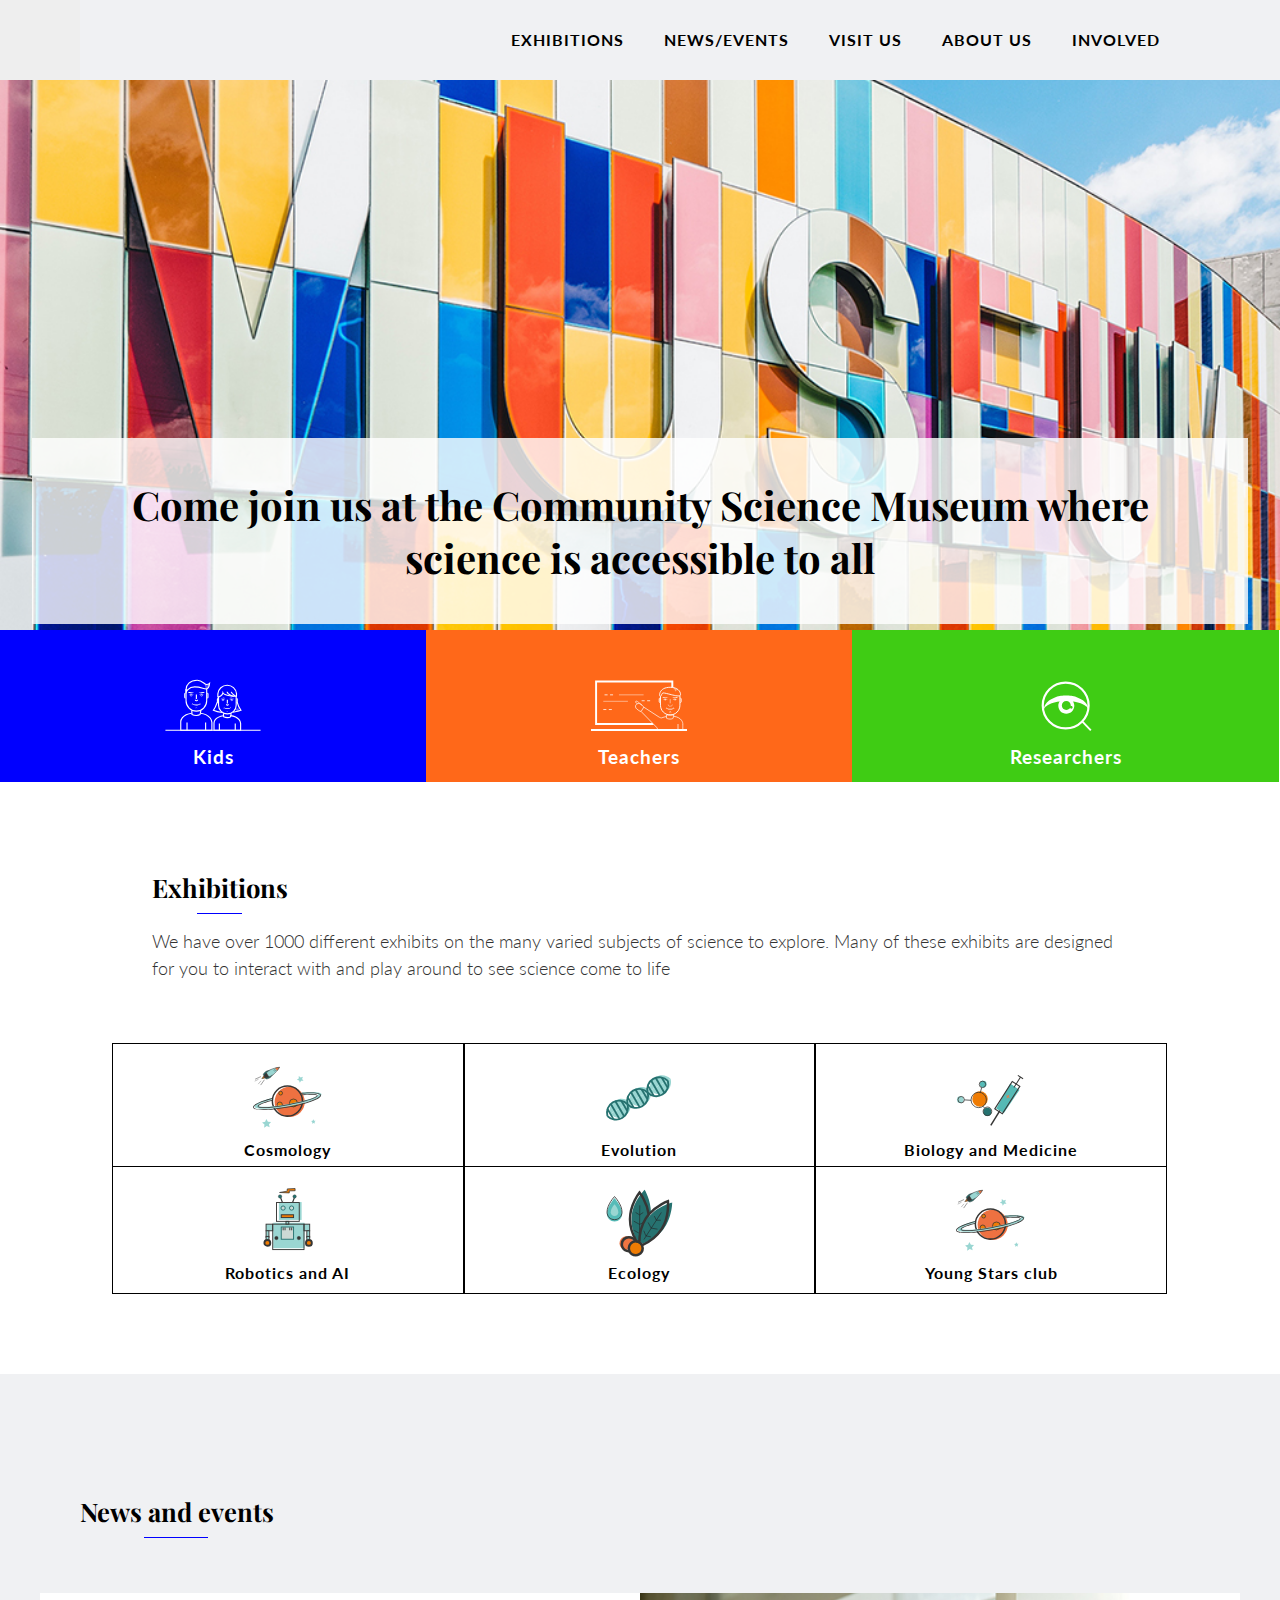
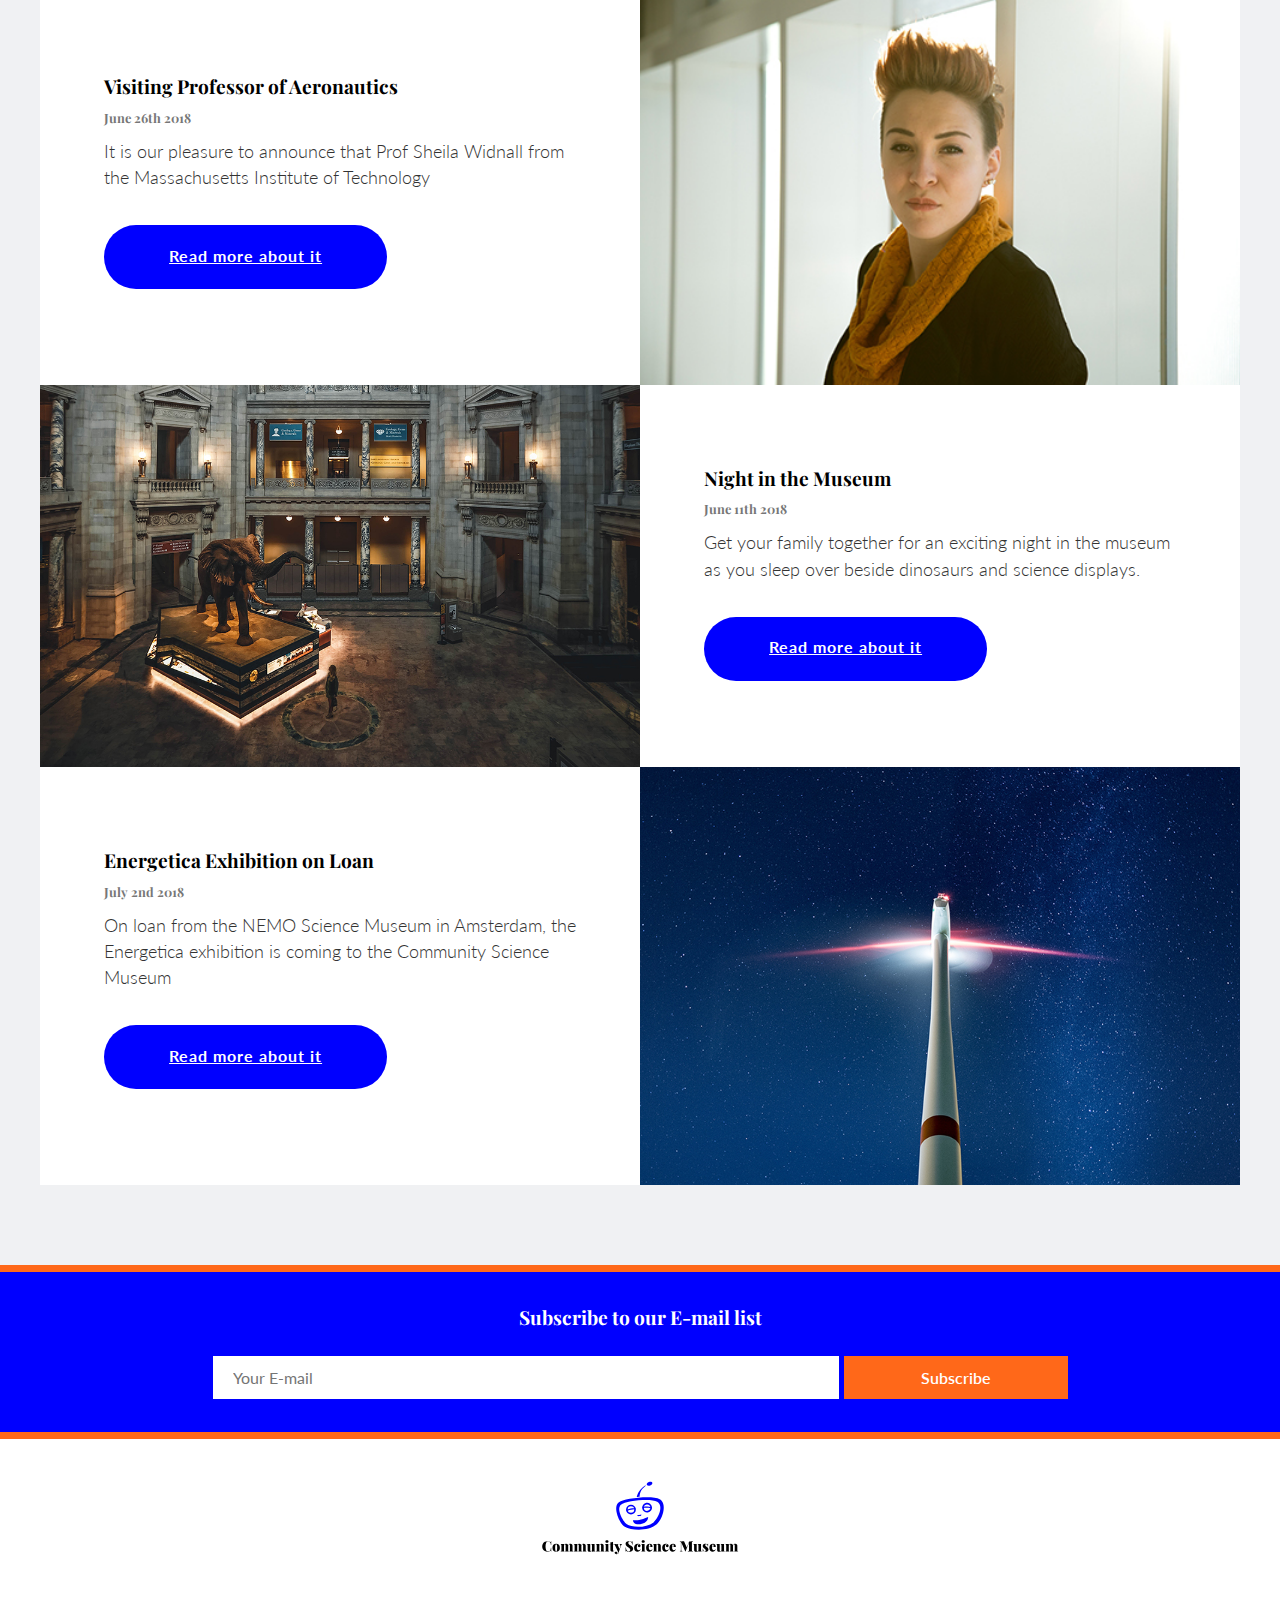
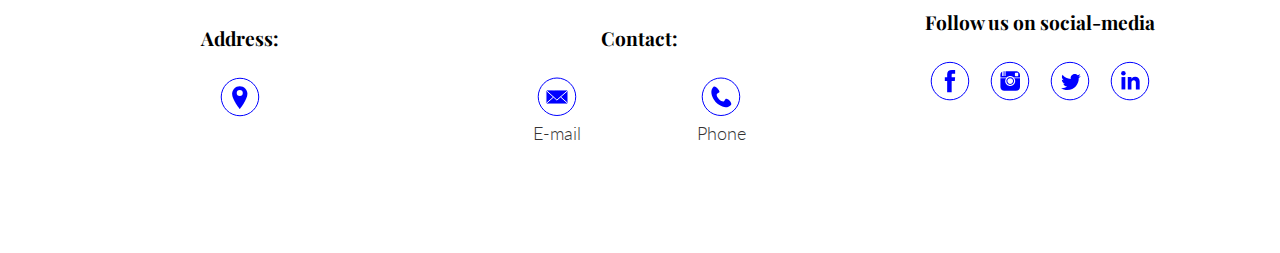
<file: index.html>
<!DOCTYPE html>
<html lang="en" dir="ltr">
  <head>
    <meta charset="utf-8">
    <meta name="viewport" content="width=device-width, initial-scale=1">
    <link rel="stylesheet" href="css/stylesheet.css">
    <script src="js/script.js"></script>
    <title>CSM</title>
  </head>
  <body id="page">

    <!-- HEADER -->
    <header>
      <nav class="navbar" id="myTopnav">
        <div class="logo" style="background-image: url(images/logo.svg); ">
            <a class="logo-topp "href="index.html"></a>
        </div>
           <ul>
             <li> <a class="nav-item" title="INVOLVED" href="involved.html">INVOLVED</a><li>
             <li> <a class="nav-item" title="ABOUT US" href="about.html" >ABOUT US</a><li>
             <li> <a class="nav-item" title="VISIT US" href="visit.html" >VISIT US</a><li>
             <li> <a class="nav-item" title="NEWS/EVENTS" href="news.html" >NEWS/EVENTS</a><li>
             <li> <a class="nav-item" title="EXHIBITIONS" href="exhibitions/index.html">EXHIBITIONS</a><li>
             <li> <a href="javascript:void(0);" class="icon" onclick="myFunction()">&#9776;</a></li>
           </ul>

       </nav>

    </header>

    <!-- TOP BANNER -->
    <section class="topbanner">
      <div class="banner-content">
        <div class="bannertext">
          <h1>Come join us at the Community Science Museum where science is accessible to all</h1>
        </div>
      </div>
    </section>
    <section class="explorers">
      <a class="target kids" href="about/kids.html">Kids</a>
      <a class="target teachers" href="#">Teachers</a>
      <a class="target researchers" href="#">Researchers</a>
    </section>


    <!-- EXHIBITIONS -->
    <section class="exhibitions clearfix">
      <div class="heading-txt">
        <h1 class="underline">Exhibitions</h1>
        <p>We have over 1000 different exhibits on the many varied subjects of science to explore. Many of these exhibits are designed for you to interact with and play around to see science come to life </p>
      </div>
      <div class="exhibitions-list clearfix">
        <a href="exhibitions/cosmology.html" class="ex-btn cosmology">Cosmology</a>
        <a href="exhibitions/evolution.html" class="ex-btn evolution">Evolution</a>
        <a href="exhibitions/biology.html" class="ex-btn biology">Biology and Medicine</a>
        <a href="exhibitions/robotics.html" class="ex-btn robot">Robotics and AI</a>
        <a href="exhibitions/ecology.html" class="ex-btn ecology">Ecology</a>
        <a href="kids/youngstars.html" class="ex-btn young-stars">Young Stars club</a>
      </div>
    </section>

    <!-- NEWS AND EVENTS -->

  <section class="news-events">
    <div class="heading-txt">
      <h1 class="underline">News and events</h1>
    </div>

    <section class="container">
      <div class="container-img" style="background-image: url(images/prof-sheila-widnall.jpg); min-height: 20em;">

      </div>
      <div class="container-txt">
        <h2>Visiting Professor of Aeronautics</h2>
        <h3>June 26th 2018</h3>
        <p>It is our pleasure to announce that Prof Sheila Widnall from the Massachusetts Institute of Technology </p>
        <a class="btn "href="#">Read more about it</a>
      </div>
    </section>

    <section class="container two">
      <div class="container-img two" style="background-image: url(images/night-at-the-museum-small.jpg); min-height: 20em;">

      </div>
      <div class="container-txt two">
        <h2>Night in the Museum</h2>
        <h3>June 11th 2018</h3>
        <p>Get your family together for an exciting night in the museum as you sleep over beside dinosaurs and science displays.</p>
        <a class="btn "href="#">Read more about it</a>
      </div>
    </section>

    <section class="container">
      <div class="container-img" style="background-image: url(images/wind-park-small.jpg); min-height: 20em;">

      </div>
      <div class="container-txt">
        <h2>Energetica Exhibition on Loan</h2>
        <h3>July 2nd 2018</h3>
        <p>On loan from the NEMO Science Museum in Amsterdam, the Energetica exhibition is coming to the Community Science Museum</p>
        <a class="btn "href="#">Read more about it</a>
      </div>
    </section>
  </section>

    <!-- SUBSCRIBE-FORM -->
    <section id="subscribe-form" class="subscribe">
     <form action="#" method="post">
       <h2>Subscribe to our E-mail list</h2>
       <input type="text" name="email" placeholder="Your E-mail">
       <input id="submit" type="submit" name="Subscribe" value="Subscribe" >
     </form>
    </section>

    <!-- FOOTER -->
    <section class="footer clearfix">
      <section class="center-logo">
        <img src="images/center-logo.svg" alt="Community science museum" width="100%;">
      </section>
      <section class=" address wrap">
        <h2>Address:</h2>
        <p>Liarvegen 1 <br>4265 Håvik</p>
        <div class="map button">
          <a class="map" href="#" title="Link to map location"></a>
          <p>Map</p>
        </div>
      </section>
      <hr>
      <section class="contact wrap">
        <h2>Contact:</h2>
        <div class="button">
          <a class="e-mail" href="#" title="Link to e-mail"></a>
         <p>E-mail</p>
       </div>
        <div class="button">
          <a class="phone" href="#" title="Link to Call us"></a>
         <p>Phone</p>
       </div>
      </section>
      <hr>
      <section class="social-media-btns wrap">
        <h2>Follow us on social-media</h2>
        <div class="facebook icon button">
        </div>
        <div class="instagram icon button">
        </div>
        <div class="twitter icon button">
        </div>
        <div class="linkedin icon button">
        </div>
      </section>

      <!-- <section id="social"class="social-media-btns wrap">

        <img class="icon" src="images/icons/social-media/face-small.svg" alt="Visit us on facebook">
        <img class="icon" src="images/icons/social-media/insta-small.svg" alt="Visit us on Instagram">
        <img class="icon" src="images/icons/social-media/linked-small.svg" alt="Follow us on Linked-in">
        <img class="icon" src="images/icons/social-media/linked-small.svg" alt="Follow us on Twitter">
      </section> -->
      <hr>

    </section>


  </body>
</html>
</file>
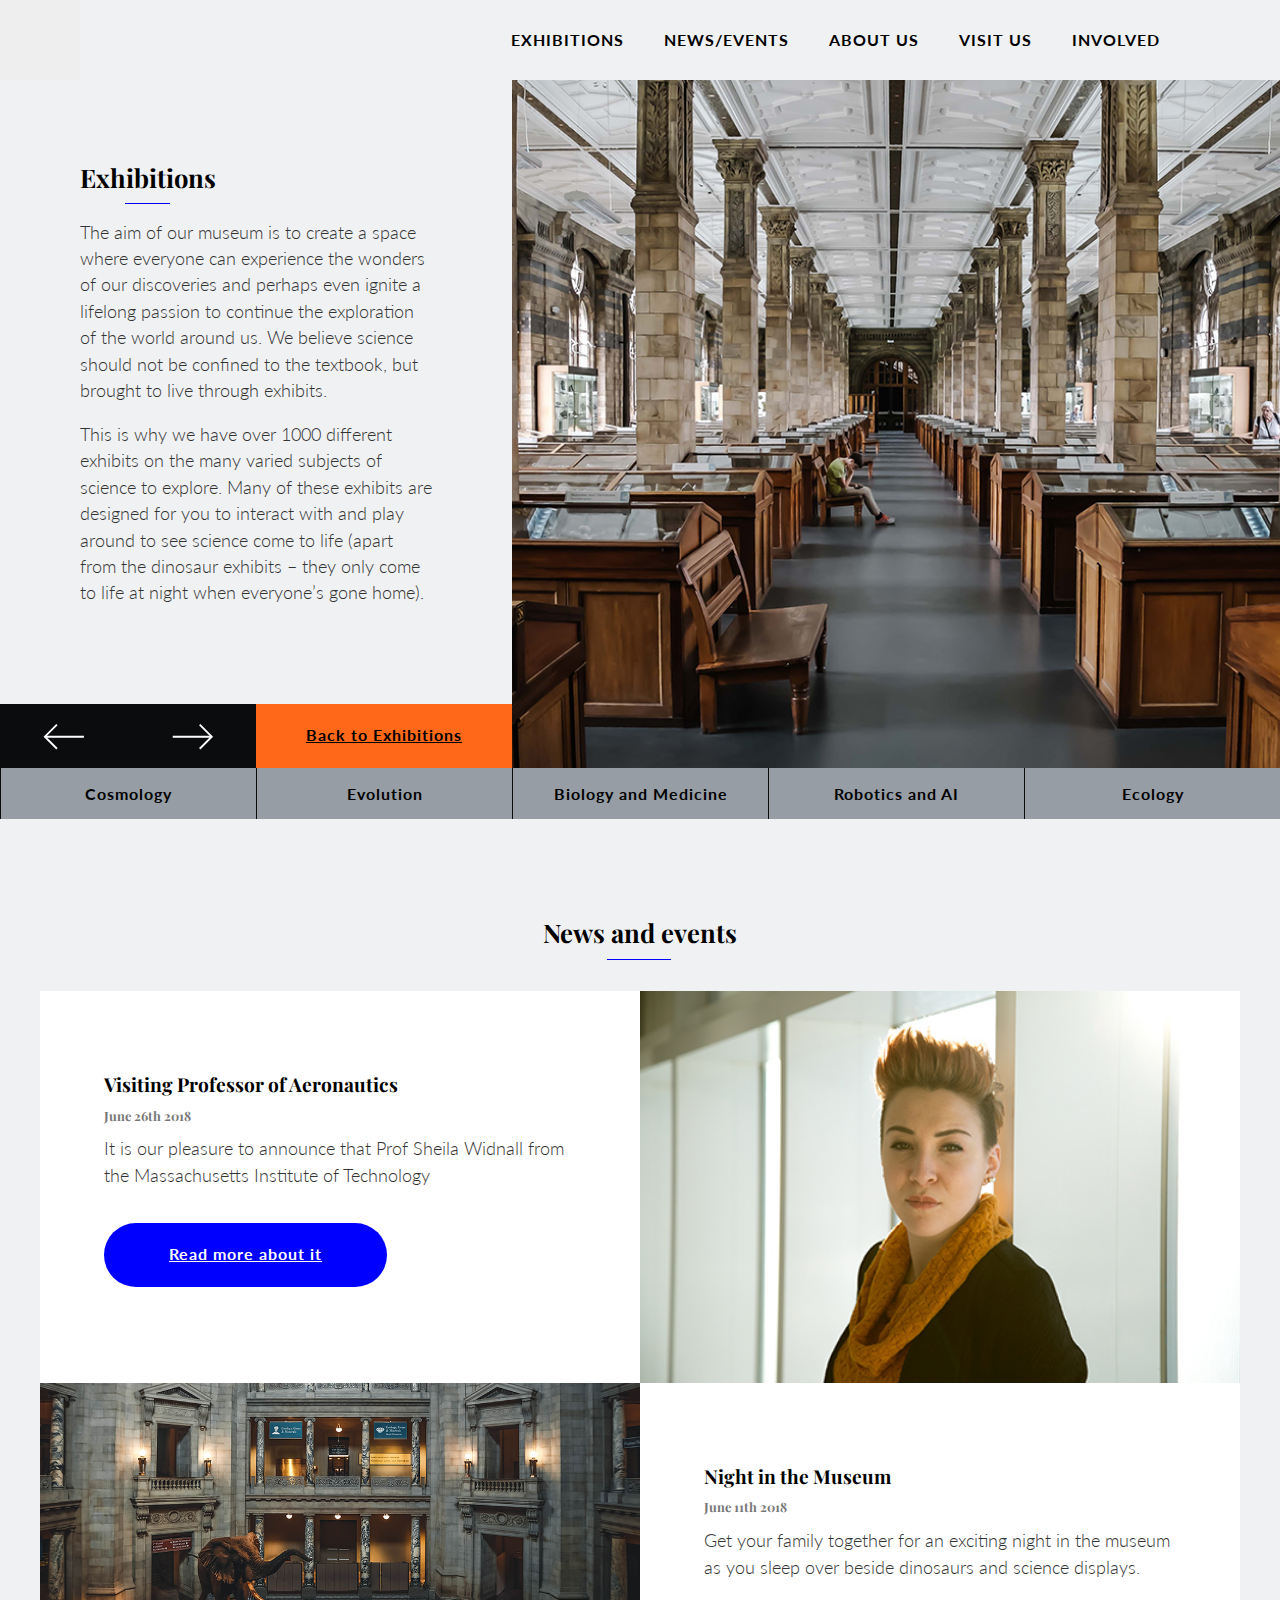
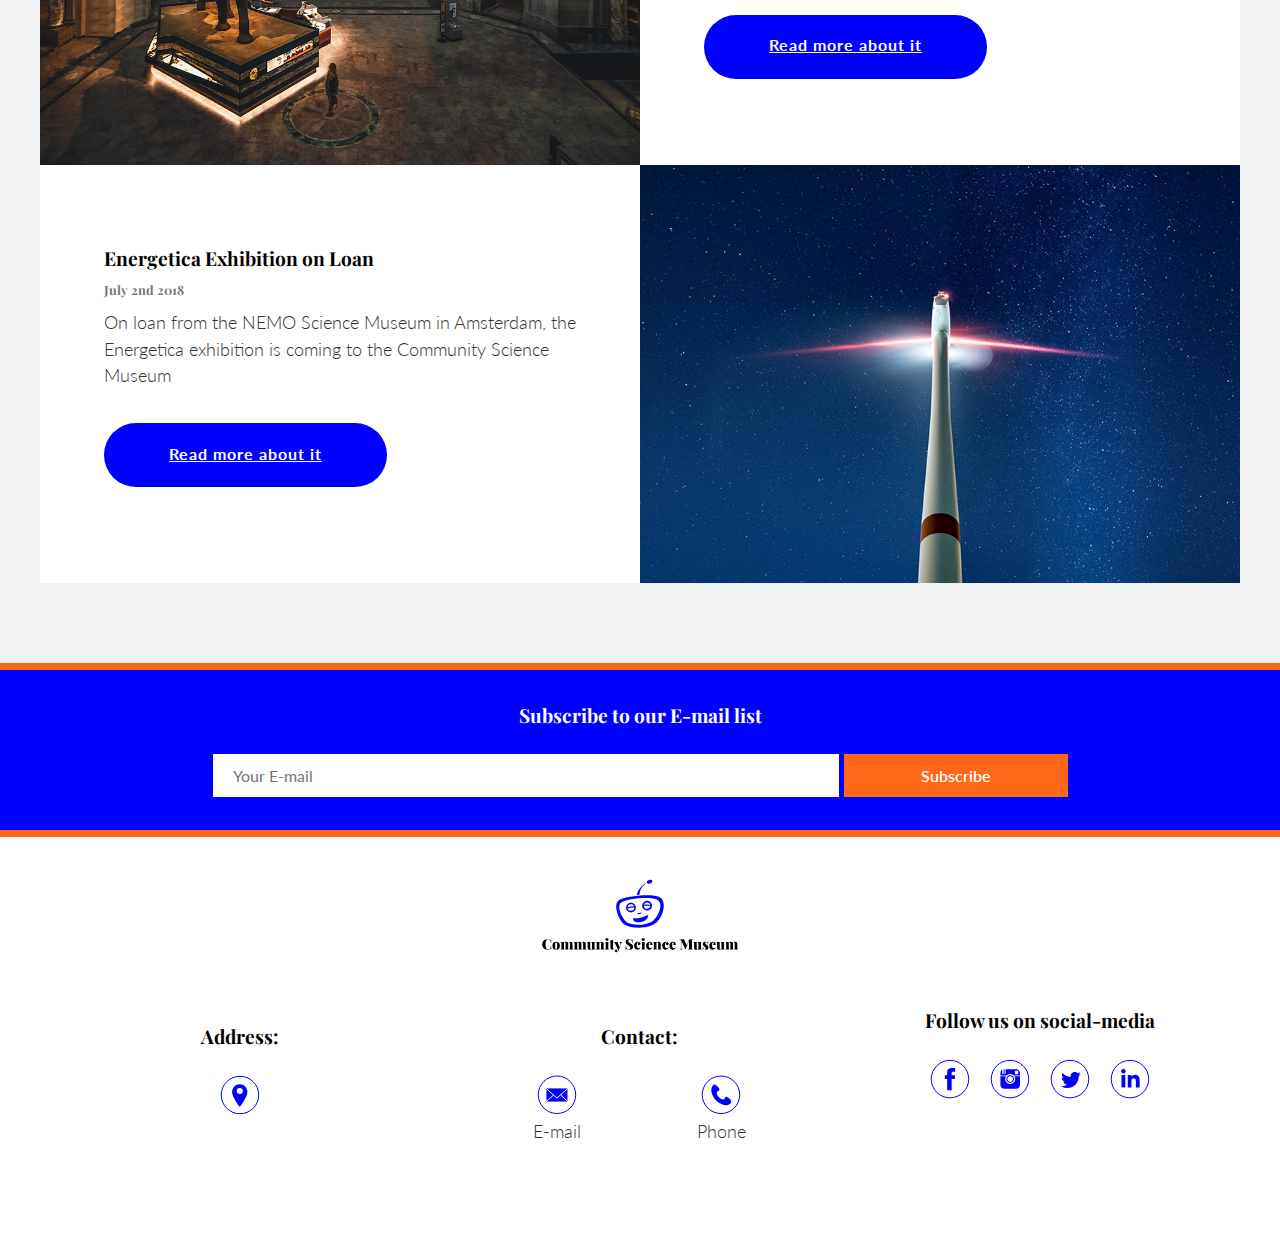
<file: exhibitions/index.html>
<!DOCTYPE html>
<html lang="en" dir="ltr">
  <head>
    <meta charset="utf-8">
    <meta name="viewport" content="width=device-width, initial-scale=1">
    <link rel="stylesheet" href="../css/stylesheet.css">
    <script src="../js/script.js"></script>
    <title>CSM</title>
  </head>
  <body id="page">

    <!-- HEADER -->
    <header>
      <nav class="navbar clearfix" id="myTopnav">
        <div class="logo" style="background-image: url(../images/logo.svg); ">
            <a class="logo-topp "href="../index.html"></a>
        </div>
           <ul>
             <li> <a class="nav-item" title="INVOLVED" href="../involved.html">INVOLVED</a><li>
             <li> <a class="nav-item" title="VISIT US" href="../visit.html" >VISIT US</a><li>
             <li> <a class="nav-item" title="ABOUT US" href="../about.html" >ABOUT US</a><li>
             <li> <a class="nav-item" title="NEWS/EVENTS" href="../news.html" >NEWS/EVENTS</a><li>
             <li> <a class="nav-item" title="EXHIBITIONS" href="overview.html">EXHIBITIONS</a><li>
             <li> <a href="javascript:void(0);" class="icon" onclick="myFunction()">&#9776;</a></li>
           </ul>

       </nav>

    </header>

    <!-- TOP BANNER -->
    <!-- <section class="navigation-btn clearfix">
      <div>
        <a class="activebtn active" href="#"></a>
      </div>
      <div>
        <a class="activebtn" href="#"></a>
      </div>
      <div>
        <a class="activebtn" href="#"></a>
      </div>
      <div>
        <a class="activebtn" href="#"></a>
      </div>
      <div>
        <a class="activebtn" href="#"></a>
      </div>
    </section> -->



  <!-- EXHIBITION_FLEX -->
    <section class="container top clearfix">

      <div class="container-img left" style="background-image: url(../images/exhibitions-small.jpg); min-height: 30em;">
      </div>

      <div class="container-content">
          <!-- <h1 class="exhibition-h1">EXHIBITIONS</h1> -->
          <div class="container-topcontent">
          <h1 class="underline">Exhibitions</h1>
          <p>The aim of our museum is to create a space where everyone can experience the wonders
            of our discoveries and perhaps even ignite a lifelong passion to continue the exploration
            of the world around us. We believe science should not be confined to the textbook, but
            brought to live through exhibits.<p>
          <p>This is why we have over 1000 different exhibits on the many varied subjects of science
          to explore. Many of these exhibits are designed for you to interact with and play
          around to see science come to life (apart from the dinosaur exhibits – they only come
          to life at night when everyone’s gone home).</p>
          </div>
        <div class="container-buttons clearfix">
          <div>
            <a class="squarebtn left" href="ecology.html"></a>
          </div>
          <div>
            <a class="squarebtn right" href="cosmology.html"></a>
          </div>
          <div>
            <a class="squarebtn back-to" href="../index.html">Back to Exhibitions</a>
          </div>
        </div>
      </div>
    </section>

    <section class="all-exhibitions clearfix">
      <div class="all-exhibitions-btn clearfix">
        <a href="cosmology.html" class="exhibition-btn cosmology">Cosmology</a>
        <a href="evolution.html" class="exhibition-btn evolution">Evolution</a>
        <a href="biology.html" class="exhibition-btn biology">Biology and Medicine</a>
        <a href="robotics.html" class="exhibition-btn robot">Robotics and AI</a>
        <a href="ecology.html" class="exhibition-btn ecology">Ecology</a>
      </div>
    </section>

    <!-- TARGETS -->
    <!-- <section class="explorers">
      <a class="target kids" href="#">Kids</a>
      <a class="target teachers" href="#">Teachers</a>
      <a class="target researchers" href="#">Researchers</a>
    </section> -->


    <!-- EXHIBITIONS -->


    <!-- NEWS AND EVENTS -->
    <section class="news-events">
      <div class="exhibition-txt">
        <h1 class="underline">News and events</h1>
      </div>

      <section class="container">
        <div class="container-img" style="background-image: url(../images/prof-sheila-widnall.jpg); min-height: 20em;">

        </div>
        <div class="container-txt">
          <h2>Visiting Professor of Aeronautics</h2>
          <h3>June 26th 2018</h3>
          <p>It is our pleasure to announce that Prof Sheila Widnall from the Massachusetts Institute of Technology </p>
          <a class="btn "href="#">Read more about it</a>
        </div>
      </section>

      <section class="container two">
        <div class="container-img two" style="background-image: url(../images/night-at-the-museum-small.jpg); min-height: 20em;">

        </div>
        <div class="container-txt two">
          <h2>Night in the Museum</h2>
          <h3>June 11th 2018</h3>
          <p>Get your family together for an exciting night in the museum as you sleep over beside dinosaurs and science displays.</p>
          <a class="btn "href="#">Read more about it</a>
        </div>
      </section>

      <section class="container">
        <div class="container-img" style="background-image: url(../images/wind-park-small.jpg); min-height: 20em;">

        </div>
        <div class="container-txt">
          <h2>Energetica Exhibition on Loan</h2>
          <h3>July 2nd 2018</h3>
          <p>On loan from the NEMO Science Museum in Amsterdam, the Energetica exhibition is coming to the Community Science Museum</p>
          <a class="btn "href="#">Read more about it</a>
        </div>
      </section>
    </section>



    <!-- SUBSCRIBE-FORM -->
    <section id="subscribe-form" class="subscribe">
     <form action="#" method="post">
       <h2>Subscribe to our E-mail list</h2>
       <input type="text" name="email" placeholder="Your E-mail">
       <input id="submit" type="submit" name="Subscribe" value="Subscribe" >
     </form>
    </section>

    <!-- FOOTER -->
    <section class="footer clearfix">
      <section class="center-logo">
        <img src="../images/center-logo.svg" alt="Community science museum" width="100%;">
      </section>
      <section class=" address wrap">
        <h2>Address:</h2>
        <p>Liarvegen 1 <br>4265 Håvik</p>
        <div class="map button">
          <a class="map" href="#" title="Link to map location"></a>
          <p>Map</p>
        </div>
      </section>
      <hr>
      <section class="contact wrap">
        <h2>Contact:</h2>
        <div class="button">
          <a class="e-mail" href="#" title="Link to e-mail"></a>
         <p>E-mail</p>
       </div>
        <div class="button">
          <a class="phone" href="#" title="Link to Call us"></a>
         <p>Phone</p>
       </div>
      </section>
      <hr>
      <section class="social-media-btns wrap">
        <h2>Follow us on social-media</h2>
        <div class="facebook icon button">
        </div>
        <div class="instagram icon button">
        </div>
        <div class="twitter icon button">
        </div>
        <div class="linkedin icon button">
        </div>
      </section>

      <hr>

    </section>


  </body>
</html>
</file>
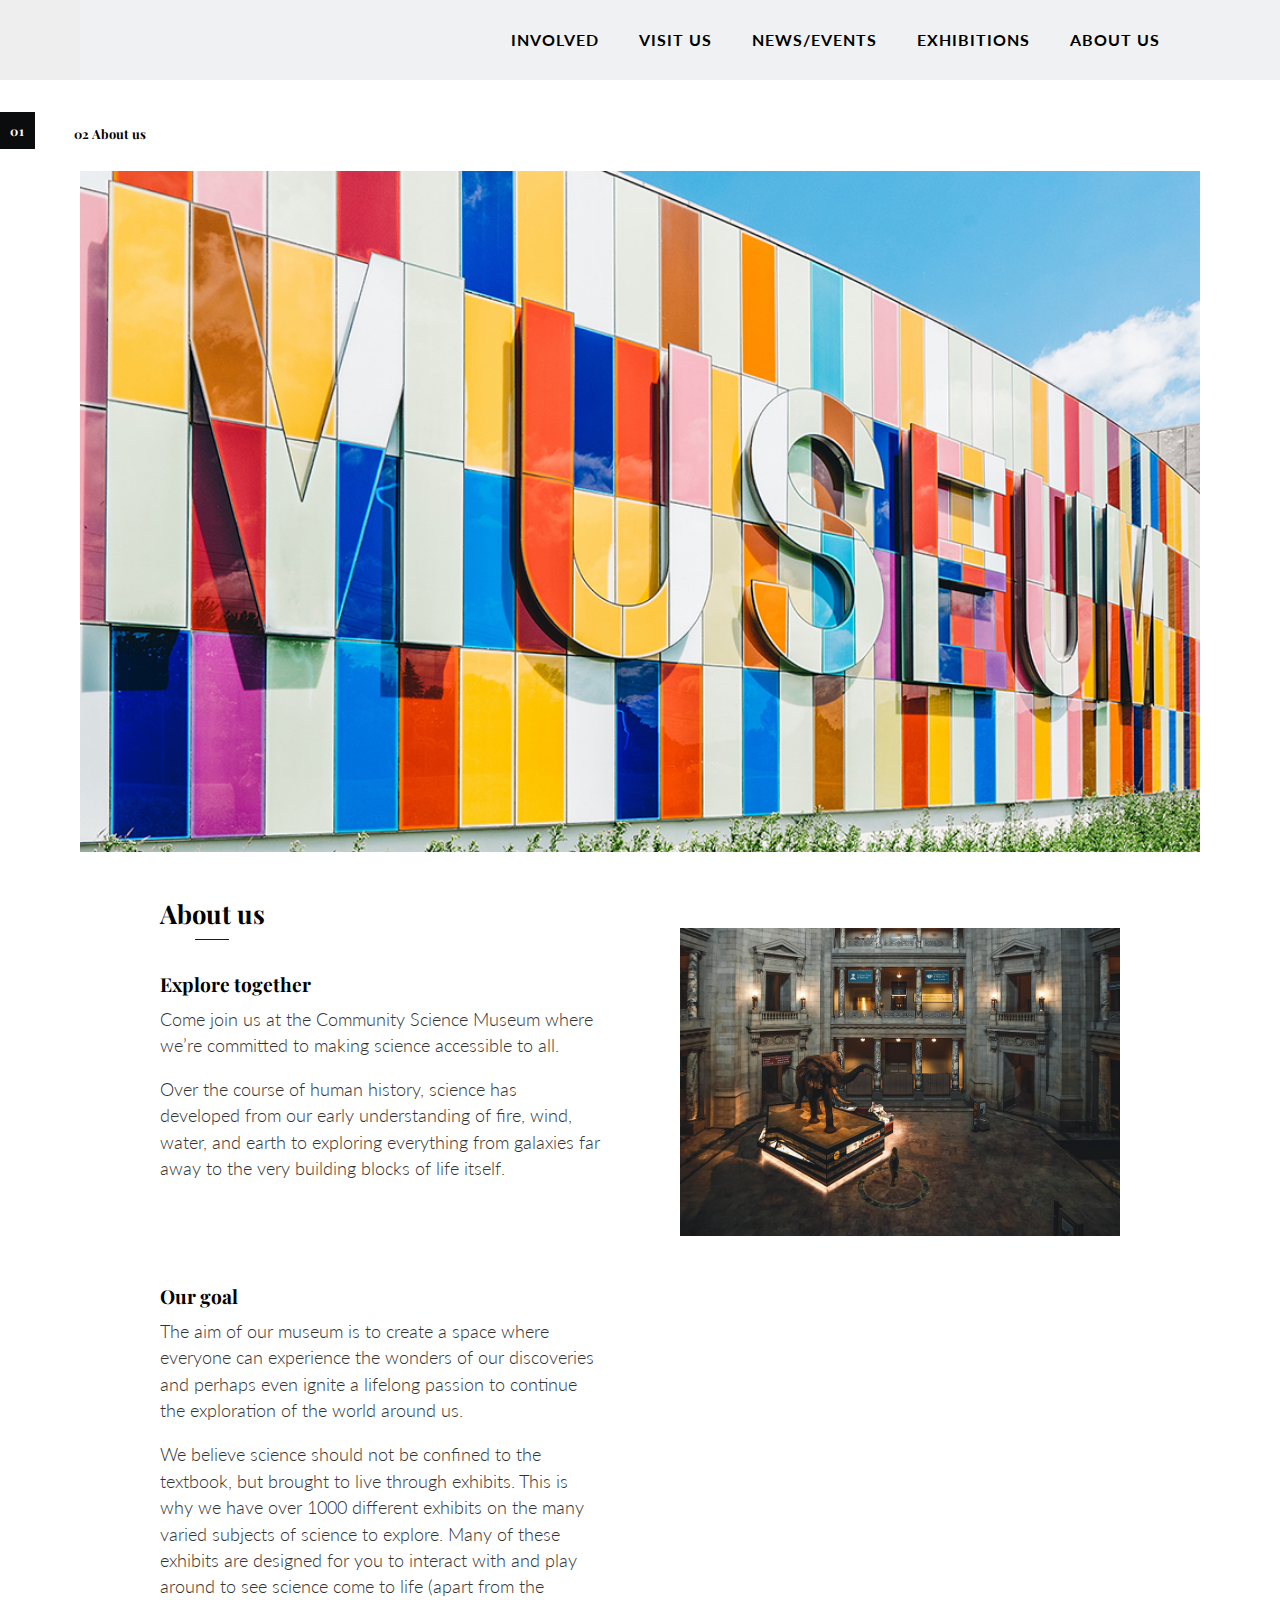
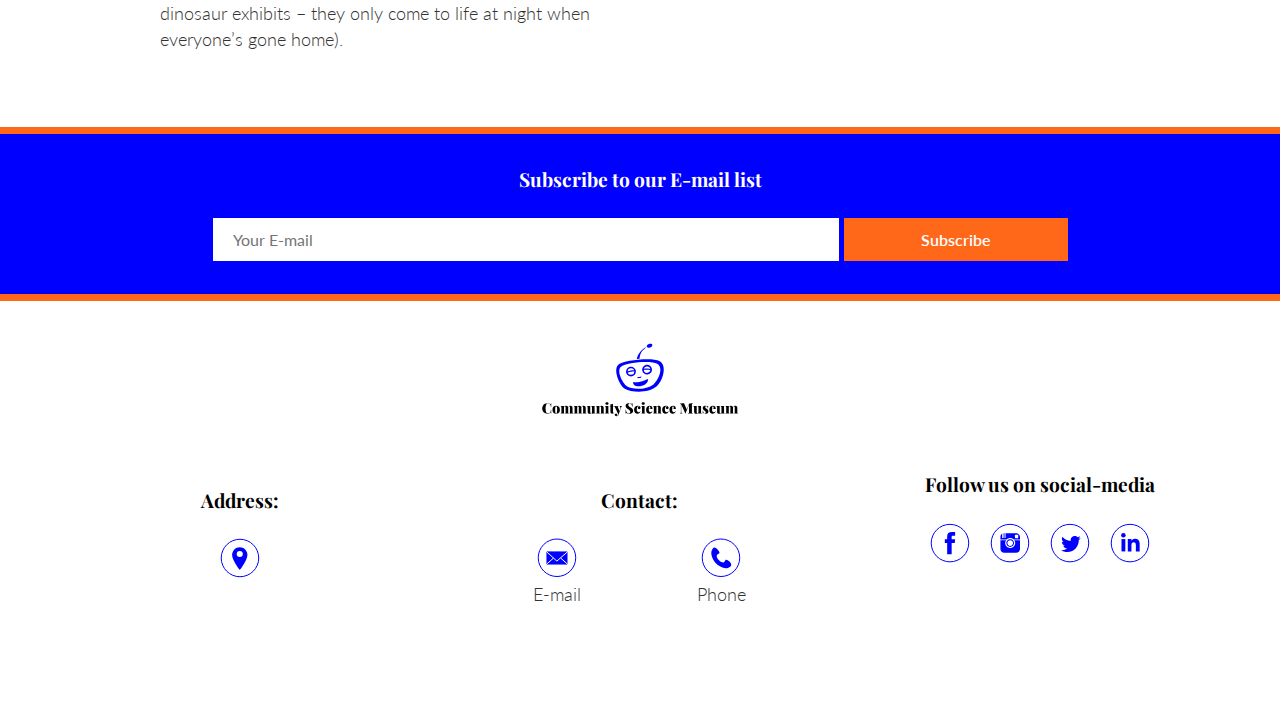
<file: about.html>
<!DOCTYPE html>
<html lang="en" dir="ltr">
  <head>
    <meta charset="utf-8">
    <meta name="viewport" content="width=device-width, initial-scale=1">
    <link rel="stylesheet" href="css/stylesheet.css">
    <script src="js/script.js"></script>
    <title>CSM</title>
  </head>
  <body id="page">

    <!-- HEADER -->
    <header>
      <nav class="navbar" id="myTopnav">
        <div class="logo" style="background-image: url(images/logo.svg); ">
            <a class="logo-topp "href="index.html"></a>
        </div>
           <ul>
               <li> <a class="nav-item" title="ABOUT US" href="about.html" >ABOUT US</a><li>
               <li> <a class="nav-item" title="EXHIBITIONS" href="exhibitions/index.html">EXHIBITIONS</a><li>
               <li> <a class="nav-item" title="NEWS/EVENTS" href="news.html" >NEWS/EVENTS</a><li>
               <li> <a class="nav-item" title="VISIT US" href="visit.html" >VISIT US</a><li>
               <li> <a class="nav-item" title="INVOLVED" href="involved.html">INVOLVED</a><li>
               <li> <a href="javascript:void(0);" class="icon" onclick="myFunction()">&#9776;</a></li>
           </ul>

       </nav>

    </header>

    <!-- TOP BANNER -->

    <!-- breadcrumbs -->
    <section class="breadcrumbs">
      <div>
        <a class="number 01"href="index.html">01</a>
      </div>
      <div class="rule">
        <hr>
      </div>
      <div class="site-title">
        <h4>02 About us</h4>
      </div>
    </section>
    
    <!-- main -->
    <section class="about-main clearfix">
      <div class="about-img-large">
        <img class="img-large" src="images/science-museum.jpg" alt="">
        <img class="img-large-two" src="images/night-at-the-museum-small.jpg" alt="">
      </div>
      <div class="about-content clearfix ">
        <div class="about-txt-left">
          <h1 class="underline">About us</h1>
          <h2>Explore together</h2>
          <p>Come join us at the Community Science Museum where we’re committed
            to making science accessible to all.</p>
          <p>Over the course of human history, science has developed from our early understanding of fire, wind, water, and earth to exploring
            everything from galaxies far away to the very building blocks of life itself.</p>
        </div>
        <div class="about-img-small">
          <img class="img-small" src="images/night-at-the-museum-small.jpg" alt="">
        </div>
        <div class="about-txt-right">
          <h2>Our goal</h2>
          <p>The aim of our museum is to create a space where everyone can experience the wonders of our discoveries and perhaps even ignite
            a lifelong passion to continue the exploration of the world around us.</p>
          <p>We believe science should not be confined to the textbook, but brought to live through exhibits. This is why we have over
            1000 different exhibits on the many varied subjects of science to explore.
            Many of these exhibits are designed for you to interact with and play around
            to see science come to life (apart from the dinosaur exhibits – they only come
            to life at night when everyone’s gone home).</p>
        </div>

      </div>

    </section>


    <!-- EXHIBITIONS -->


    <!-- NEWS AND EVENTS -->



    <!-- SUBSCRIBE-FORM -->
    <section id="subscribe-form" class="subscribe">
     <form action="#" method="post">
       <h2>Subscribe to our E-mail list</h2>
       <input type="text" name="email" placeholder="Your E-mail">
       <input id="submit" type="submit" name="Subscribe" value="Subscribe" >
     </form>
    </section>

    <!-- FOOTER -->
    <section class="footer clearfix">
      <section class="center-logo">
        <img src="images/center-logo.svg" alt="Community science museum" width="100%;">
      </section>
      <section class=" address wrap">
        <h2>Address:</h2>
        <p>Liarvegen 1 <br>4265 Håvik</p>
        <div class="map button">
          <a class="map" href="#" title="Link to map location"></a>
          <p>Map</p>
        </div>
      </section>
      <hr>
      <section class="contact wrap">
        <h2>Contact:</h2>
        <div class="button">
          <a class="e-mail" href="#" title="Link to e-mail"></a>
         <p>E-mail</p>
       </div>
        <div class="button">
          <a class="phone" href="#" title="Link to Call us"></a>
         <p>Phone</p>
       </div>
      </section>
      <hr>
      <section class="social-media-btns wrap">
        <h2>Follow us on social-media</h2>
        <div class="facebook icon button">
        </div>
        <div class="instagram icon button">
        </div>
        <div class="twitter icon button">
        </div>
        <div class="linkedin icon button">
        </div>
      </section>

      <!-- <section id="social"class="social-media-btns wrap">

        <img class="icon" src="images/icons/social-media/face-small.svg" alt="Visit us on facebook">
        <img class="icon" src="images/icons/social-media/insta-small.svg" alt="Visit us on Instagram">
        <img class="icon" src="images/icons/social-media/linked-small.svg" alt="Follow us on Linked-in">
        <img class="icon" src="images/icons/social-media/linked-small.svg" alt="Follow us on Twitter">
      </section> -->
      <hr>

    </section>


  </body>
</html>
</file>
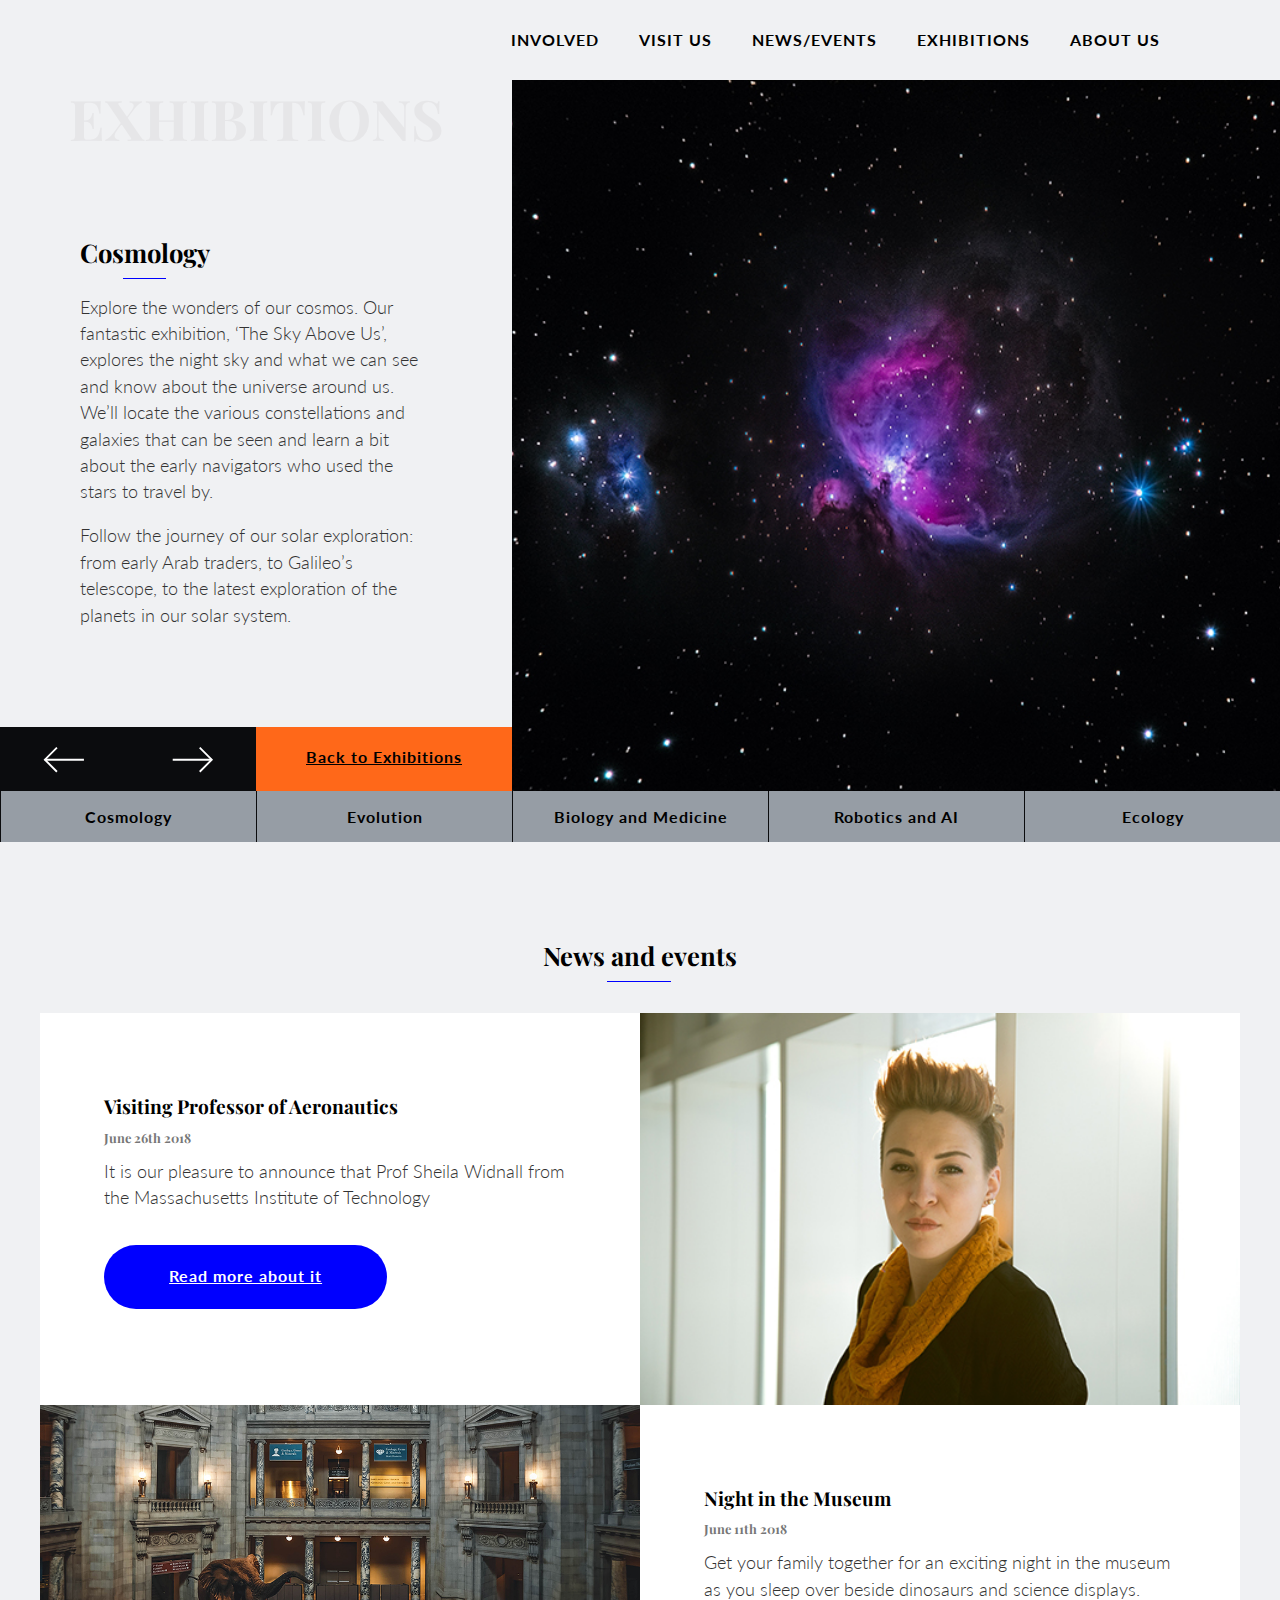
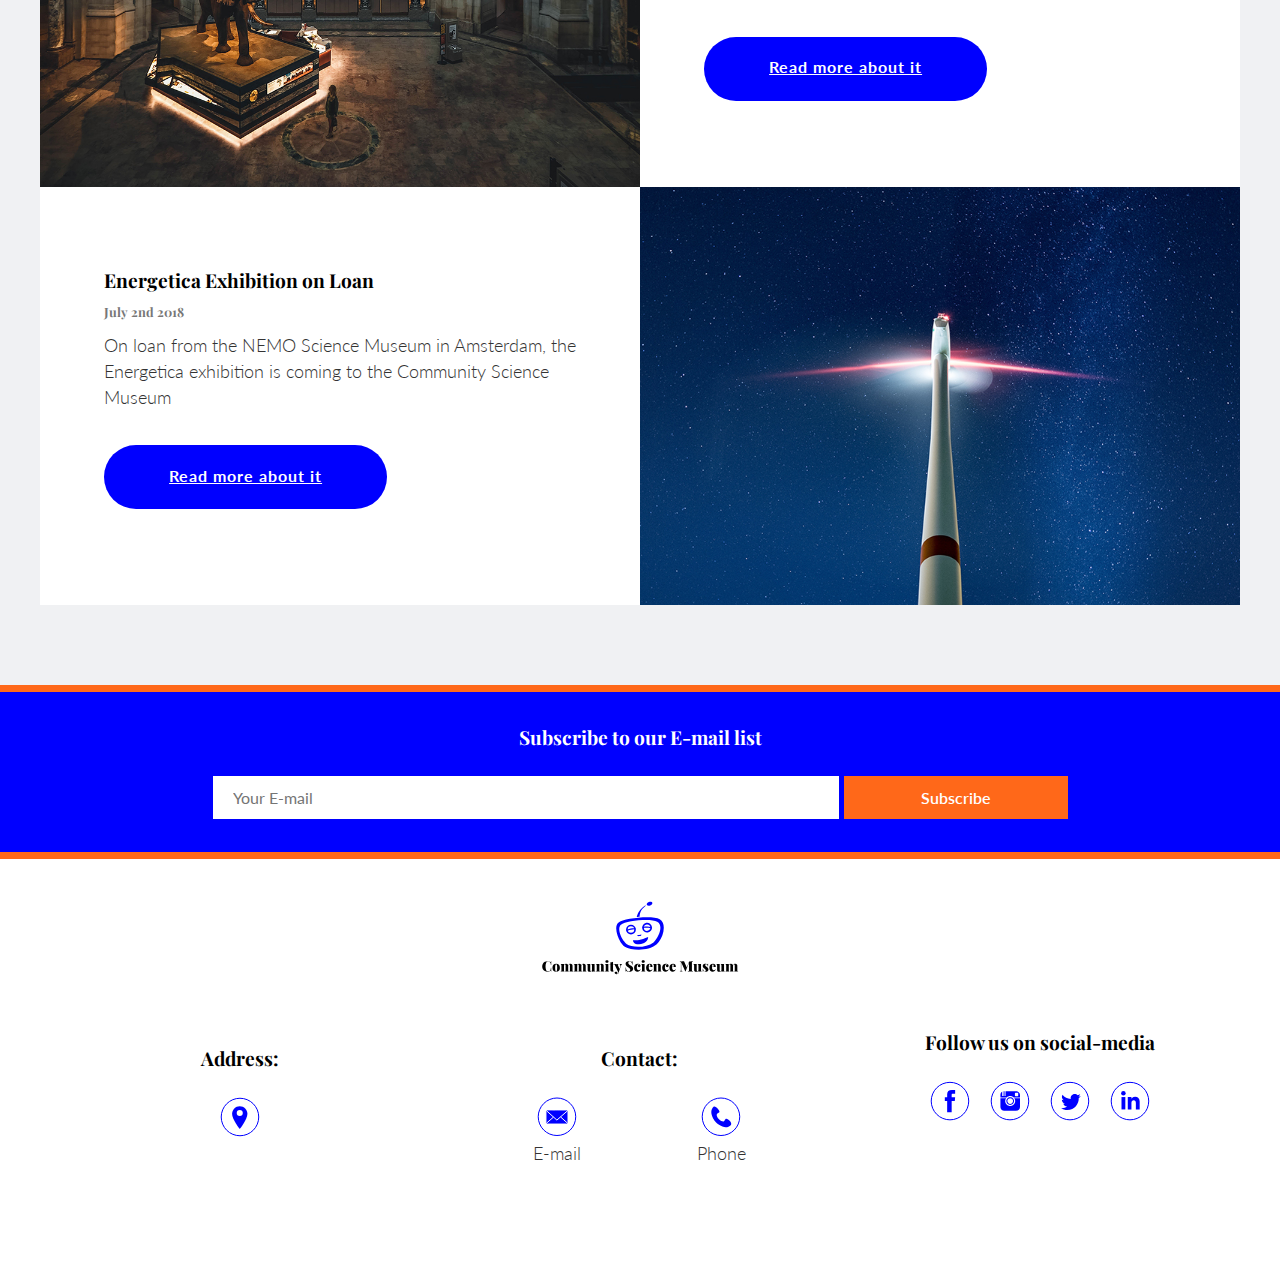
<file: exhibitions.html>
<!DOCTYPE html>
<html lang="en" dir="ltr">
  <head>
    <meta charset="utf-8">
    <meta name="viewport" content="width=device-width, initial-scale=1">
    <link rel="stylesheet" href="css/stylesheet.css">
    <script src="js/script.js"></script>
    <title>CSM</title>
  </head>
  <body id="page">

    <!-- HEADER -->
    <header>
      <nav class="navbar clearfix" id="myTopnav">
           <ul>
               <li> <a class="nav-item" title="ABOUT US" href="about.html" >ABOUT US</a><li>
               <li> <a class="nav-item" title="EXHIBITIONS" href="exhibitions.html">EXHIBITIONS</a><li>
               <li> <a class="nav-item" title="NEWS/EVENTS" href="news.html" >NEWS/EVENTS</a><li>
               <li> <a class="nav-item" title="VISIT US" href="visit.html" >VISIT US</a><li>
               <li> <a class="nav-item" title="INVOLVED" href="involved.html">INVOLVED</a><li>
               <li> <a href="javascript:void(0);" class="icon" onclick="myFunction()">&#9776;</a></li>
           </ul>

       </nav>

    </header>

    <!-- TOP BANNER -->
    <!-- <section class="navigation-btn clearfix">
      <div>
        <a class="activebtn active" href="#"></a>
      </div>
      <div>
        <a class="activebtn" href="#"></a>
      </div>
      <div>
        <a class="activebtn" href="#"></a>
      </div>
      <div>
        <a class="activebtn" href="#"></a>
      </div>
      <div>
        <a class="activebtn" href="#"></a>
      </div>
    </section> -->



  <!-- EXHIBITION_FLEX -->
    <section class="container top clearfix">

      <div class="container-img left" style="background-image: url(images/space-small.jpg); min-height: 20em;">
      </div>

      <div class="container-content">
          <h1 class="exhibition-h1">EXHIBITIONS</h1>
          <div class="container-topcontent">
          <h1 class="underline">Cosmology</h1>
          <p>Explore the wonders of our cosmos. Our fantastic exhibition,
          ‘The Sky Above Us’, explores the night sky and what we can see
          and know about the universe around us.
           We’ll locate the various constellations and galaxies that
           can be seen and learn a bit about the early navigators who
           used the stars to travel by.</p>
          <p>Follow the journey of our solar exploration: from early
            Arab traders, to Galileo’s telescope, to the latest exploration
            of the planets in our solar system.</p>
          </div>
        <div class="container-buttons clearfix">
          <div>
            <a class="squarebtn left" href="#"></a>
          </div>
          <div>
            <a class="squarebtn right" href="#"></a>
          </div>
          <div>
            <a class="squarebtn back-to" href="#">Back to Exhibitions</a>
          </div>
        </div>
      </div>
    </section>

    <section class="all-exhibitions clearfix">
      <div class="all-exhibitions-btn clearfix">
        <a href="#" class="exhibition-btn cosmology">Cosmology</a>
        <a href="#" class="exhibition-btn evolution">Evolution</a>
        <a href="#" class="exhibition-btn biology">Biology and Medicine</a>
        <a href="#" class="exhibition-btn robot">Robotics and AI</a>
        <a href="#" class="exhibition-btn ecology">Ecology</a>
      </div>
    </section>

    <!-- TARGETS -->
    <!-- <section class="explorers">
      <a class="target kids" href="#">Kids</a>
      <a class="target teachers" href="#">Teachers</a>
      <a class="target researchers" href="#">Researchers</a>
    </section> -->


    <!-- EXHIBITIONS -->


    <!-- NEWS AND EVENTS -->
    <section class="news-events">
      <div class="exhibition-txt">
        <h1 class="underline">News and events</h1>
      </div>

      <section class="container">
        <div class="container-img" style="background-image: url(images/prof-sheila-widnall.jpg); min-height: 20em;">

        </div>
        <div class="container-txt">
          <h2>Visiting Professor of Aeronautics</h2>
          <h3>June 26th 2018</h3>
          <p>It is our pleasure to announce that Prof Sheila Widnall from the Massachusetts Institute of Technology </p>
          <a class="btn "href="#">Read more about it</a>
        </div>
      </section>

      <section class="container two">
        <div class="container-img two" style="background-image: url(images/night-at-the-museum-small.jpg); min-height: 20em;">

        </div>
        <div class="container-txt two">
          <h2>Night in the Museum</h2>
          <h3>June 11th 2018</h3>
          <p>Get your family together for an exciting night in the museum as you sleep over beside dinosaurs and science displays.</p>
          <a class="btn "href="#">Read more about it</a>
        </div>
      </section>

      <section class="container">
        <div class="container-img" style="background-image: url(images/wind-park-small.jpg); min-height: 20em;">

        </div>
        <div class="container-txt">
          <h2>Energetica Exhibition on Loan</h2>
          <h3>July 2nd 2018</h3>
          <p>On loan from the NEMO Science Museum in Amsterdam, the Energetica exhibition is coming to the Community Science Museum</p>
          <a class="btn "href="#">Read more about it</a>
        </div>
      </section>
    </section>



    <!-- SUBSCRIBE-FORM -->
    <section id="subscribe-form" class="subscribe">
     <form action="#" method="post">
       <h2>Subscribe to our E-mail list</h2>
       <input type="text" name="email" placeholder="Your E-mail">
       <input id="submit" type="submit" name="Subscribe" value="Subscribe" >
     </form>
    </section>

    <!-- FOOTER -->
    <section class="footer clearfix">
      <section class="center-logo">
        <img src="images/center-logo.svg" alt="Community science museum" width="100%;">
      </section>
      <section class=" address wrap">
        <h2>Address:</h2>
        <p>Liarvegen 1 <br>4265 Håvik</p>
        <div class="map button">
          <a class="map" href="#" title="Link to map location"></a>
          <p>Map</p>
        </div>
      </section>
      <hr>
      <section class="contact wrap">
        <h2>Contact:</h2>
        <div class="button">
          <a class="e-mail" href="#" title="Link to e-mail"></a>
         <p>E-mail</p>
       </div>
        <div class="button">
          <a class="phone" href="#" title="Link to Call us"></a>
         <p>Phone</p>
       </div>
      </section>
      <hr>
      <section class="social-media-btns wrap">
        <h2>Follow us on social-media</h2>
        <div class="facebook icon button">
        </div>
        <div class="instagram icon button">
        </div>
        <div class="twitter icon button">
        </div>
        <div class="linkedin icon button">
        </div>
      </section>

      <hr>

    </section>


  </body>
</html>
</file>
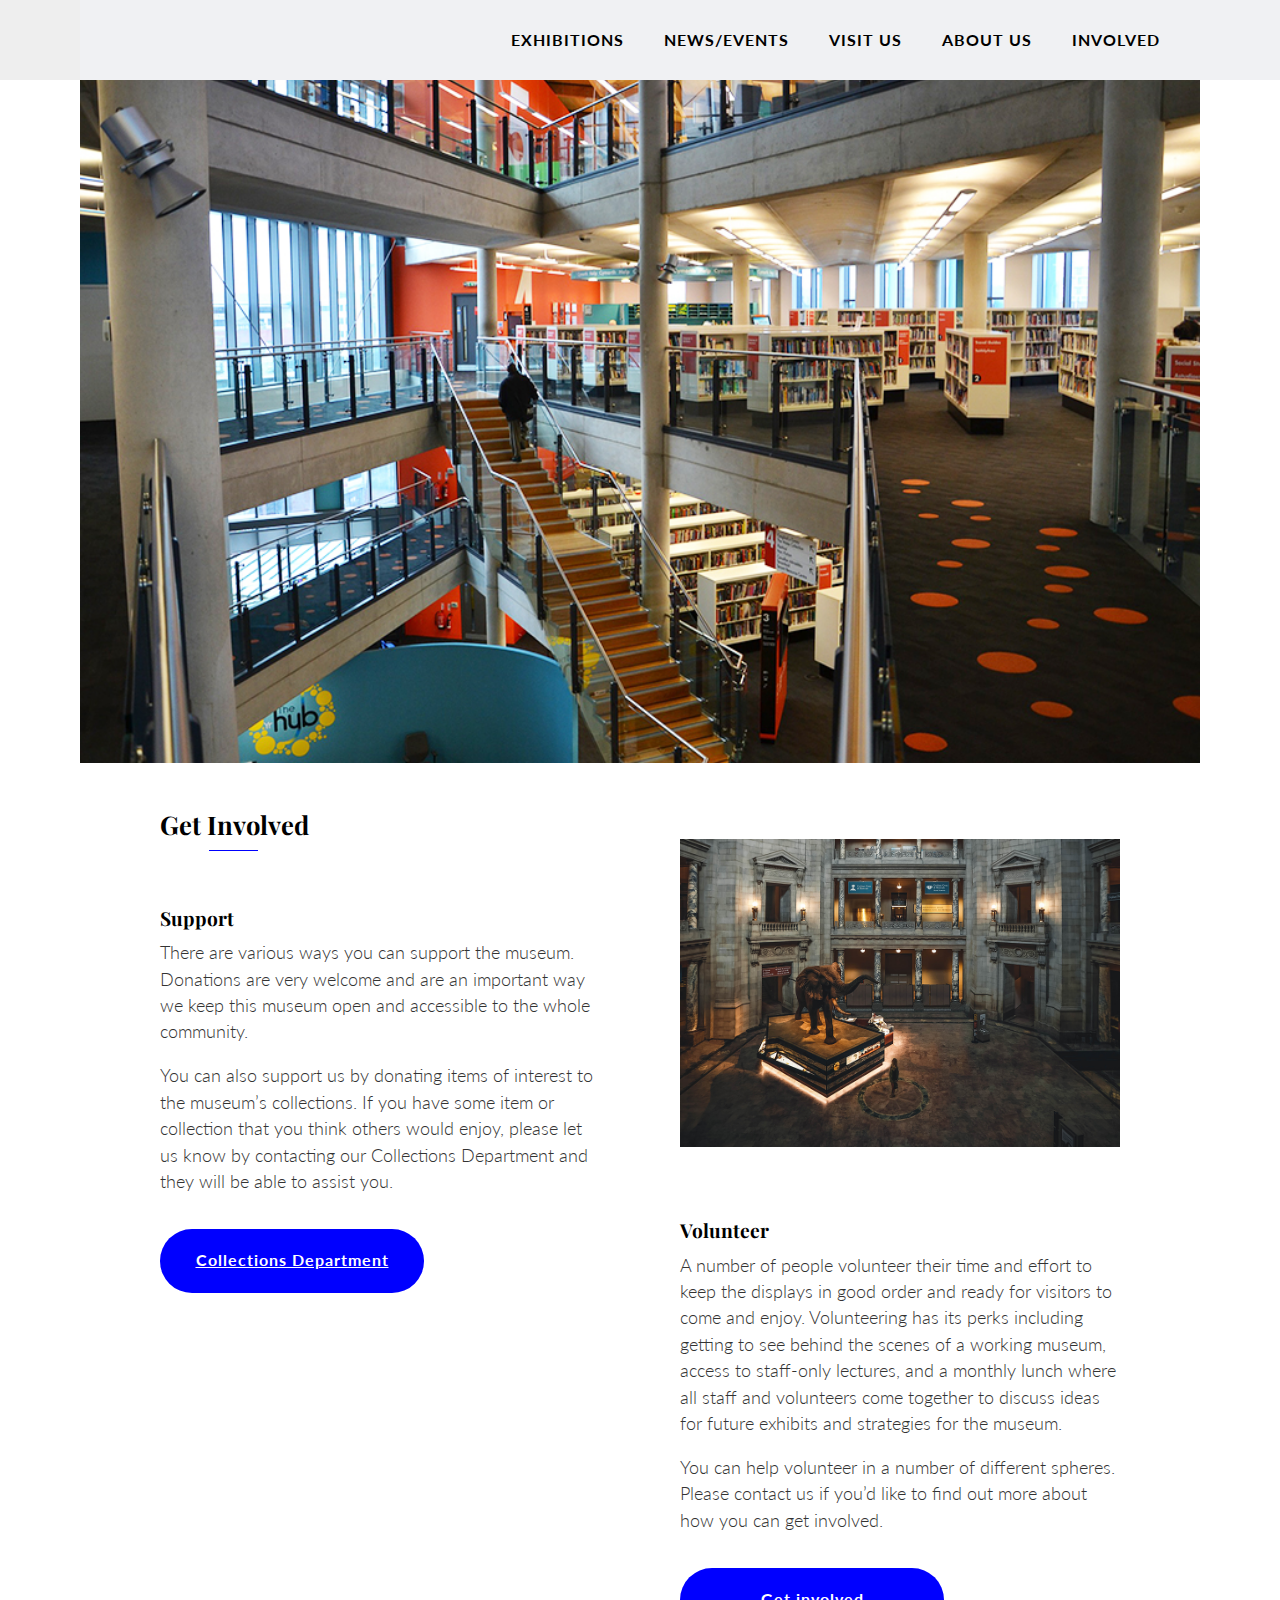
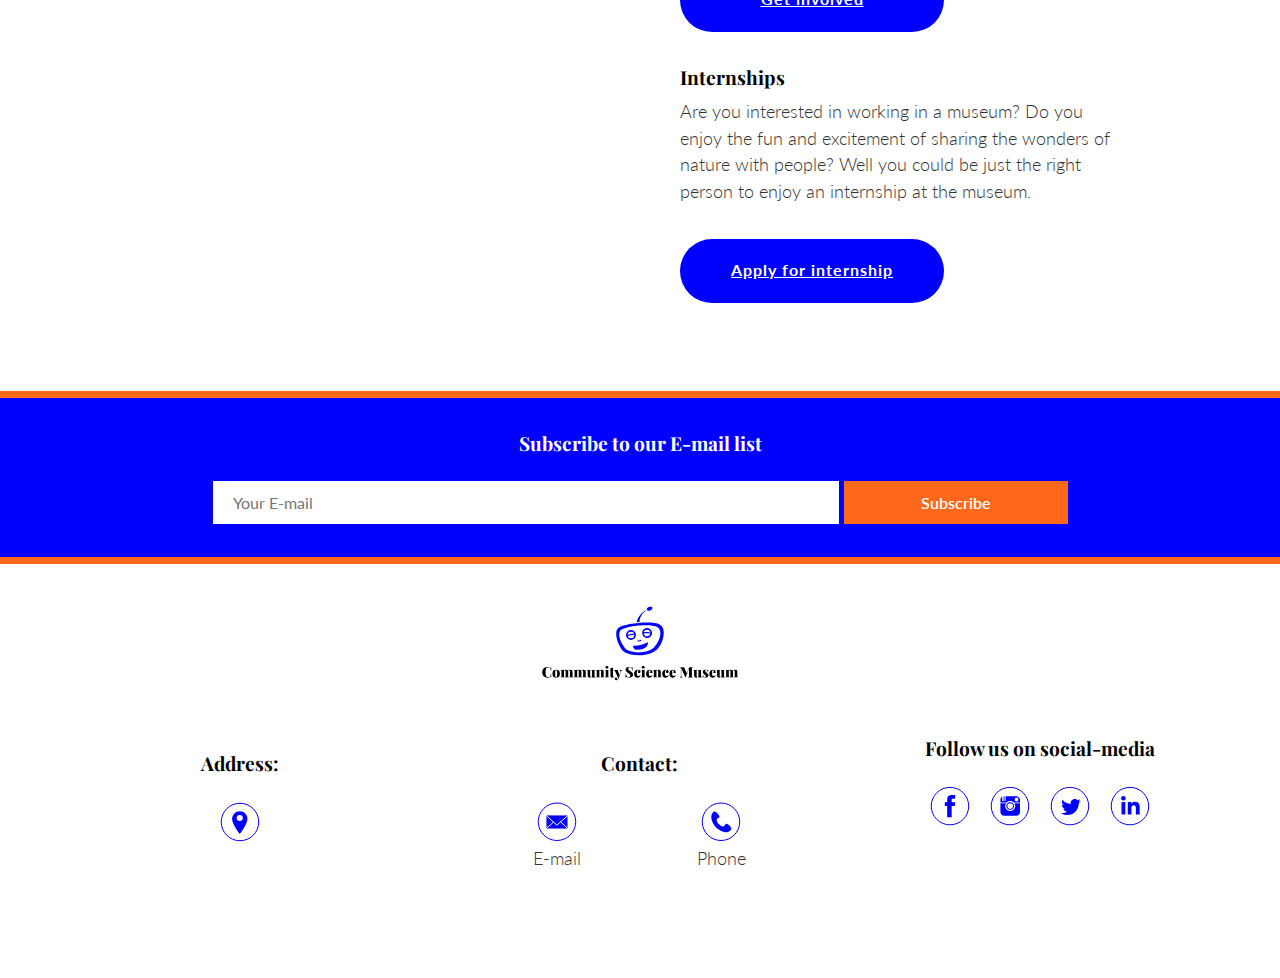
<file: involved.html>
<!DOCTYPE html>
<html lang="en" dir="ltr">
  <head>
    <meta charset="utf-8">
    <meta name="viewport" content="width=device-width, initial-scale=1">
    <link rel="stylesheet" href="css/stylesheet.css">
    <script src="js/script.js"></script>
    <title>CSM</title>
  </head>
  <body id="page">

    <!-- HEADER -->
    <header>
      <nav class="navbar" id="myTopnav">
        <div class="logo" style="background-image: url(images/logo.svg); ">
            <a class="logo-topp "href="index.html"></a>
        </div>
           <ul>
             <li> <a class="nav-item" title="INVOLVED" href="involved.html">INVOLVED</a><li>
             <li> <a class="nav-item" title="ABOUT US" href="about.html" >ABOUT US</a><li>
             <li> <a class="nav-item" title="VISIT US" href="visit.html" >VISIT US</a><li>
             <li> <a class="nav-item" title="NEWS/EVENTS" href="news.html" >NEWS/EVENTS</a><li>
             <li> <a class="nav-item" title="EXHIBITIONS" href="exhibitions/index.html">EXHIBITIONS</a><li>
             <li> <a href="javascript:void(0);" class="icon" onclick="myFunction()">&#9776;</a></li>
           </ul>

       </nav>
    </header>
    <!-- main -->
    <section class="about-main clearfix">
      <div class="about-img-large">
        <img class="img-large" src="images/involved.jpg" alt="">
        <img class="img-large-two" src="images/night-at-the-museum-small.jpg" alt="">
      </div>
      <div class="about-content clearfix ">
        <div class="about-txt-left">
          <h1 class="underline">Get Involved</h1>
          <h2 class="space">Support</h2>
          <p>There are various ways you can support the museum. Donations are very welcome and are an important way we keep this museum open and accessible to the whole community. </p>
          <p>You can also support us by donating items of interest to the museum’s collections. If you have some item or collection that you think others would enjoy, please let us know by contacting our Collections Department and they will be able to assist you.</p>
          <div class="join clearfix">
            <a class="btn" href="#">Collections Department </a>
          </div>
        </div>
        <div class="about-img-small">
          <img class="img-small" src="images/night-at-the-museum-small.jpg" alt="">
        </div>
        <div class="about-txt-right">
            <h2 class="space">Volunteer</h2>
            <p>A number of people volunteer their time and effort to keep the displays in good order and ready for visitors to come and enjoy. Volunteering has its perks including getting to see behind the scenes of a working museum, access to staff-only lectures, and a monthly lunch where all staff and volunteers come together to discuss ideas for future exhibits and strategies for the museum.</p>
            <p>You can help volunteer in a number of different spheres. Please contact us if you’d like to find out more about how you can get involved.</p>
            <a class="btn" href="#">Get involved</a>
            <h2 class="space">Internships</h2>
            <p>Are you interested in working in a museum? Do you enjoy the fun and excitement of sharing the wonders of nature with people? Well you could be just the right person to enjoy an internship at the museum.</p>
            <a class="btn" href="#">Apply for internship</a>
        </div>
      </div>

    </section>
  </section>
    <!-- SUBSCRIBE-FORM -->
    <section id="subscribe-form" class="subscribe">
     <form action="#" method="post">
       <h2>Subscribe to our E-mail list</h2>
       <input type="text" name="email" placeholder="Your E-mail">
       <input id="submit" type="submit" name="Subscribe" value="Subscribe" >
     </form>
    </section>

    <!-- FOOTER -->
    <section class="footer clearfix">
      <section class="center-logo">
        <img src="images/center-logo.svg" alt="Community science museum" width="100%;">
      </section>
      <section class=" address wrap">
        <h2>Address:</h2>
        <p>Liarvegen 1 <br>4265 Håvik</p>
        <div class="map button">
          <a class="map" href="#" title="Link to map location"></a>
          <p>Map</p>
        </div>
      </section>
      <hr>
      <section class="contact wrap">
        <h2>Contact:</h2>
        <div class="button">
          <a class="e-mail" href="#" title="Link to e-mail"></a>
         <p>E-mail</p>
       </div>
        <div class="button">
          <a class="phone" href="#" title="Link to Call us"></a>
         <p>Phone</p>
       </div>
      </section>
      <hr>
      <section class="social-media-btns wrap">
        <h2>Follow us on social-media</h2>
        <div class="facebook icon button">
        </div>
        <div class="instagram icon button">
        </div>
        <div class="twitter icon button">
        </div>
        <div class="linkedin icon button">
        </div>
      </section>

      <!-- <section id="social"class="social-media-btns wrap">

        <img class="icon" src="images/icons/social-media/face-small.svg" alt="Visit us on facebook">
        <img class="icon" src="images/icons/social-media/insta-small.svg" alt="Visit us on Instagram">
        <img class="icon" src="images/icons/social-media/linked-small.svg" alt="Follow us on Linked-in">
        <img class="icon" src="images/icons/social-media/linked-small.svg" alt="Follow us on Twitter">
      </section> -->
      <hr>

    </section>


  </body>
</html>
</file>
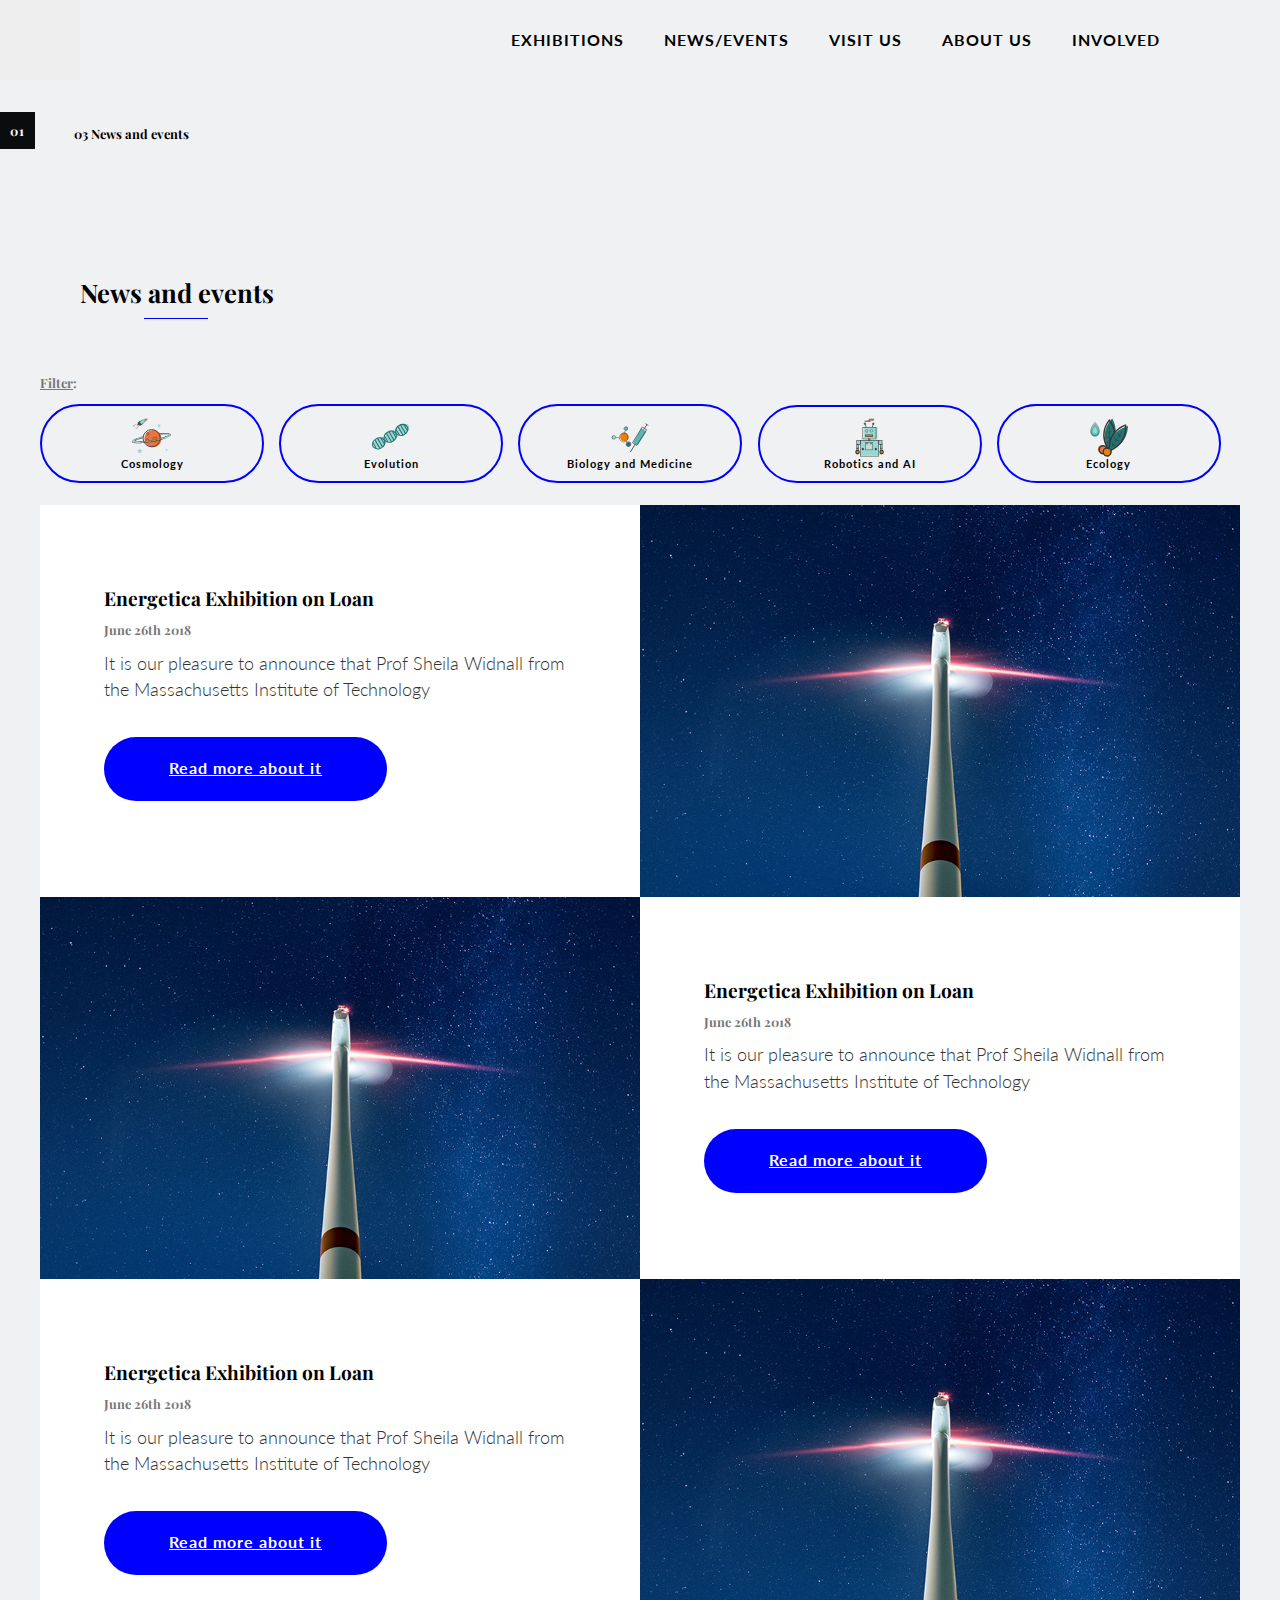
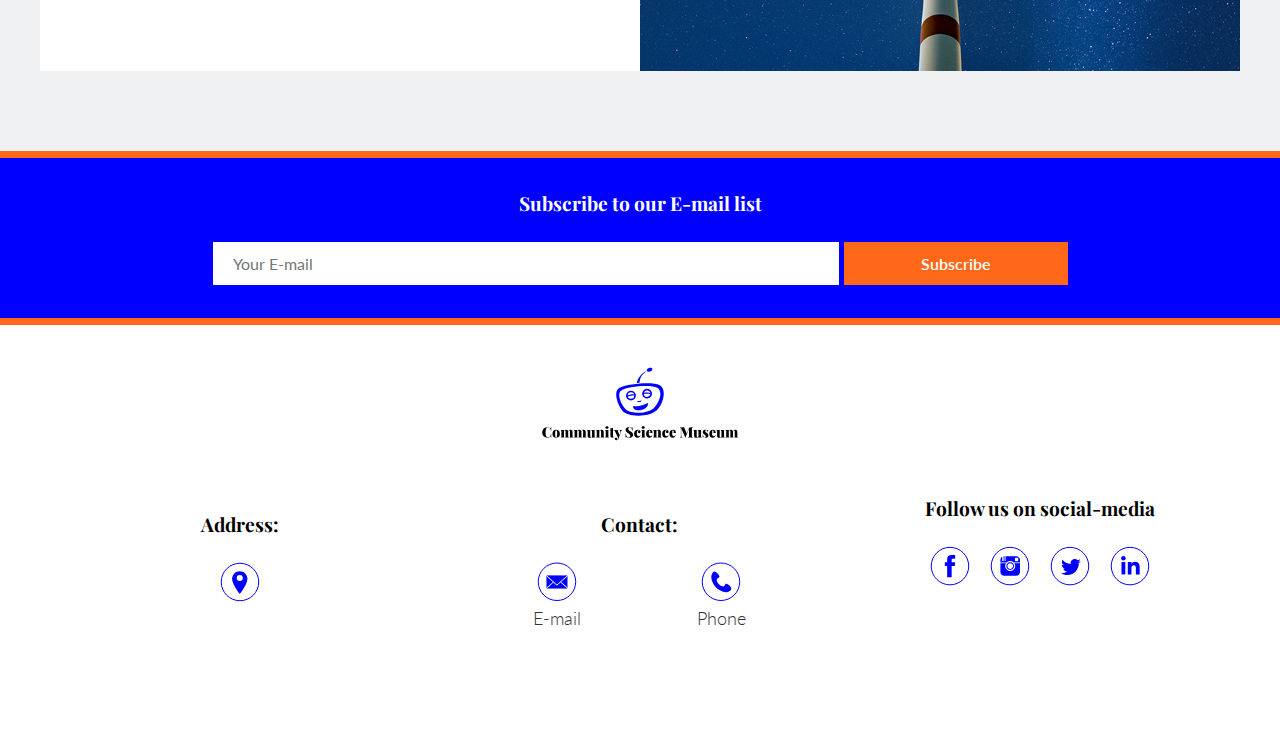
<file: news.html>
<!DOCTYPE html>
<html lang="en" dir="ltr">
  <head>
    <meta charset="utf-8">
    <meta name="viewport" content="width=device-width, initial-scale=1">
    <link rel="stylesheet" href="css/stylesheet.css">
    <script src="js/script.js"></script>
    <title>CSM</title>
  </head>
  <body id="page">

    <header>
      <nav class="navbar" id="myTopnav">
        <div class="logo" style="background-image: url(images/logo.svg); ">
            <a class="logo-topp "href="index.html"></a>
        </div>
           <ul>
             <li> <a class="nav-item" title="INVOLVED" href="involved.html">INVOLVED</a><li>
             <li> <a class="nav-item" title="ABOUT US" href="about.html" >ABOUT US</a><li>
             <li> <a class="nav-item" title="VISIT US" href="visit.html" >VISIT US</a><li>
             <li> <a class="nav-item" title="NEWS/EVENTS" href="news.html" >NEWS/EVENTS</a><li>
             <li> <a class="nav-item" title="EXHIBITIONS" href="exhibitions/index.html">EXHIBITIONS</a><li>
             <li> <a href="javascript:void(0);" class="icon" onclick="myFunction()">&#9776;</a></li>
           </ul>

       </nav>

    </header>

<!-- breadcrumbs -->
    <section class="breadcrumbs newspage clearfix">
      <div>
        <a class="number 01"href="index.html">01</a>
      </div>
      <div class="rule">
        <hr>
      </div>
      <div class="site-title">
        <h4>03 News and events</h4>
      </div>
    </section>

  <!-- NEWS AND EVENTS -->
  <section class="news-events">
    <div class="heading-txt">
      <h1 class="underline">News and events</h1>
    </div>
    <section class="filter">
      <h3><u>Filter</u>:</h3>
      <a class="filter-btn" href="#">Cosmology</a>
      <a class="filter-btn" href="#">Evolution</a>
      <a class="filter-btn" href="#">Biology and Medicine</a>
      <a class="filter-btn" href="#">Robotics and AI</a>
      <a class="filter-btn" href="#">Cosmology</a>
    </section>
    <section class="filter-icon">
      <h3><u>Filter</u>:</h3>
      <a class="filter-icon-btn" href="#"><img class="btn-icon" src="images/icons/cosmology.svg" alt="Filter cosmology" width="40px;">Cosmology</a>
      <a class="filter-icon-btn" href="#"><img class="btn-icon" src="images/icons/evolution.svg" alt="Filter cosmology" width="40px;">Evolution</a>
      <a class="filter-icon-btn" href="#"><img class="btn-icon" src="images/icons/biology.svg" alt="Filter cosmology" width="40px;">Biology and Medicine</a>
      <a class="filter-icon-btn robot" href="#"><img class="btn-icon robot" src="images/icons/robot.svg" alt="Filter cosmology" width="40px;">Robotics and AI</a>
      <a class="filter-icon-btn" href="#"><img class="btn-icon" src="images/icons/ecology.svg" alt="Filter cosmology" width="40px;">Ecology</a>
    </section>
    <section class="container">
      <div class="container-img" style="background-image: url(images/wind-park-small.jpg); min-height: 20em;">

      </div>
      <div class="container-txt">
        <h2>Energetica Exhibition on Loan</h2>
        <h3>June 26th 2018</h3>
        <p>It is our pleasure to announce that Prof Sheila Widnall from the Massachusetts Institute of Technology </p>
        <a class="btn "href="#">Read more about it</a>
      </div>
    </section>

    <section class="container two">
      <div class="container-img two" style="background-image: url(images/wind-park-small.jpg); min-height: 20em;">

      </div>
      <div class="container-txt two">
        <h2>Energetica Exhibition on Loan</h2>
        <h3>June 26th 2018</h3>
        <p>It is our pleasure to announce that Prof Sheila Widnall from the Massachusetts Institute of Technology </p>
        <a class="btn "href="#">Read more about it</a>
      </div>
    </section>

    <section class="container">
      <div class="container-img" style="background-image: url(images/wind-park-small.jpg); min-height: 20em;">

      </div>
      <div class="container-txt">
        <h2>Energetica Exhibition on Loan</h2>
        <h3>June 26th 2018</h3>
        <p>It is our pleasure to announce that Prof Sheila Widnall from the Massachusetts Institute of Technology </p>
        <a class="btn "href="#">Read more about it</a>
      </div>
    </section>
  </section>

  <!-- SUBSCRIBE-FORM -->
  <section id="subscribe-form" class="subscribe">
   <form action="#" method="post">
     <h2>Subscribe to our E-mail list</h2>
     <input type="text" name="email" placeholder="Your E-mail">
     <input id="submit" type="submit" name="Subscribe" value="Subscribe" >
   </form>
  </section>
  <!-- FOOTER -->
  <section class="footer clearfix">
    <section class="center-logo">
      <img src="images/center-logo.svg" alt="Community science museum" width="100%;">
    </section>
    <section class=" address wrap">
      <h2>Address:</h2>
      <p>Liarvegen 1 <br>4265 Håvik</p>
      <div class="map button">
        <a class="map" href="#" title="Link to map location"></a>
        <p>Map</p>
      </div>
    </section>
    <hr>
    <section class="contact wrap">
      <h2>Contact:</h2>
      <div class="button">
        <a class="e-mail" href="#" title="Link to e-mail"></a>
       <p>E-mail</p>
     </div>
      <div class="button">
        <a class="phone" href="#" title="Link to Call us"></a>
       <p>Phone</p>
     </div>
    </section>
    <hr>
    <section class="social-media-btns wrap">
      <h2>Follow us on social-media</h2>
      <div class="facebook icon button">
      </div>
      <div class="instagram icon button">
      </div>
      <div class="twitter icon button">
      </div>
      <div class="linkedin icon button">
      </div>
    </section>

    <!-- <section id="social"class="social-media-btns wrap">

      <img class="icon" src="images/icons/social-media/face-small.svg" alt="Visit us on facebook">
      <img class="icon" src="images/icons/social-media/insta-small.svg" alt="Visit us on Instagram">
      <img class="icon" src="images/icons/social-media/linked-small.svg" alt="Follow us on Linked-in">
      <img class="icon" src="images/icons/social-media/linked-small.svg" alt="Follow us on Twitter">
    </section> -->
    <hr>

  </section>
  </body>
</html>
</file>
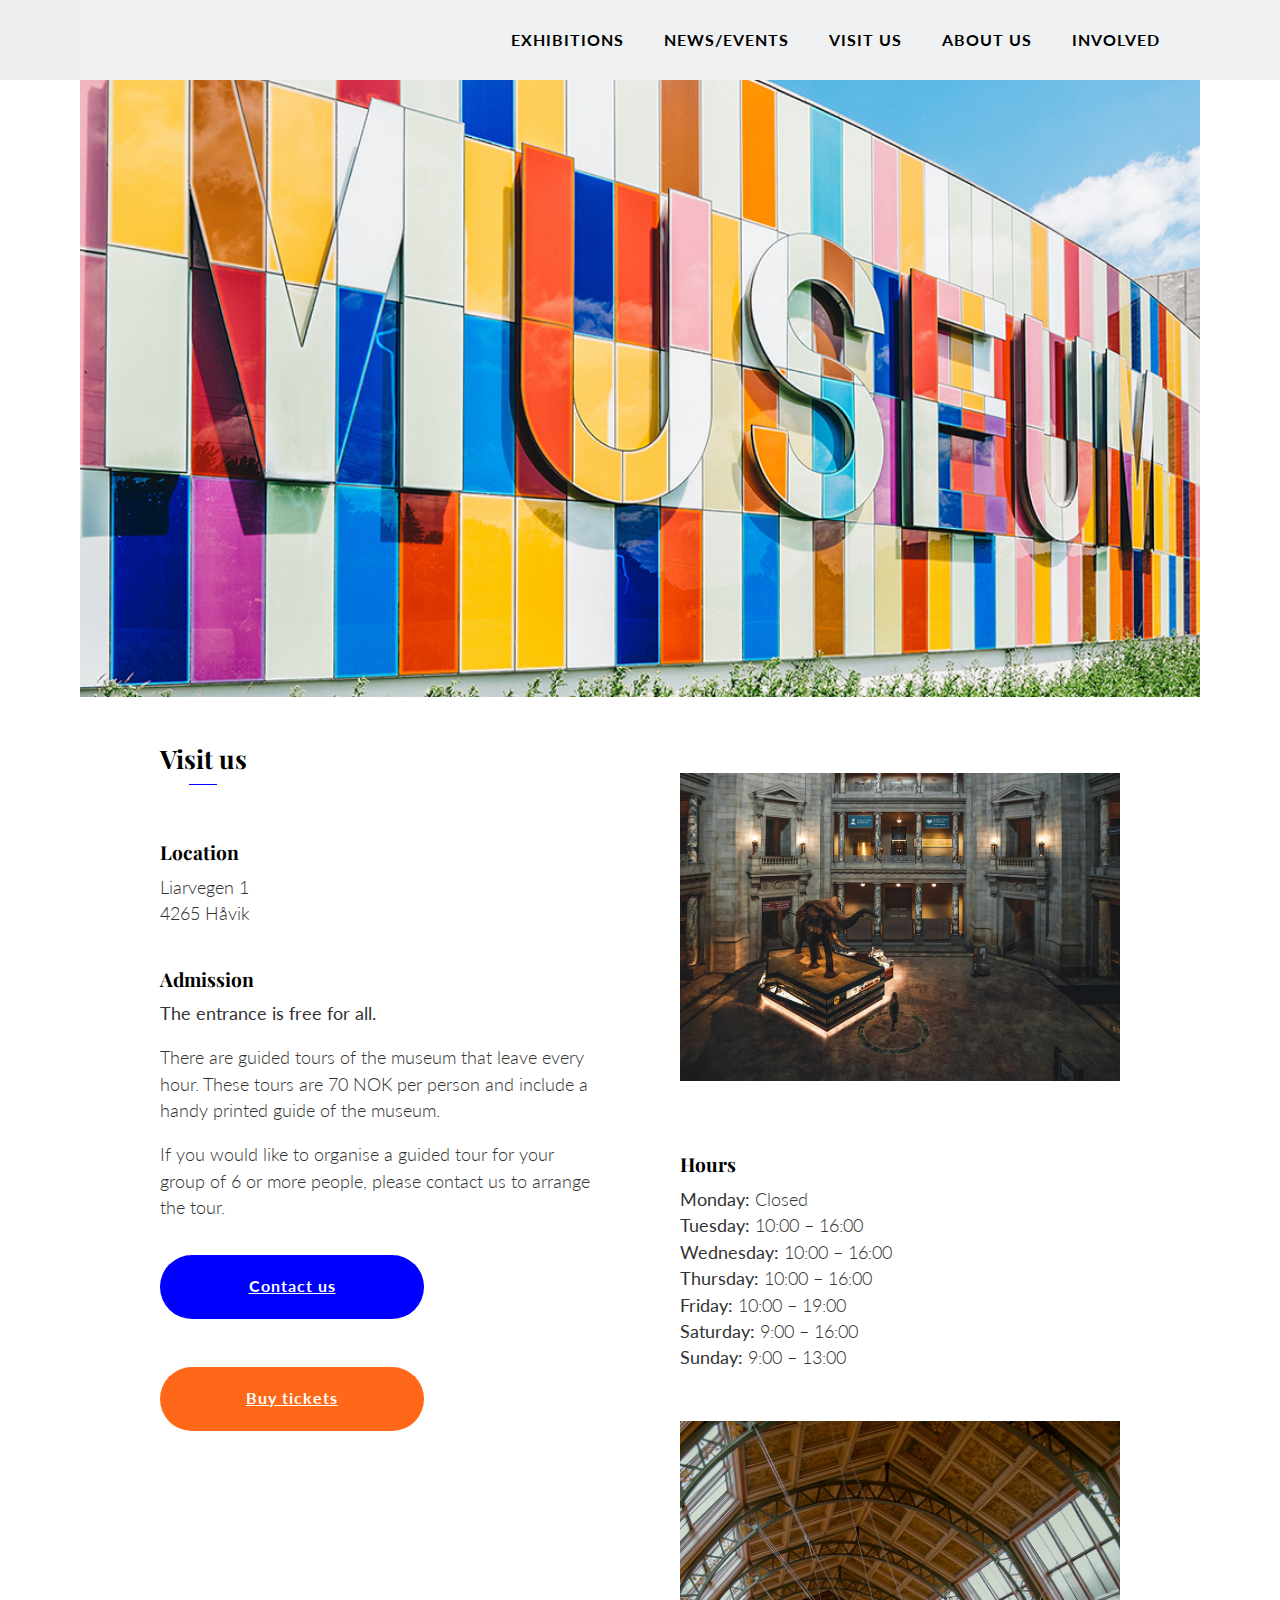
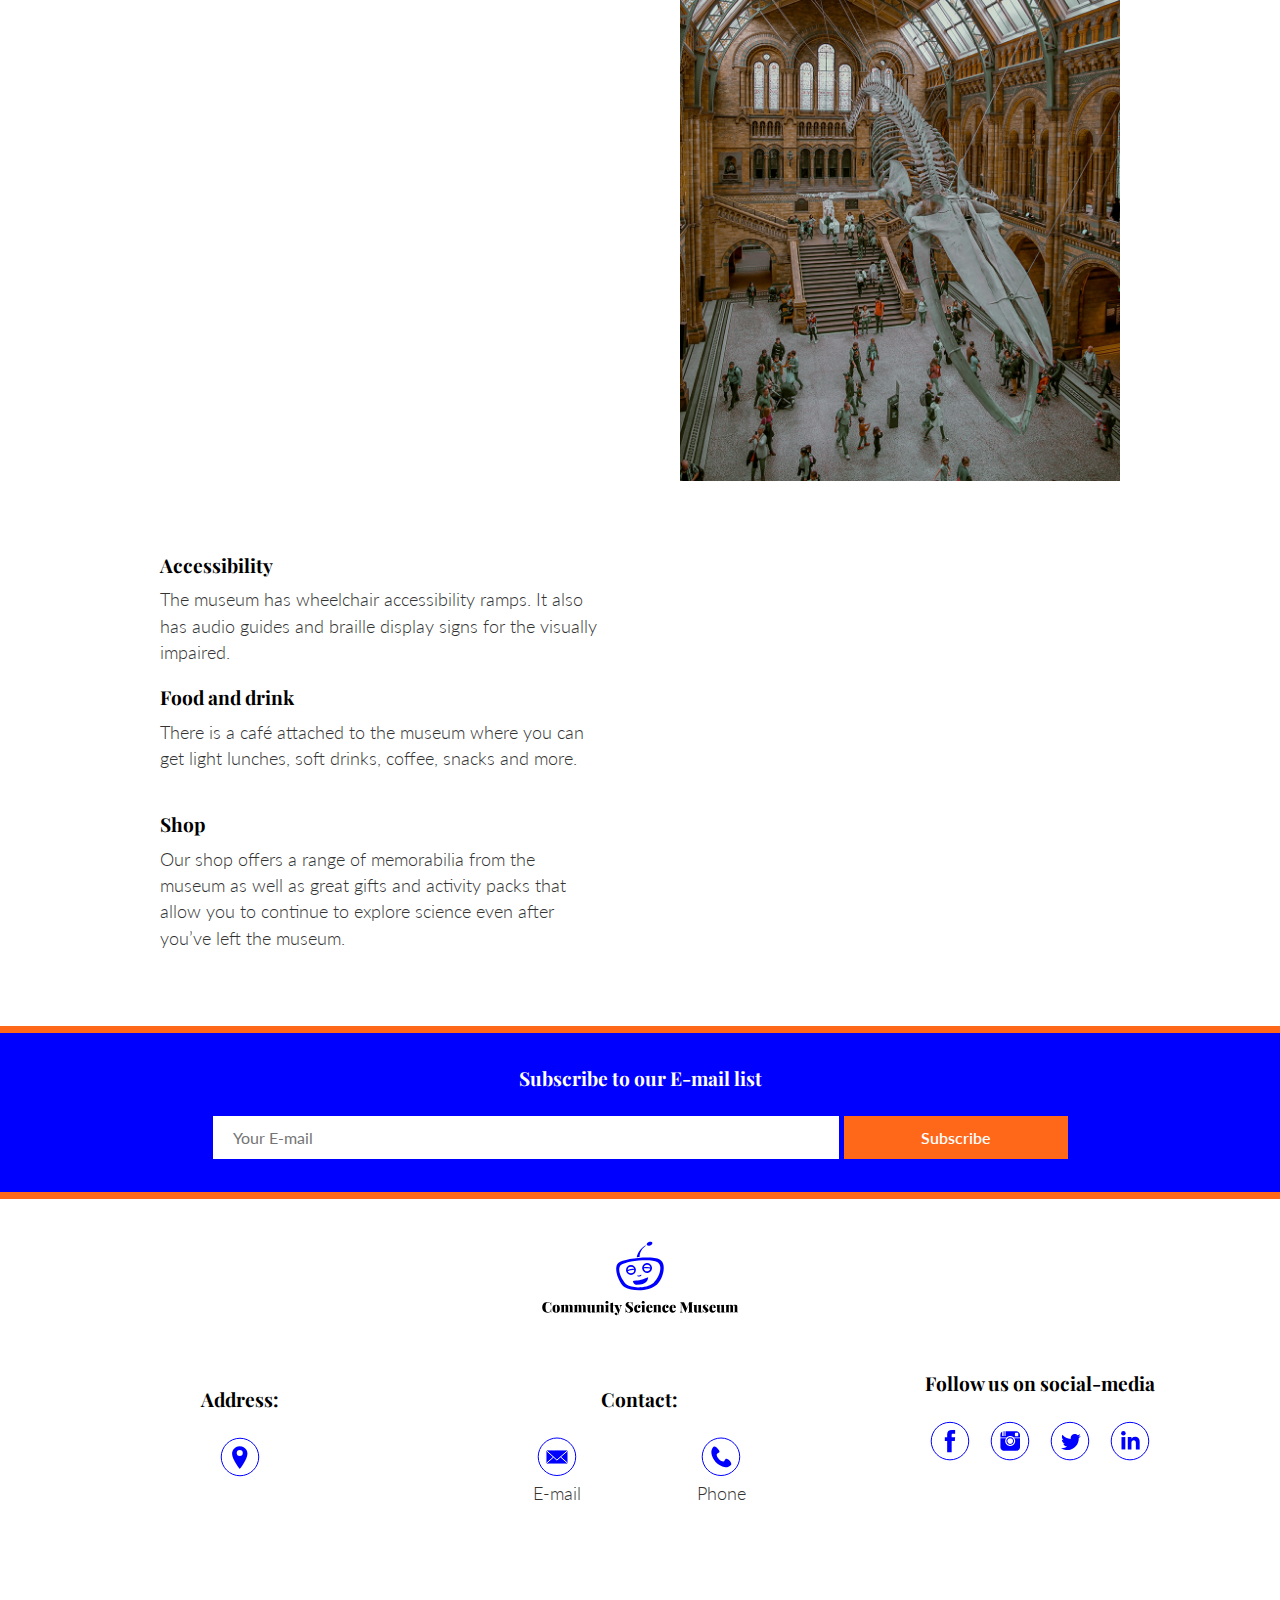
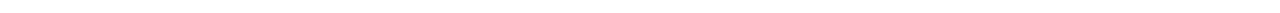
<file: visit.html>
<!DOCTYPE html>
<html lang="en" dir="ltr">
  <head>
    <meta charset="utf-8">
    <meta name="viewport" content="width=device-width, initial-scale=1">
    <link rel="stylesheet" href="css/stylesheet.css">
    <script src="js/script.js"></script>
    <title>CSM</title>
  </head>
  <body id="page">

    <!-- HEADER -->
    <header>
      <nav class="navbar" id="myTopnav">
        <div class="logo" style="background-image: url(images/logo.svg); ">
            <a class="logo-topp "href="index.html"></a>
        </div>
           <ul>
             <li> <a class="nav-item" title="INVOLVED" href="involved.html">INVOLVED</a><li>
             <li> <a class="nav-item" title="ABOUT US" href="about.html" >ABOUT US</a><li>
             <li> <a class="nav-item" title="VISIT US" href="visit.html" >VISIT US</a><li>
             <li> <a class="nav-item" title="NEWS/EVENTS" href="news.html" >NEWS/EVENTS</a><li>
             <li> <a class="nav-item" title="EXHIBITIONS" href="exhibitions/index.html">EXHIBITIONS</a><li>
             <li> <a href="javascript:void(0);" class="icon" onclick="myFunction()">&#9776;</a></li>
           </ul>

       </nav>
    </header>
    <!-- main -->
    <section class="about-main clearfix">
      <div class="about-img-large">
        <img class="img-large" src="images/science-museum.jpg" alt="">
        <img class="img-large-two" src="images/night-at-the-museum-small.jpg" alt="">
      </div>
      <div class="about-content clearfix ">
        <div class="about-txt-left">
          <h1 class="underline">Visit us</h1>
          <h2 class="space">Location</h2>
          <p>Liarvegen 1 <br>
          4265 Håvik</p>
          <h2 class="space">Admission</h2>
          <p><b>The entrance is free for all.</b></p>
          <p>There are guided tours of the museum that leave every hour.
          These tours are 70 NOK per person and include a handy printed guide of the museum.</p>
          <p>If you would like to organise a guided tour for your group of 6 or more people, please contact us to arrange the tour.
          </p>
          <div class="join clearfix">
            <a class="btn" href="#">Contact us</a>
            <a class="btn buy-tickets" href="#">Buy tickets</a>
          </div>
        </div>
        <div class="about-img-small">
          <img class="img-small" src="images/night-at-the-museum-small.jpg" alt="">
        </div>
        <div class="about-txt-right">
          <h2 class="space">Hours</h2>
            <b><p>Monday:</b> Closed <br>
            <b>Tuesday:</b> 10:00 – 16:00 <br>
            <b>Wednesday:</b> 10:00 – 16:00 <br>
            <b>Thursday:</b> 10:00 – 16:00 <br>
            <b>Friday:</b> 10:00 – 19:00 <br>
            <b>Saturday:</b> 9:00 – 16:00 <br>
            <b>Sunday:</b> 9:00 – 13:00 <br></p>
        </div>
        <div class="about-img-small">
          <img class="img-small" src="images/whale.jpg" alt="see our exciting exhibitions" width="100%">
        </div>
        <div class="about-txt-left">
          <h2 class="space">Accessibility</h2>
          <p>The museum has wheelchair accessibility ramps. It also has audio guides and braille display
            signs for the visually impaired.
          </p>
          <h2>Food and drink</h2>
          <p>There is a café attached to the museum where you can get light lunches,
            soft drinks, coffee, snacks and more.</p>
          <h2 class="space">Shop</h2>
          <p>Our shop offers a range of memorabilia from the museum as well as great
            gifts and activity packs that allow you to continue to explore science even after you’ve left the museum.</p>
        </div>

      </div>

    </section>
  </section>
    <!-- SUBSCRIBE-FORM -->
    <section id="subscribe-form" class="subscribe">
     <form action="#" method="post">
       <h2>Subscribe to our E-mail list</h2>
       <input type="text" name="email" placeholder="Your E-mail">
       <input id="submit" type="submit" name="Subscribe" value="Subscribe" >
     </form>
    </section>

    <!-- FOOTER -->
    <section class="footer clearfix">
      <section class="center-logo">
        <img src="images/center-logo.svg" alt="Community science museum" width="100%;">
      </section>
      <section class=" address wrap">
        <h2>Address:</h2>
        <p>Liarvegen 1 <br>4265 Håvik</p>
        <div class="map button">
          <a class="map" href="#" title="Link to map location"></a>
          <p>Map</p>
        </div>
      </section>
      <hr>
      <section class="contact wrap">
        <h2>Contact:</h2>
        <div class="button">
          <a class="e-mail" href="#" title="Link to e-mail"></a>
         <p>E-mail</p>
       </div>
        <div class="button">
          <a class="phone" href="#" title="Link to Call us"></a>
         <p>Phone</p>
       </div>
      </section>
      <hr>
      <section class="social-media-btns wrap">
        <h2>Follow us on social-media</h2>
        <div class="facebook icon button">
        </div>
        <div class="instagram icon button">
        </div>
        <div class="twitter icon button">
        </div>
        <div class="linkedin icon button">
        </div>
      </section>

      <!-- <section id="social"class="social-media-btns wrap">

        <img class="icon" src="images/icons/social-media/face-small.svg" alt="Visit us on facebook">
        <img class="icon" src="images/icons/social-media/insta-small.svg" alt="Visit us on Instagram">
        <img class="icon" src="images/icons/social-media/linked-small.svg" alt="Follow us on Linked-in">
        <img class="icon" src="images/icons/social-media/linked-small.svg" alt="Follow us on Twitter">
      </section> -->
      <hr>

    </section>


  </body>
</html>
</file>
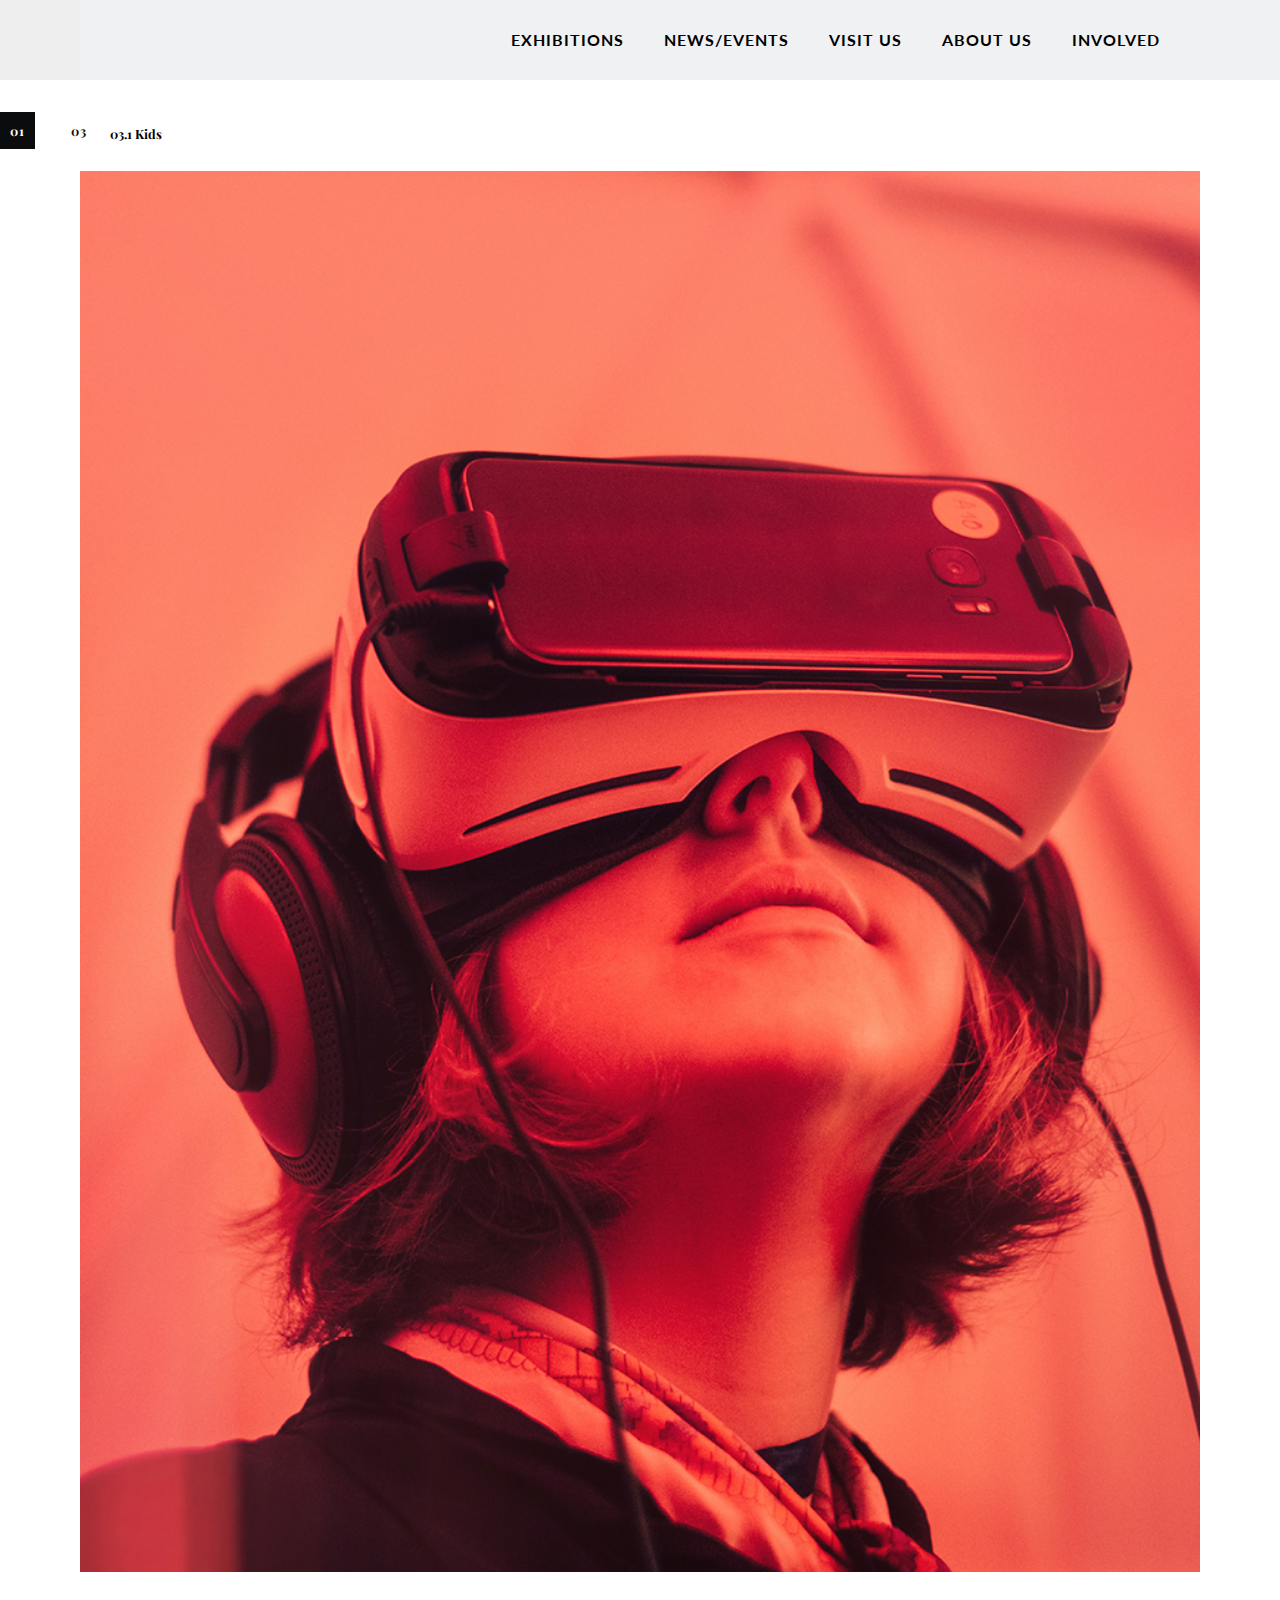
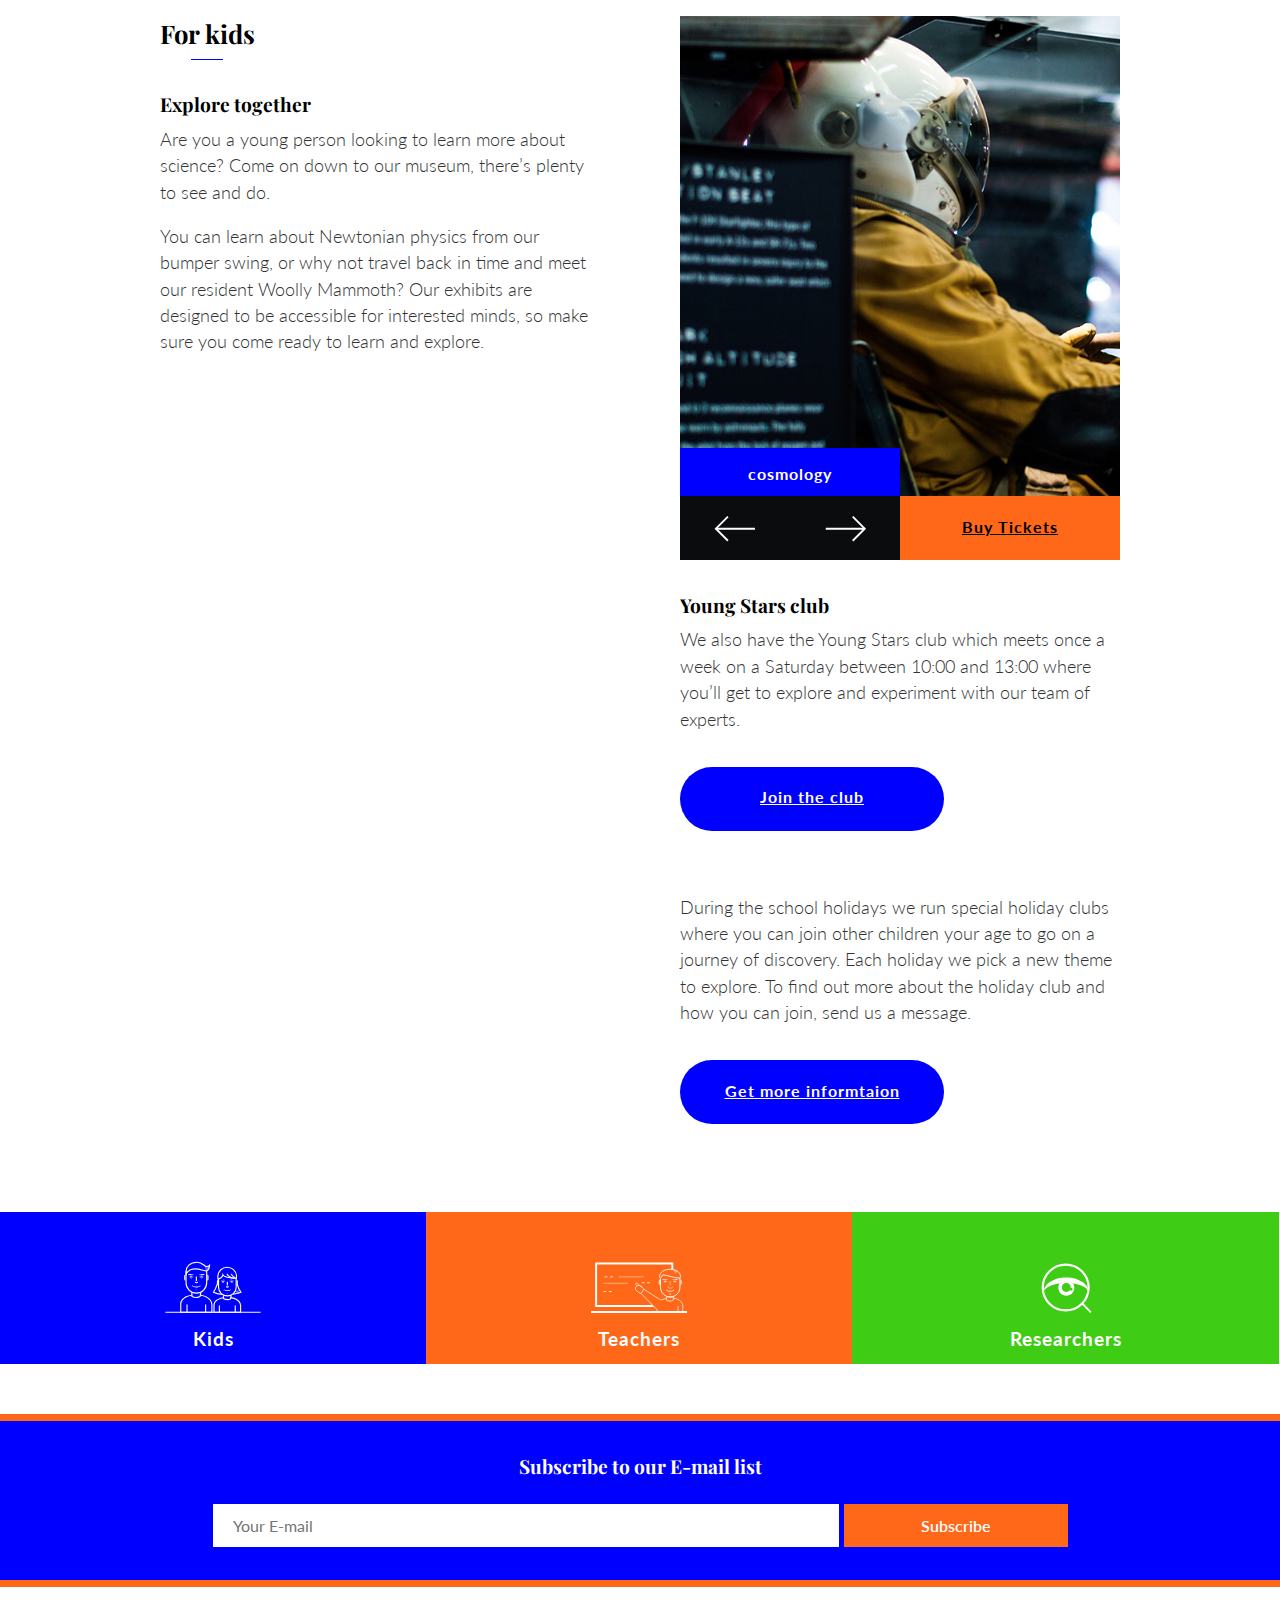
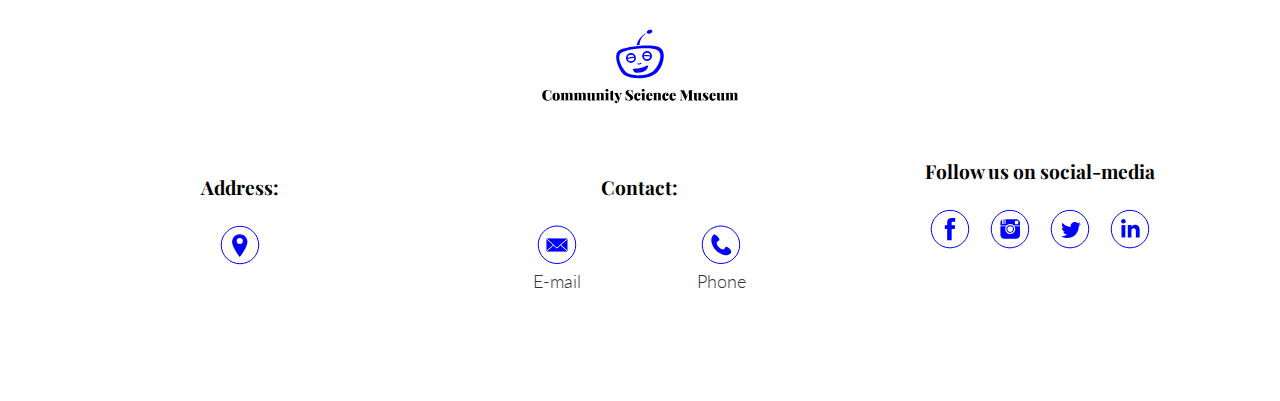
<file: about/kids.html>
<!DOCTYPE html>
<html lang="en" dir="ltr">
  <head>
    <meta charset="utf-8">
    <meta name="viewport" content="width=device-width, initial-scale=1">
    <link rel="stylesheet" href="../css/stylesheet.css">
    <script src="../js/script.js"></script>
    <title>CSM</title>
  </head>
  <body id="page">

    <!-- HEADER -->
    <header>
      <nav class="navbar" id="myTopnav">
        <div class="logo" style="background-image: url(../images/logo.svg); ">
            <a class="logo-topp "href="../index.html"></a>
        </div>
           <ul>
             <li> <a class="nav-item" title="INVOLVED" href="../involved.html">INVOLVED</a><li>
             <li> <a class="nav-item" title="ABOUT US" href="../about.html" >ABOUT US</a><li>
             <li> <a class="nav-item" title="VISIT US" href="../visit.html" >VISIT US</a><li>
             <li> <a class="nav-item" title="NEWS/EVENTS" href="../news.html" >NEWS/EVENTS</a><li>
             <li> <a class="nav-item" title="EXHIBITIONS" href="../exhibitions/index.html">EXHIBITIONS</a><li>
             <li> <a href="javascript:void(0);" class="icon" onclick="myFunction()">&#9776;</a></li>
           </ul>

       </nav>

    </header>

    <!-- TOP BANNER -->

    <!-- breadcrumbs -->
    <section class="breadcrumbs clearfix">
      <div>
        <a class="number 3.1"href="../index.html">01</a>
      </div>
      <div class="rule">
        <hr>
      </div>
      <div>
        <a class="number black 3.1"href="../about.html">03</a>
      </div>
      <div class="site-title">
        <h4>03.1 Kids</h4>
      </div>
    </section>

    <!-- main -->
    <section class="about-main clearfix">
      <div class="about-img-large">
        <img class="img-large" src="../images/vr-glasses.jpg" alt="">
        <img class="img-large-two" src="../images/teacher.jpg" alt="">
      </div>
      <div class="about-content clearfix ">
        <div class="about-txt-left">
          <h1 class="underline">For kids</h1>
          <h2>Explore together</h2>
          <p>Are you a young person looking to learn more about science?
            Come on down to our museum, there’s plenty to see and do.</p>
          <p>You can learn about Newtonian physics from our bumper swing,
            or why not travel back in time and meet our resident Woolly Mammoth?
            Our exhibits are designed to be accessible for interested minds,
             so make sure you come ready to learn and explore.</p>

        </div>

        <div class="about-txt-right">
          <section class="about-exhibitions">
            <div class="image">
              <a class="squarebtn cosmology" href="">cosmology</a>
            </div>
              <div class="buttons-about clearfix">
                <div>
                  <a class="squarebtn left" href="#"></a>
                </div>
                <div>
                  <a class="squarebtn right" href="#"></a>
                </div>
                <div>
                  <a class="squarebtn back-to" href="#">Buy Tickets</a>
                </div>
              </div>
          </section>
        <h2>Young Stars club</h2>
        <p clearfix>We also have the Young Stars club which meets once a week on a
          Saturday between 10:00 and 13:00 where you’ll get to explore and
          experiment with our team of experts.</p>
          <div class="join clearfix">
            <a class="btn" href="#">Join the club</a>
          </div>
          <p>During the school holidays we run special holiday clubs where you
            can join other children your age to go on a journey of discovery.
            Each holiday we pick a new theme to explore. To find out more about
            the holiday club and how you can join, send us a message.</p>
            <a class="btn" href="#">Get more informtaion</a>
        </div>

      </div>

    </section>
    <section class="explorers clearfix">
      <a class="target kids" href="#">Kids</a>
      <a class="target teachers" href="teachers.html">Teachers</a>
      <a class="target researchers" href="researchers.html">Researchers</a>
    </section>


    <!-- EXHIBITIONS -->


    <!-- NEWS AND EVENTS -->



    <!-- SUBSCRIBE-FORM -->
    <section id="subscribe-form" class="subscribe">
     <form action="#" method="post">
       <h2>Subscribe to our E-mail list</h2>
       <input type="text" name="email" placeholder="Your E-mail">
       <input id="submit" type="submit" name="Subscribe" value="Subscribe" >
     </form>
    </section>

    <!-- FOOTER -->
    <section class="footer clearfix">
      <section class="center-logo">
        <img src="../images/center-logo.svg" alt="Community science museum" width="100%;">
      </section>
      <section class=" address wrap">
        <h2>Address:</h2>
        <p>Liarvegen 1 <br>4265 Håvik</p>
        <div class="map button">
          <a class="map" href="#" title="Link to map location"></a>
          <p>Map</p>
        </div>
      </section>
      <hr>
      <section class="contact wrap">
        <h2>Contact:</h2>
        <div class="button">
          <a class="e-mail" href="#" title="Link to e-mail"></a>
         <p>E-mail</p>
       </div>
        <div class="button">
          <a class="phone" href="#" title="Link to Call us"></a>
         <p>Phone</p>
       </div>
      </section>
      <hr>
      <section class="social-media-btns wrap">
        <h2>Follow us on social-media</h2>
        <div class="facebook icon button">
        </div>
        <div class="instagram icon button">
        </div>
        <div class="twitter icon button">
        </div>
        <div class="linkedin icon button">
        </div>
      </section>

      <!-- <section id="social"class="social-media-btns wrap">

        <img class="icon" src="images/icons/social-media/face-small.svg" alt="Visit us on facebook">
        <img class="icon" src="images/icons/social-media/insta-small.svg" alt="Visit us on Instagram">
        <img class="icon" src="images/icons/social-media/linked-small.svg" alt="Follow us on Linked-in">
        <img class="icon" src="images/icons/social-media/linked-small.svg" alt="Follow us on Twitter">
      </section> -->
      <hr>

    </section>


  </body>
</html>
</file>
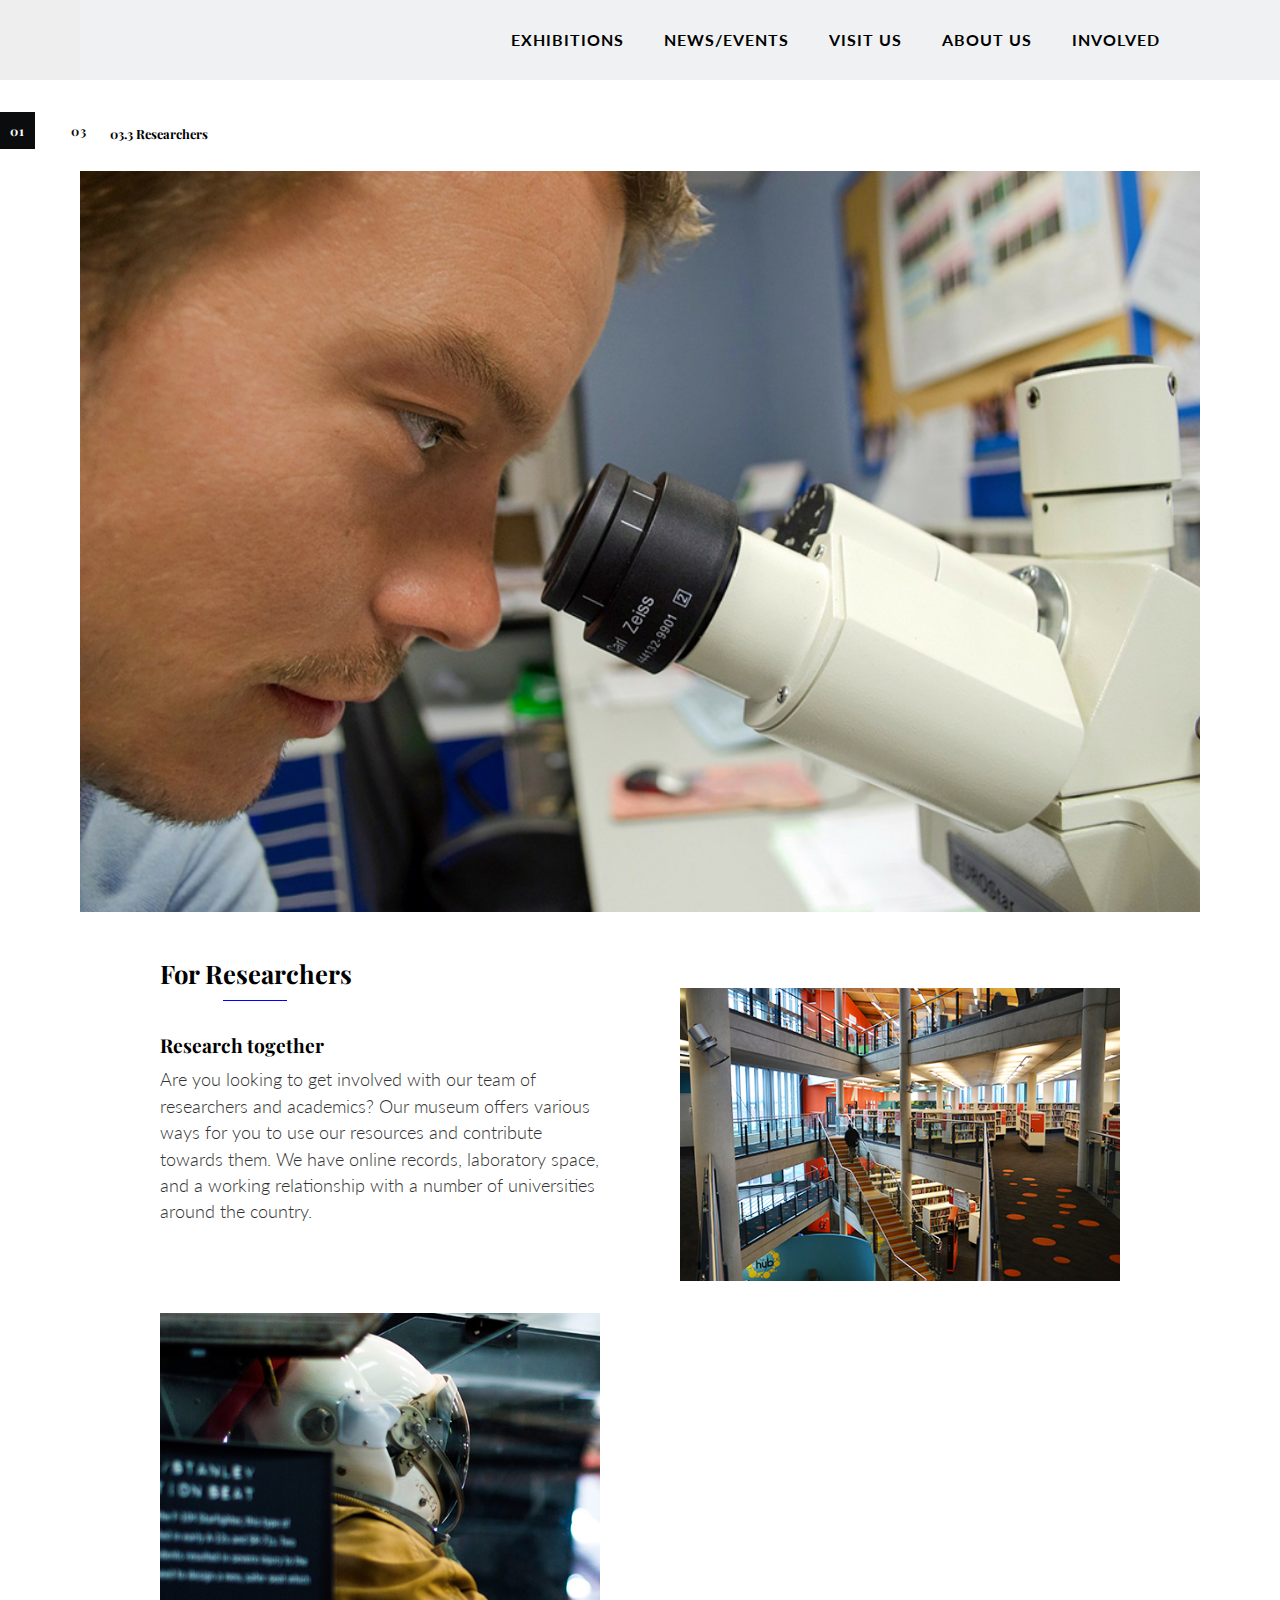
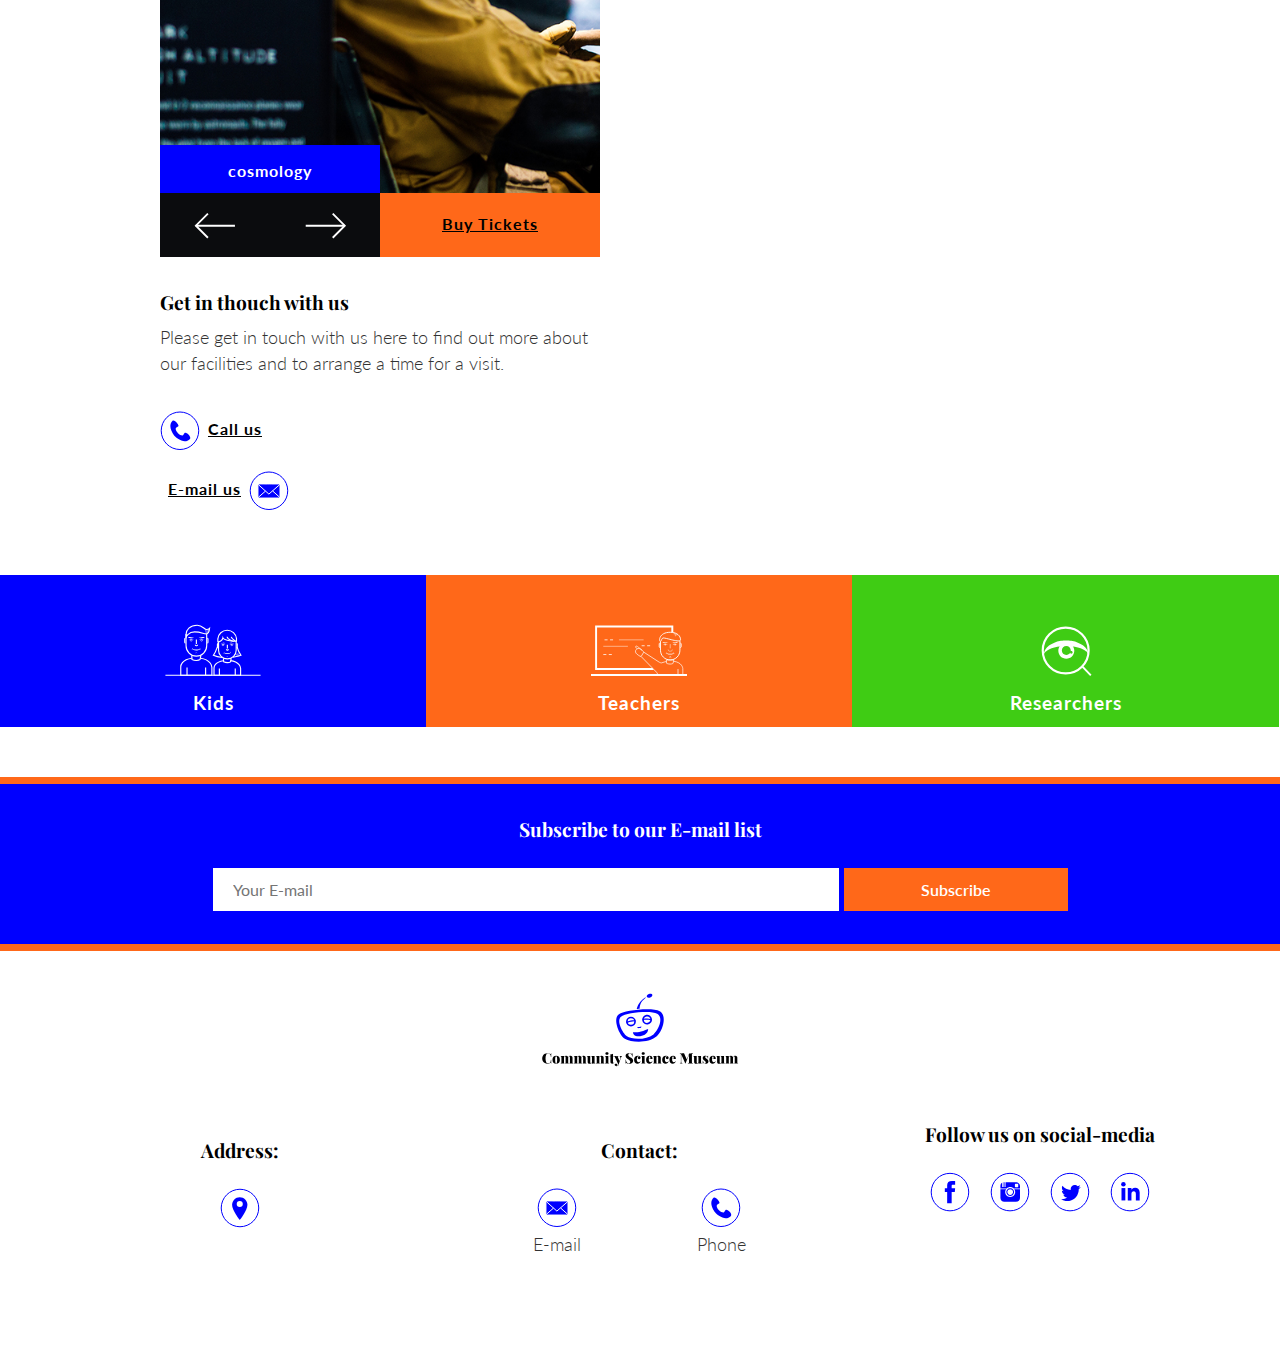
<file: about/researchers.html>
<!DOCTYPE html>
<html lang="en" dir="ltr">
  <head>
    <meta charset="utf-8">
    <meta name="viewport" content="width=device-width, initial-scale=1">
    <link rel="stylesheet" href="../css/stylesheet.css">
    <script src="../js/script.js"></script>
    <title>CSM</title>
  </head>
  <body id="page">

    <!-- HEADER -->
    <header>
      <nav class="navbar" id="myTopnav">
        <div class="logo" style="background-image: url(../images/logo.svg); ">
            <a class="logo-topp "href="../index.html"></a>
        </div>
           <ul>
             <li> <a class="nav-item" title="INVOLVED" href="../involved.html">INVOLVED</a><li>
             <li> <a class="nav-item" title="ABOUT US" href="../about.html" >ABOUT US</a><li>
             <li> <a class="nav-item" title="VISIT US" href="../visit.html" >VISIT US</a><li>
             <li> <a class="nav-item" title="NEWS/EVENTS" href="../news.html" >NEWS/EVENTS</a><li>
             <li> <a class="nav-item" title="EXHIBITIONS" href="../exhibitions/index.html">EXHIBITIONS</a><li>
             <li> <a href="javascript:void(0);" class="icon" onclick="myFunction()">&#9776;</a></li>
           </ul>

       </nav>

    </header>

    <!-- TOP BANNER -->

    <!-- breadcrumbs -->
    <section class="breadcrumbs clearfix">
      <div>
        <a class="number 3.3"href="../index.html">01</a>
      </div>
      <div class="rule">
        <hr>
      </div>
      <div>
        <a class="number black 3.3"href="../about.html">03</a>
      </div>
      <div class="site-title">
        <h4>03.3 Researchers</h4>
      </div>
    </section>

    <!-- main -->
    <section class="about-main clearfix">
      <div class="about-img-large">
        <img class="img-large" src="../images/research.jpg" alt="">
        <img class="img-large-two" src="../images/library.jpg" alt="">
      </div>
      <div class="about-content clearfix ">
        <div class="about-txt-left">
          <h1 class="underline">For Researchers</h1>
          <h2>Research together</h2>
          <p>Are you looking to get involved with our team of researchers and academics? Our museum offers various ways for you to use our resources and contribute towards them. We have online records, laboratory space, and a working relationship with a number of universities around the country.</p>
        </div>
        <div class="about-img-small">
          <img class="img-small" src="../images/library.jpg" alt="">
        </div>
        <div class="about-txt-right">
          <section class="about-exhibitions">
            <div class="image">
              <a class="squarebtn cosmology" href="">cosmology</a>
            </div>
              <div class="buttons-about clearfix">
                <div>
                  <a class="squarebtn left" href="#"></a>
                </div>
                <div>
                  <a class="squarebtn right" href="#"></a>
                </div>
                <div>
                  <a class="squarebtn back-to" href="#">Buy Tickets</a>
                </div>
              </div>
          </section>
        <h2>Get in thouch with us</h2>
        <p>Please get in touch with us here to find out more about our facilities and to arrange a time for a visit.</p>
        <div class="button about clearfix">
          <a class="phone about" href="mailto:haugenandre@hotmail.com" title="Link to e-mail"></a>
          <a class="text-btn" href="mailto:haugenandre@hotmail.com" title="Call us">Call us</a>
        </div>
        <div class="button about clearfix">
          <a class="e-mail about clearfix" href="mailto:haugenandre@hotmail.com" title="Link to e-mail"></a>
          <a class="text-btn" href="mailto:haugenandre@hotmail.com" title="Call us">E-mail us</a>
        </div>

        </div>

      </div>

    </section>
    <section class="explorers clearfix">
      <a class="target kids" href="kids.html">Kids</a>
      <a class="target teachers" href="teachers.html">Teachers</a>
      <a class="target researchers" href="researchers.html">Researchers</a>
    </section>


    <!-- EXHIBITIONS -->


    <!-- NEWS AND EVENTS -->



    <!-- SUBSCRIBE-FORM -->
    <section id="subscribe-form" class="subscribe">
     <form action="#" method="post">
       <h2>Subscribe to our E-mail list</h2>
       <input type="text" name="email" placeholder="Your E-mail">
       <input id="submit" type="submit" name="Subscribe" value="Subscribe" >
     </form>
    </section>

    <!-- FOOTER -->
    <section class="footer clearfix">
      <section class="center-logo">
        <img src="../images/center-logo.svg" alt="Community science museum" width="100%;">
      </section>
      <section class=" address wrap">
        <h2>Address:</h2>
        <p>Liarvegen 1 <br>4265 Håvik</p>
        <div class="map button">
          <a class="map" href="#" title="Link to map location"></a>
          <p>Map</p>
        </div>
      </section>
      <hr>
      <section class="contact wrap">
        <h2>Contact:</h2>
        <div class="button">
          <a class="e-mail" href="#" title="Link to e-mail"></a>
         <p>E-mail</p>
       </div>
        <div class="button">
          <a class="phone" href="#" title="Link to Call us"></a>
         <p>Phone</p>
       </div>
      </section>
      <hr>
      <section class="social-media-btns wrap">
        <h2>Follow us on social-media</h2>
        <div class="facebook icon button">
        </div>
        <div class="instagram icon button">
        </div>
        <div class="twitter icon button">
        </div>
        <div class="linkedin icon button">
        </div>
      </section>

      <!-- <section id="social"class="social-media-btns wrap">

        <img class="icon" src="images/icons/social-media/face-small.svg" alt="Visit us on facebook">
        <img class="icon" src="images/icons/social-media/insta-small.svg" alt="Visit us on Instagram">
        <img class="icon" src="images/icons/social-media/linked-small.svg" alt="Follow us on Linked-in">
        <img class="icon" src="images/icons/social-media/linked-small.svg" alt="Follow us on Twitter">
      </section> -->
      <hr>

    </section>


  </body>
</html>
</file>
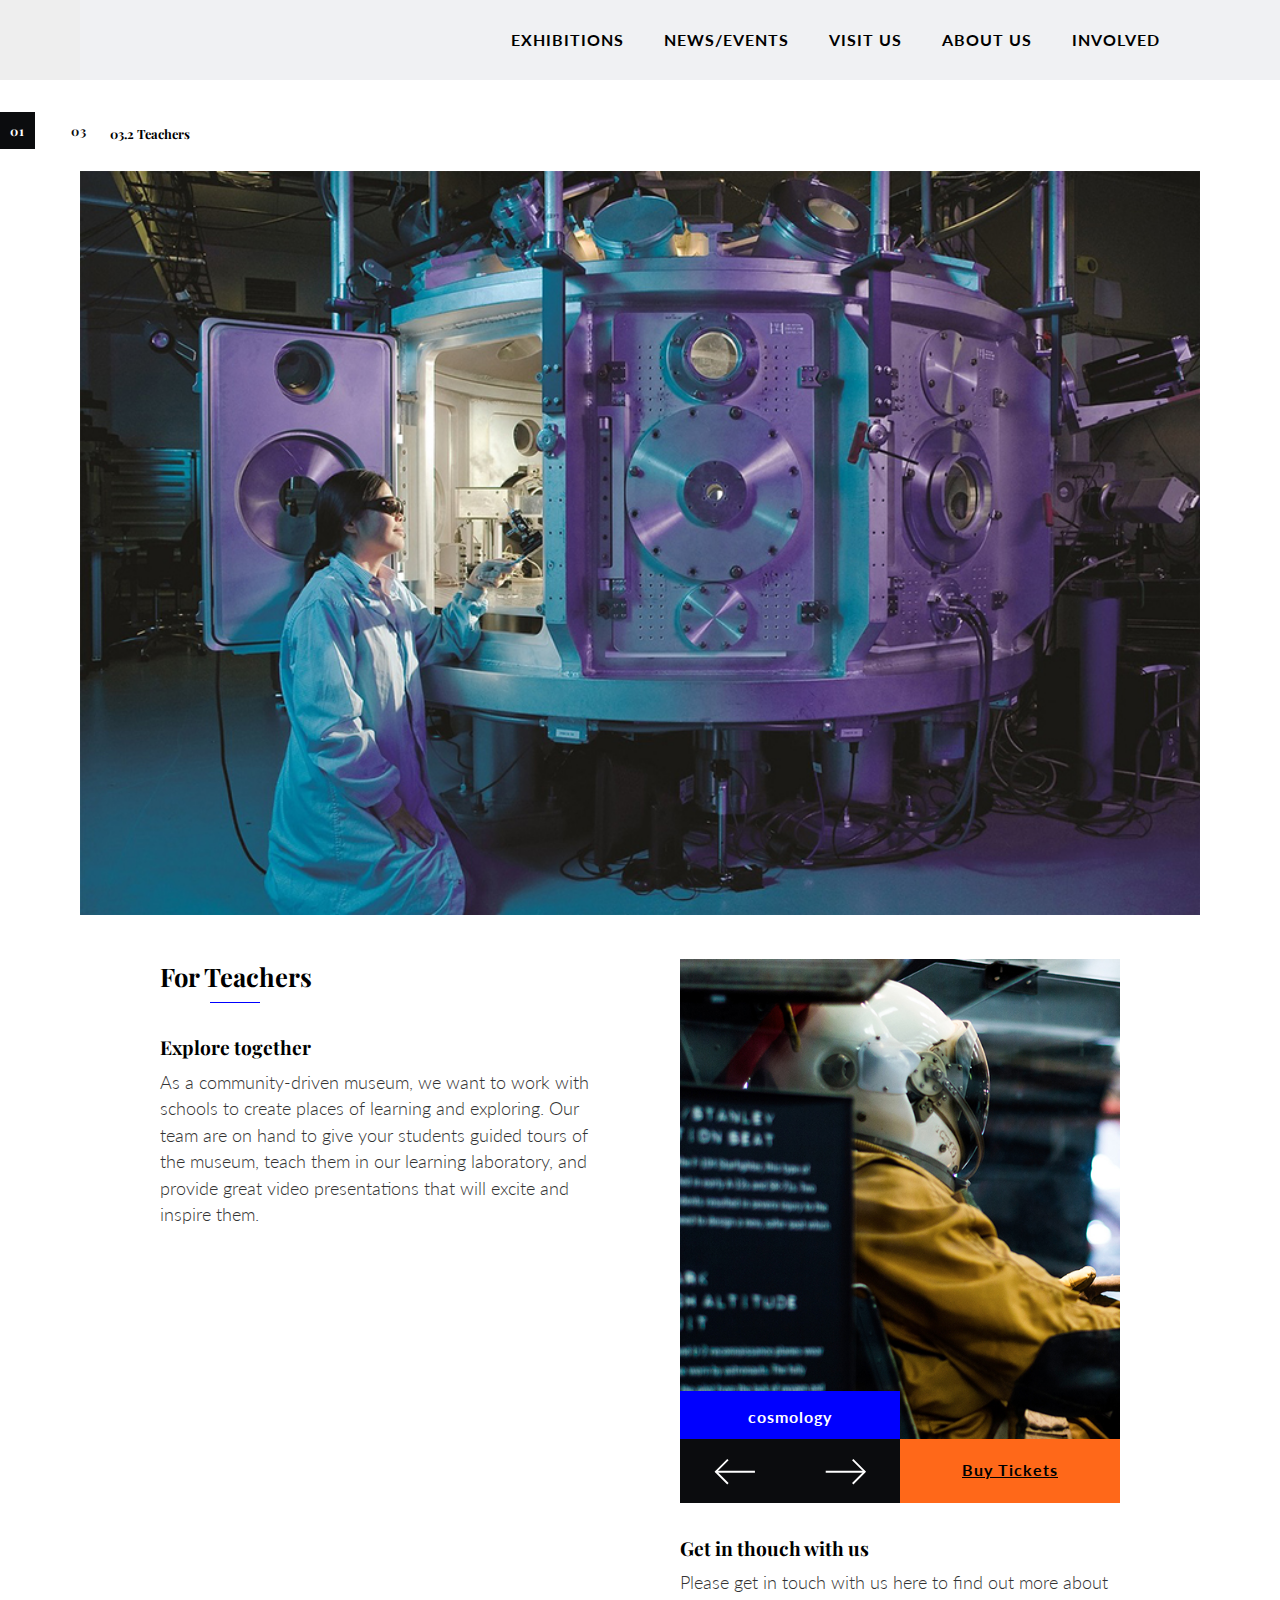
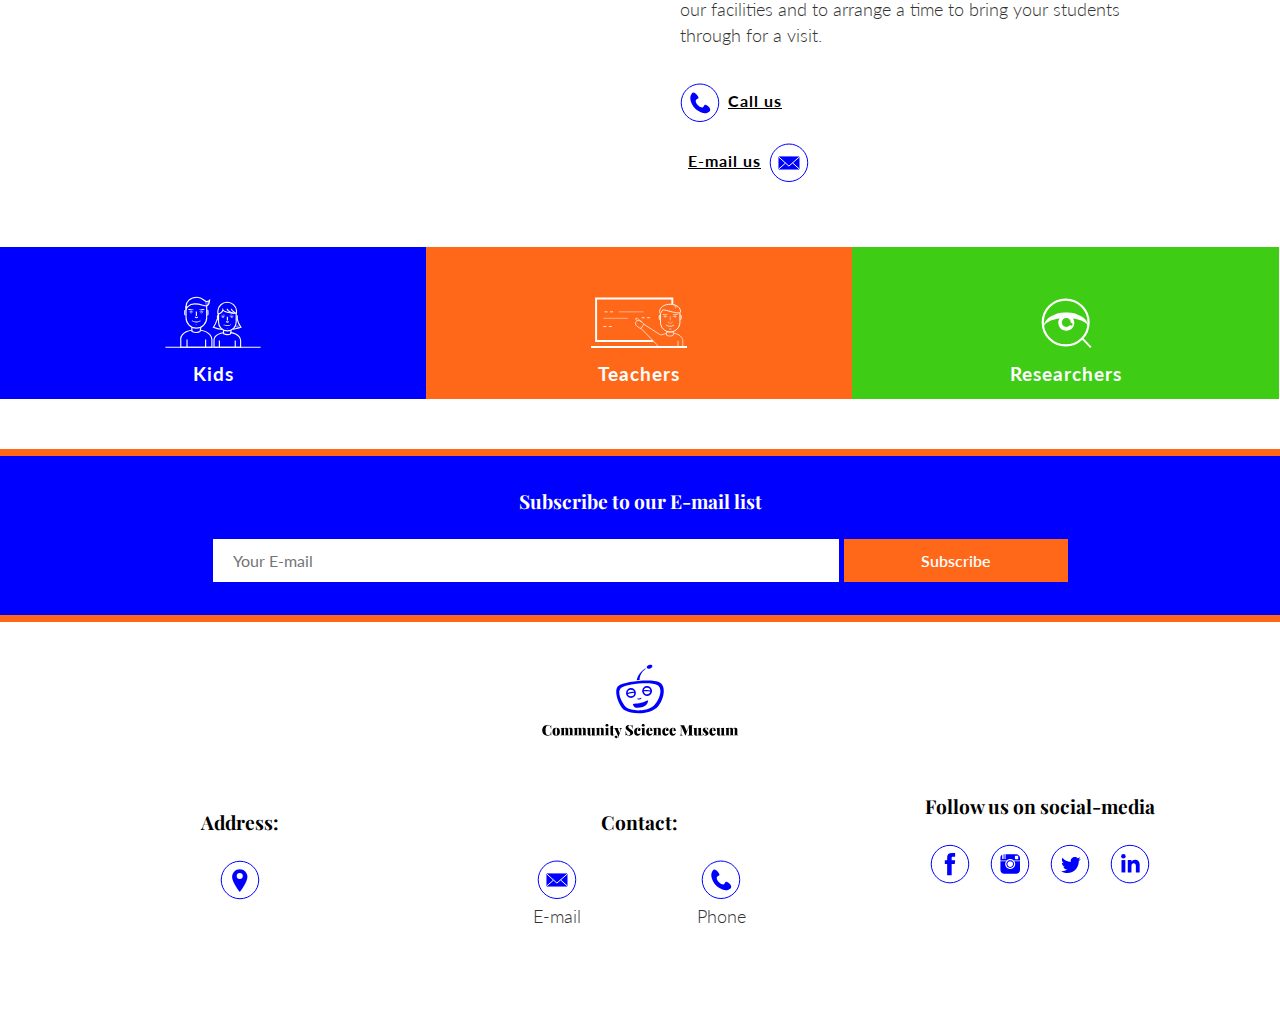
<file: about/teachers.html>
<!DOCTYPE html>
<html lang="en" dir="ltr">
  <head>
    <meta charset="utf-8">
    <meta name="viewport" content="width=device-width, initial-scale=1">
    <link rel="stylesheet" href="../css/stylesheet.css">
    <script src="../js/script.js"></script>
    <title>CSM</title>
  </head>
  <body id="page">

    <!-- HEADER -->
    <header>
      <nav class="navbar" id="myTopnav">
        <div class="logo" style="background-image: url(../images/logo.svg); ">
            <a class="logo-topp "href="../index.html"></a>
        </div>
           <ul>
             <li> <a class="nav-item" title="INVOLVED" href="../involved.html">INVOLVED</a><li>
             <li> <a class="nav-item" title="ABOUT US" href="../about.html" >ABOUT US</a><li>
             <li> <a class="nav-item" title="VISIT US" href="../visit.html" >VISIT US</a><li>
             <li> <a class="nav-item" title="NEWS/EVENTS" href="../news.html" >NEWS/EVENTS</a><li>
             <li> <a class="nav-item" title="EXHIBITIONS" href="../exhibitions/index.html">EXHIBITIONS</a><li>
             <li> <a href="javascript:void(0);" class="icon" onclick="myFunction()">&#9776;</a></li>
           </ul>

       </nav>

    </header>

    <!-- TOP BANNER -->

    <!-- breadcrumbs -->
    <section class="breadcrumbs clearfix">
      <div>
        <a class="number 3.1"href="../index.html">01</a>
      </div>
      <div class="rule">
        <hr>
      </div>
      <div>
        <a class="number black 3.2"href="../about.html">03</a>
      </div>
      <div class="site-title">
        <h4>03.2 Teachers</h4>
      </div>
    </section>

    <!-- main -->
    <section class="about-main clearfix">
      <div class="about-img-large">
        <img class="img-large" src="../images/scientific.jpg" alt="">
        <img class="img-large-two" src="../images/painting.jpg" alt="">
      </div>
      <div class="about-content clearfix ">
        <div class="about-txt-left">
          <h1 class="underline">For Teachers</h1>
          <h2>Explore together</h2>
          <p>As a community-driven museum, we want to work with schools to create places of learning and exploring. Our team are on hand to give your students guided tours of the museum, teach them in our learning laboratory,
            and provide great video presentations that will excite and inspire them.</p>
        </div>

        <div class="about-txt-right">
          <section class="about-exhibitions">
            <div class="image">
              <a class="squarebtn cosmology" href="">cosmology</a>
            </div>
              <div class="buttons-about clearfix">
                <div>
                  <a class="squarebtn left" href="#"></a>
                </div>
                <div>
                  <a class="squarebtn right" href="#"></a>
                </div>
                <div>
                  <a class="squarebtn back-to" href="#">Buy Tickets</a>
                </div>
              </div>
          </section>
        <h2>Get in thouch with us</h2>
        <p>Please get in touch with us here to find out more about our facilities and to arrange a time to bring your students through for a visit.</p>
        <div class="button about clearfix">
          <a class="phone about" href="mailto:haugenandre@hotmail.com" title="Link to e-mail"></a>
          <a class="text-btn" href="mailto:haugenandre@hotmail.com" title="Call us">Call us</a>
        </div>
        <div class="button about clearfix">
          <a class="e-mail about clearfix" href="mailto:haugenandre@hotmail.com" title="Link to e-mail"></a>
          <a class="text-btn" href="mailto:haugenandre@hotmail.com" title="Call us">E-mail us</a>
        </div>


      </div>

    </section>
    <section class="explorers clearfix">
      <a class="target kids" href="kids.html">Kids</a>
      <a class="target teachers" href="teachers.html">Teachers</a>
      <a class="target researchers" href="researchers.html">Researchers</a>
    </section>


    <!-- EXHIBITIONS -->


    <!-- NEWS AND EVENTS -->



    <!-- SUBSCRIBE-FORM -->
    <section id="subscribe-form" class="subscribe">
     <form action="#" method="post">
       <h2>Subscribe to our E-mail list</h2>
       <input type="text" name="email" placeholder="Your E-mail">
       <input id="submit" type="submit" name="Subscribe" value="Subscribe" >
     </form>
    </section>

    <!-- FOOTER -->
    <section class="footer clearfix">
      <section class="center-logo">
        <img src="../images/center-logo.svg" alt="Community science museum" width="100%;">
      </section>
      <section class=" address wrap">
        <h2>Address:</h2>
        <p>Liarvegen 1 <br>4265 Håvik</p>
        <div class="map button">
          <a class="map" href="#" title="Link to map location"></a>
          <p>Map</p>
        </div>
      </section>
      <hr>
      <section class="contact wrap">
        <h2>Contact:</h2>
        <div class="button">
          <a class="e-mail" href="#" title="Link to e-mail"></a>
         <p>E-mail</p>
       </div>
        <div class="button">
          <a class="phone" href="#" title="Link to Call us"></a>
         <p>Phone</p>
       </div>
      </section>
      <hr>
      <section class="social-media-btns wrap">
        <h2>Follow us on social-media</h2>
        <div class="facebook icon button">
        </div>
        <div class="instagram icon button">
        </div>
        <div class="twitter icon button">
        </div>
        <div class="linkedin icon button">
        </div>
      </section>

      <!-- <section id="social"class="social-media-btns wrap">

        <img class="icon" src="images/icons/social-media/face-small.svg" alt="Visit us on facebook">
        <img class="icon" src="images/icons/social-media/insta-small.svg" alt="Visit us on Instagram">
        <img class="icon" src="images/icons/social-media/linked-small.svg" alt="Follow us on Linked-in">
        <img class="icon" src="images/icons/social-media/linked-small.svg" alt="Follow us on Twitter">
      </section> -->
      <hr>

    </section>


  </body>
</html>
</file>
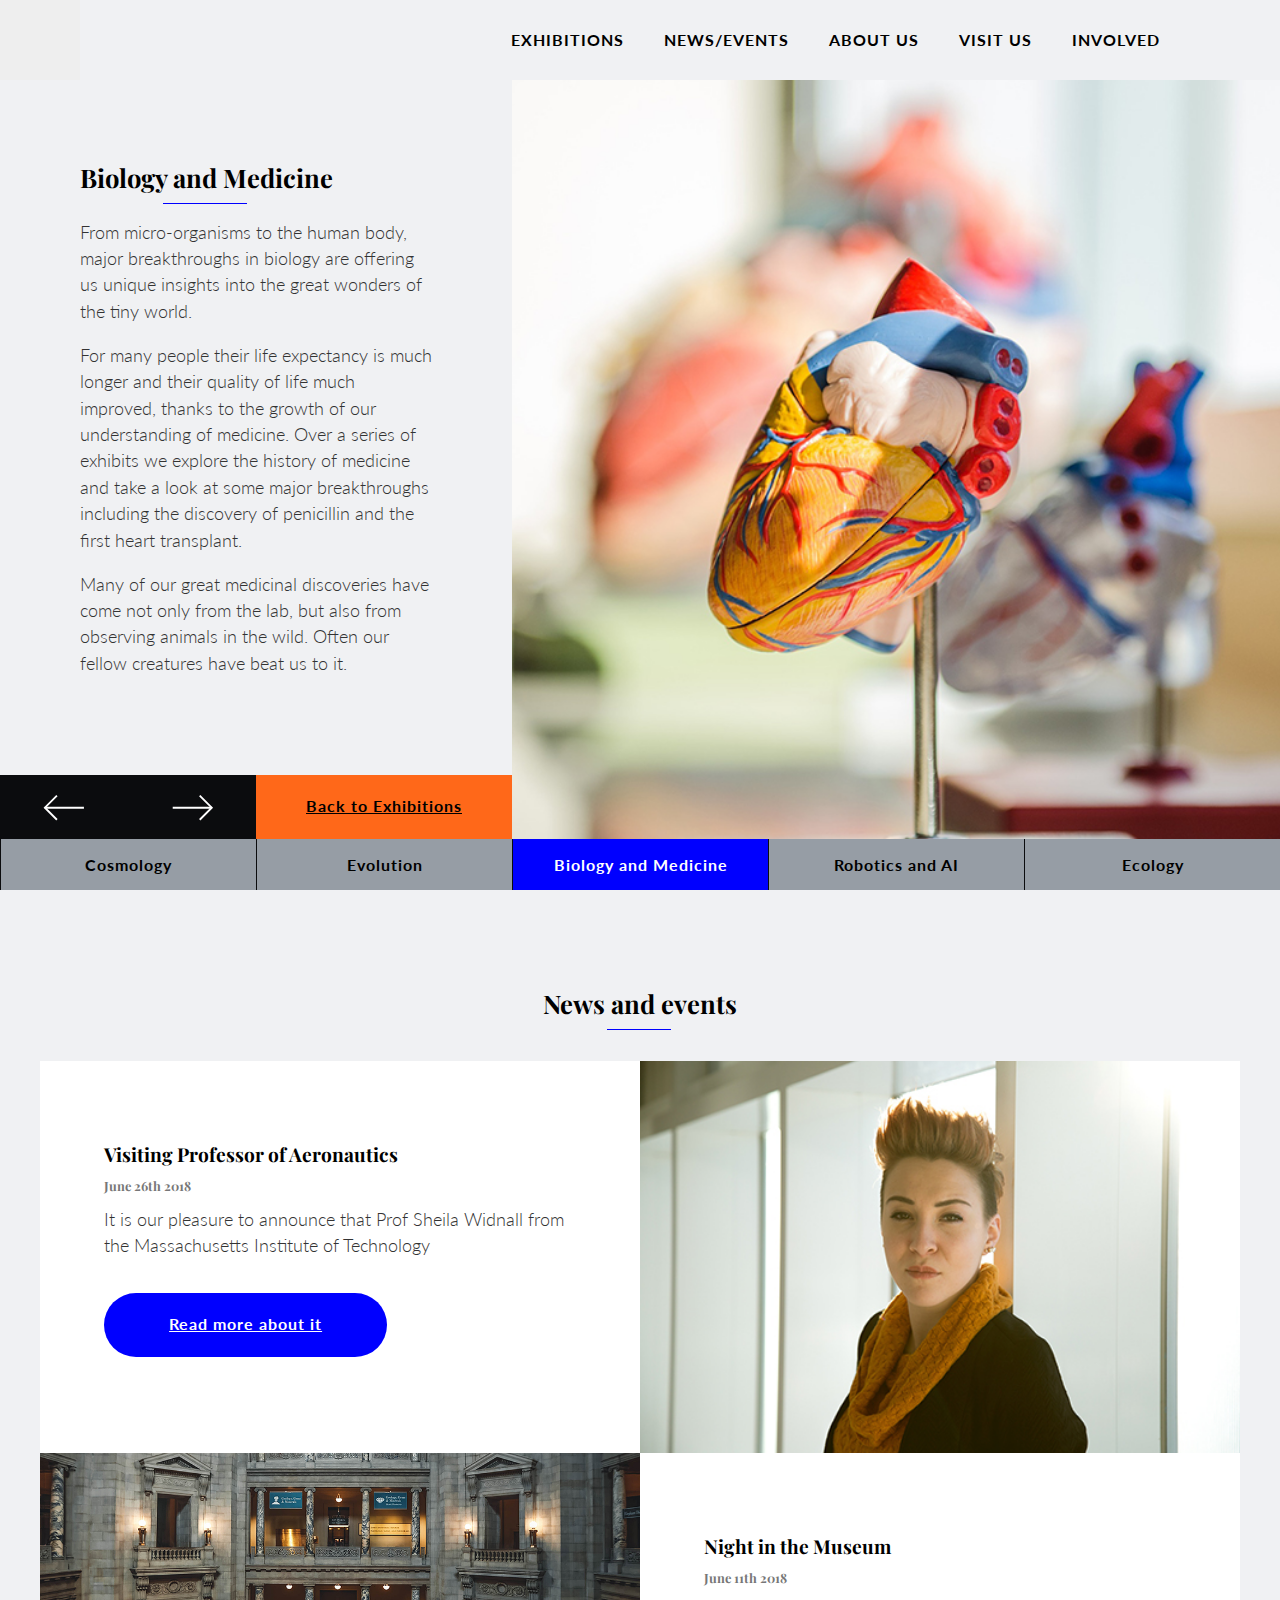
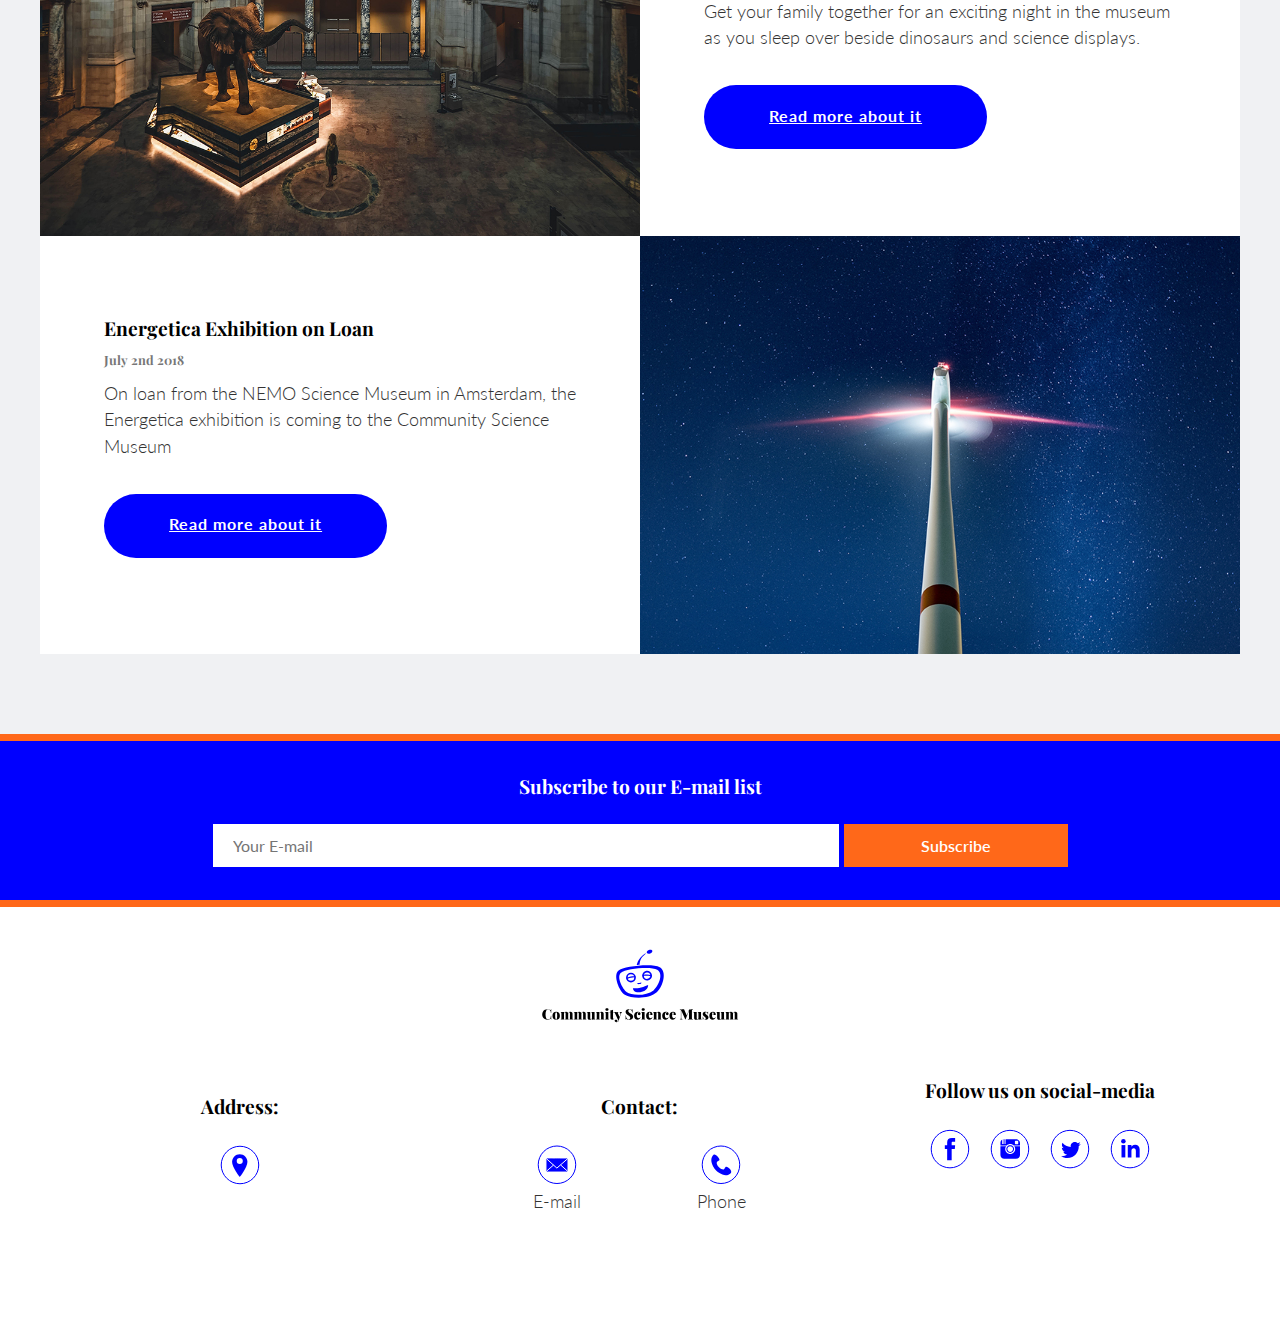
<file: exhibitions/biology.html>
<!DOCTYPE html>
<html lang="en" dir="ltr">
  <head>
    <meta charset="utf-8">
    <meta name="viewport" content="width=device-width, initial-scale=1">
    <link rel="stylesheet" href="../css/stylesheet.css">
    <script src="../js/script.js"></script>
    <title>CSM</title>
  </head>
  <body id="page">

    <!-- HEADER -->
    <header>
      <nav class="navbar clearfix" id="myTopnav">
        <div class="logo" style="background-image: url(../images/logo.svg); ">
            <a class="logo-topp "href="index.html"></a>
        </div>
          <ul>
            <li> <a class="nav-item" title="INVOLVED" href="../involved.html">INVOLVED</a><li>
            <li> <a class="nav-item" title="VISIT US" href="../visit.html" >VISIT US</a><li>
            <li> <a class="nav-item" title="ABOUT US" href="../about.html" >ABOUT US</a><li>
            <li> <a class="nav-item" title="NEWS/EVENTS" href="../news.html" >NEWS/EVENTS</a><li>
            <li> <a class="nav-item" title="EXHIBITIONS" href="overview.html">EXHIBITIONS</a><li>
            <li> <a href="javascript:void(0);" class="icon" onclick="myFunction()">&#9776;</a></li>
          </ul>

       </nav>

    </header>

    <!-- TOP BANNER -->
    <!-- <section class="navigation-btn clearfix">
      <div>
        <a class="activebtn active" href="#"></a>
      </div>
      <div>
        <a class="activebtn" href="#"></a>
      </div>
      <div>
        <a class="activebtn" href="#"></a>
      </div>
      <div>
        <a class="activebtn" href="#"></a>
      </div>
      <div>
        <a class="activebtn" href="#"></a>
      </div>
    </section> -->



  <!-- EXHIBITION_FLEX -->
    <section class="container top clearfix">

      <div class="container-img left" style="background-image: url(../images/biology-small.jpg); min-height: 30em;">
      </div>

      <div class="container-content">
          <!-- <h1 class="exhibition-h1">EXHIBITIONS</h1> -->
          <div class="container-topcontent">
          <h1 class="underline">Biology and Medicine</h1>
          <p>From micro-organisms to the human body, major breakthroughs in
            biology are offering us unique insights into the great wonders of the tiny world. </p>
          <p>For many people their life expectancy is much longer and their quality of life much
            improved, thanks to the growth of our understanding of medicine. Over a series of
            exhibits we explore the history of medicine and take a look at some major breakthroughs
            including the discovery of penicillin and the first heart transplant.</p>
            <p>Many of our great medicinal discoveries have come not only from the lab, but also
              from observing animals in the wild. Often our fellow creatures have beat us to it.</p>
          </div>
        <div class="container-buttons clearfix">
          <div>
            <a class="squarebtn left" href="evolution.html"></a>
          </div>
          <div>
            <a class="squarebtn right" href="robotics.html"></a>
          </div>
          <div>
            <a class="squarebtn back-to" href="index.html">Back to Exhibitions</a>
          </div>
        </div>
      </div>
    </section>

    <section class="all-exhibitions clearfix">
      <div class="all-exhibitions-btn clearfix">
        <a href="cosmology.html" class="exhibition-btn cosmology">Cosmology</a>
        <a href="evolution.html" class="exhibition-btn evolution">Evolution</a>
        <a href="biology.html" class="exhibition-btn biology active">Biology and Medicine</a>
        <a href="robotics.html" class="exhibition-btn robot">Robotics and AI</a>
        <a href="ecology.html" class="exhibition-btn ecology">Ecology</a>
      </div>
    </section>

    <!-- TARGETS -->
    <!-- <section class="explorers">
      <a class="target kids" href="#">Kids</a>
      <a class="target teachers" href="#">Teachers</a>
      <a class="target researchers" href="#">Researchers</a>
    </section> -->


    <!-- EXHIBITIONS -->


    <!-- NEWS AND EVENTS -->
    <section class="news-events">
      <div class="exhibition-txt">
        <h1 class="underline">News and events</h1>
      </div>

      <section class="container">
        <div class="container-img" style="background-image: url(../images/prof-sheila-widnall.jpg); min-height: 20em;">

        </div>
        <div class="container-txt">
          <h2>Visiting Professor of Aeronautics</h2>
          <h3>June 26th 2018</h3>
          <p>It is our pleasure to announce that Prof Sheila Widnall from the Massachusetts Institute of Technology </p>
          <a class="btn "href="#">Read more about it</a>
        </div>
      </section>

      <section class="container two">
        <div class="container-img two" style="background-image: url(../images/night-at-the-museum-small.jpg); min-height: 20em;">

        </div>
        <div class="container-txt two">
          <h2>Night in the Museum</h2>
          <h3>June 11th 2018</h3>
          <p>Get your family together for an exciting night in the museum as you sleep over beside dinosaurs and science displays.</p>
          <a class="btn "href="#">Read more about it</a>
        </div>
      </section>

      <section class="container">
        <div class="container-img" style="background-image: url(../images/wind-park-small.jpg); min-height: 20em;">

        </div>
        <div class="container-txt">
          <h2>Energetica Exhibition on Loan</h2>
          <h3>July 2nd 2018</h3>
          <p>On loan from the NEMO Science Museum in Amsterdam, the Energetica exhibition is coming to the Community Science Museum</p>
          <a class="btn "href="#">Read more about it</a>
        </div>
      </section>
    </section>



    <!-- SUBSCRIBE-FORM -->
    <section id="subscribe-form" class="subscribe">
     <form action="#" method="post">
       <h2>Subscribe to our E-mail list</h2>
       <input type="text" name="email" placeholder="Your E-mail">
       <input id="submit" type="submit" name="Subscribe" value="Subscribe" >
     </form>
    </section>

    <!-- FOOTER -->
    <section class="footer clearfix">
      <section class="center-logo">
        <img src="../images/center-logo.svg" alt="Community science museum" width="100%;">
      </section>
      <section class=" address wrap">
        <h2>Address:</h2>
        <p>Liarvegen 1 <br>4265 Håvik</p>
        <div class="map button">
          <a class="map" href="#" title="Link to map location"></a>
          <p>Map</p>
        </div>
      </section>
      <hr>
      <section class="contact wrap">
        <h2>Contact:</h2>
        <div class="button">
          <a class="e-mail" href="#" title="Link to e-mail"></a>
         <p>E-mail</p>
       </div>
        <div class="button">
          <a class="phone" href="#" title="Link to Call us"></a>
         <p>Phone</p>
       </div>
      </section>
      <hr>
      <section class="social-media-btns wrap">
        <h2>Follow us on social-media</h2>
        <div class="facebook icon button">
        </div>
        <div class="instagram icon button">
        </div>
        <div class="twitter icon button">
        </div>
        <div class="linkedin icon button">
        </div>
      </section>

      <hr>

    </section>


  </body>
</html>
</file>
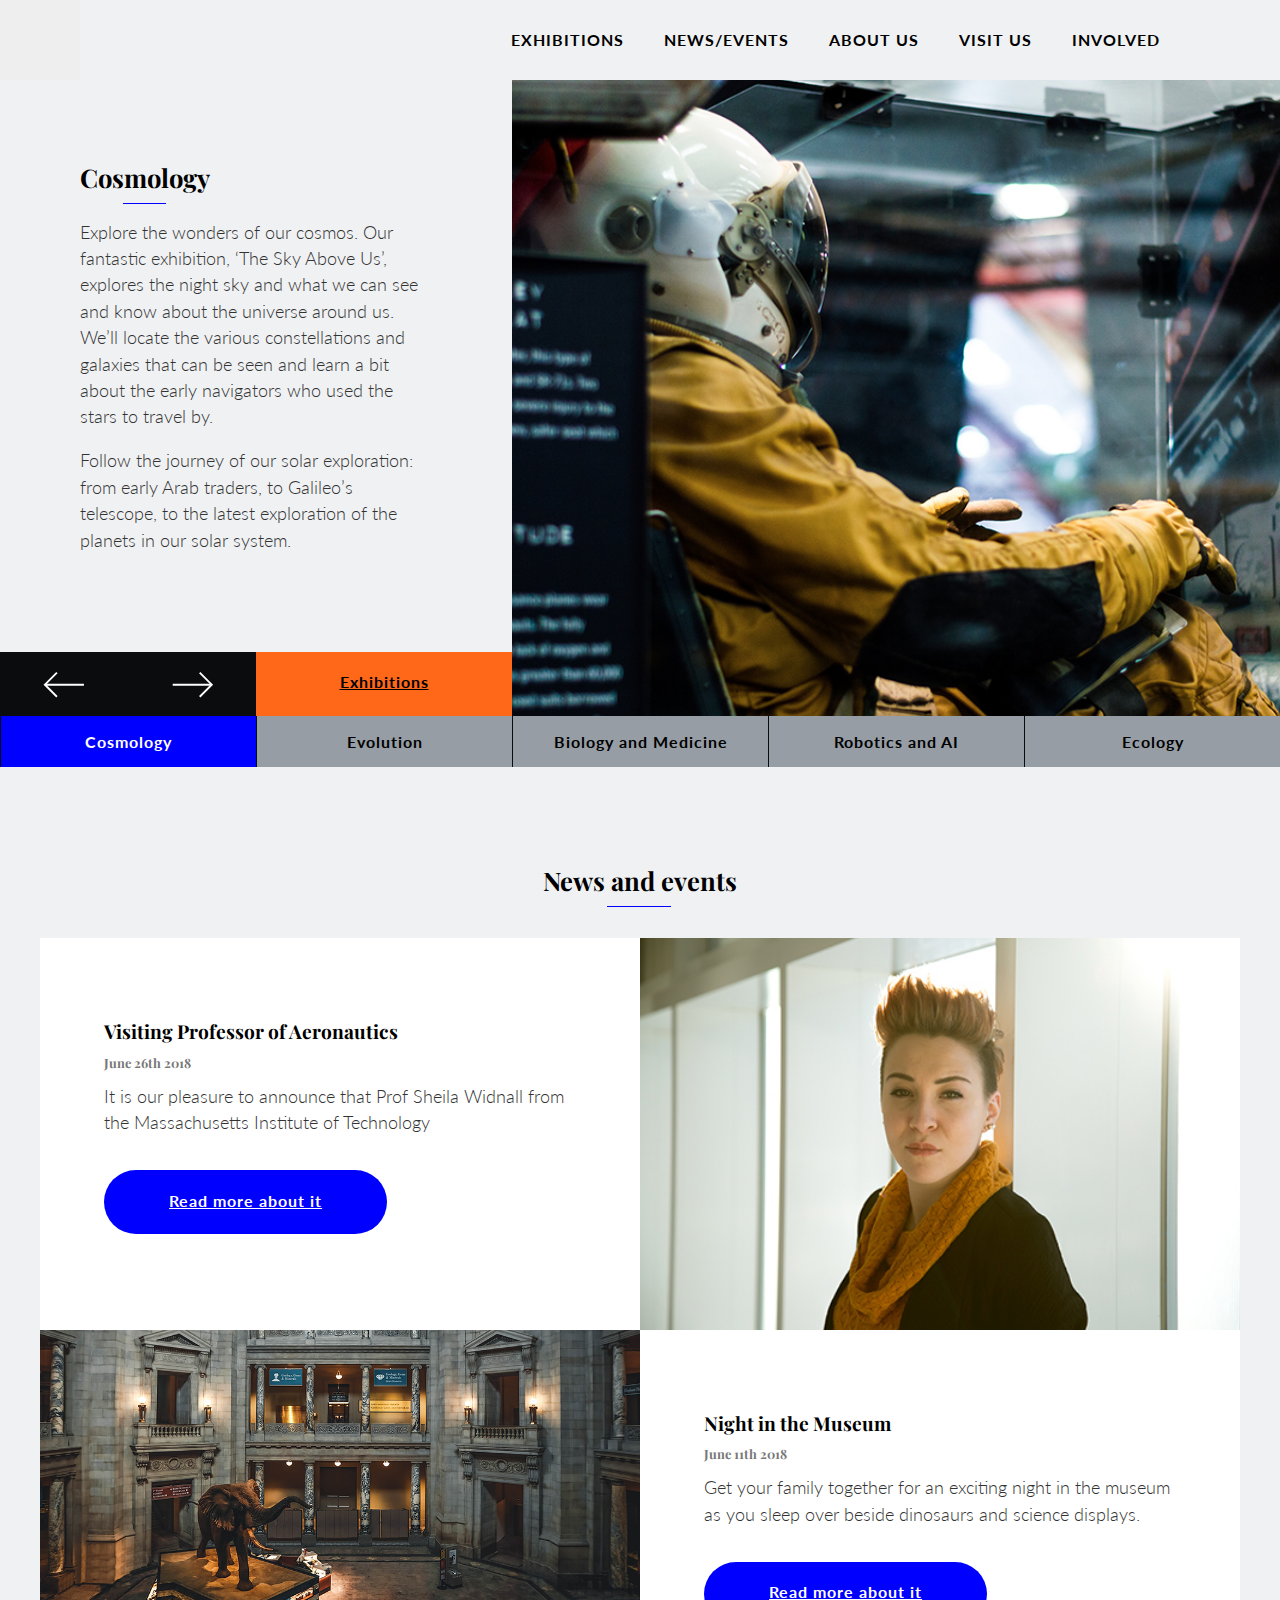
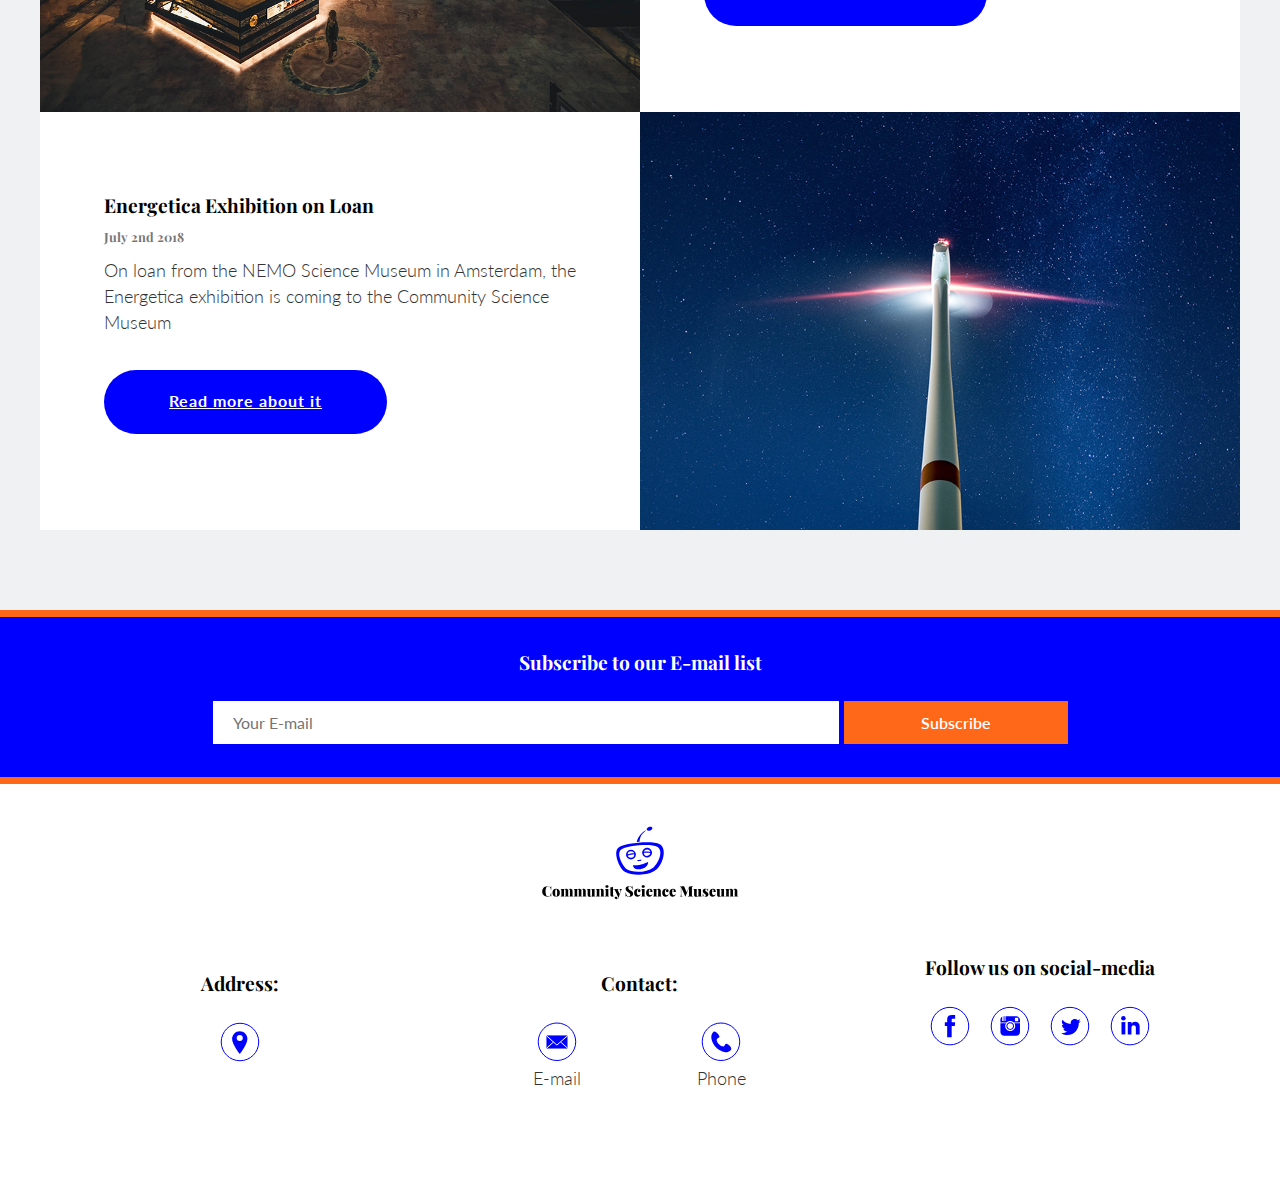
<file: exhibitions/cosmology.html>
<!DOCTYPE html>
<html lang="en" dir="ltr">
  <head>
    <meta charset="utf-8">
    <meta name="viewport" content="width=device-width, initial-scale=1">
    <link rel="stylesheet" href="../css/stylesheet.css">
    <script src="../js/script.js"></script>
    <title>CSM</title>
  </head>
  <body id="page">

    <!-- HEADER -->
    <header>
      <nav class="navbar clearfix" id="myTopnav">
        <div class="logo" style="background-image: url(../images/logo.svg); ">
            <a class="logo-topp "href="index.html"></a>
        </div>
          <ul>
            <li> <a class="nav-item" title="INVOLVED" href="../involved.html">INVOLVED</a><li>
            <li> <a class="nav-item" title="VISIT US" href="../visit.html" >VISIT US</a><li>
            <li> <a class="nav-item" title="ABOUT US" href="../about.html" >ABOUT US</a><li>
            <li> <a class="nav-item" title="NEWS/EVENTS" href="../news.html" >NEWS/EVENTS</a><li>
            <li> <a class="nav-item" title="EXHIBITIONS" href="overview.html">EXHIBITIONS</a><li>
            <li> <a href="javascript:void(0);" class="icon" onclick="myFunction()">&#9776;</a></li>
          </ul>

       </nav>

    </header>

    <!-- TOP BANNER -->
    <!-- <section class="navigation-btn clearfix">
      <div>
        <a class="activebtn active" href="#"></a>
      </div>
      <div>
        <a class="activebtn" href="#"></a>
      </div>
      <div>
        <a class="activebtn" href="#"></a>
      </div>
      <div>
        <a class="activebtn" href="#"></a>
      </div>
      <div>
        <a class="activebtn" href="#"></a>
      </div>
    </section> -->



  <!-- EXHIBITION_FLEX -->
    <section class="container top clearfix">

      <div class="container-img left" style="background-image: url(../images/astronaut-small.jpg); min-height: 30em;">
      </div>

      <div class="container-content">
          <!-- <h1 class="exhibition-h1">EXHIBITIONS</h1> -->
          <div class="container-topcontent">
            <h1 class="underline">Cosmology</h1>
            <p>Explore the wonders of our cosmos. Our fantastic exhibition,
            ‘The Sky Above Us’, explores the night sky and what we can see
            and know about the universe around us.
             We’ll locate the various constellations and galaxies that
             can be seen and learn a bit about the early navigators who
             used the stars to travel by.</p>
            <p>Follow the journey of our solar exploration: from early
              Arab traders, to Galileo’s telescope, to the latest exploration
              of the planets in our solar system.</p>
          </div>
        <div class="container-buttons clearfix">
          <div>
            <a class="squarebtn left" href="ecology.html"></a>
          </div>
          <div>
            <a class="squarebtn right" href="evolution.html"></a>
          </div>
          <div>
            <a class="squarebtn back-to" href="index.html">Exhibitions</a>
          </div>
        </div>
      </div>
    </section>

    <section class="all-exhibitions clearfix">
      <div class="all-exhibitions-btn clearfix">
        <a href="cosmology.html" class="exhibition-btn cosmology active">Cosmology</a>
        <a href="evolution.html" class="exhibition-btn evolution">Evolution</a>
        <a href="biology.html" class="exhibition-btn biology">Biology and Medicine</a>
        <a href="robotics.html" class="exhibition-btn robot">Robotics and AI</a>
        <a href="ecology.html" class="exhibition-btn ecology">Ecology</a>
      </div>
    </section>

    <!-- TARGETS -->
    <!-- <section class="explorers">
      <a class="target kids" href="#">Kids</a>
      <a class="target teachers" href="#">Teachers</a>
      <a class="target researchers" href="#">Researchers</a>
    </section> -->


    <!-- EXHIBITIONS -->


    <!-- NEWS AND EVENTS -->
    <section class="news-events">
      <div class="exhibition-txt">
        <h1 class="underline">News and events</h1>
      </div>

      <section class="container">
        <div class="container-img" style="background-image: url(../images/prof-sheila-widnall.jpg); min-height: 20em;">

        </div>
        <div class="container-txt">
          <h2>Visiting Professor of Aeronautics</h2>
          <h3>June 26th 2018</h3>
          <p>It is our pleasure to announce that Prof Sheila Widnall from the Massachusetts Institute of Technology </p>
          <a class="btn "href="#">Read more about it</a>
        </div>
      </section>

      <section class="container two">
        <div class="container-img two" style="background-image: url(../images/night-at-the-museum-small.jpg); min-height: 20em;">

        </div>
        <div class="container-txt two">
          <h2>Night in the Museum</h2>
          <h3>June 11th 2018</h3>
          <p>Get your family together for an exciting night in the museum as you sleep over beside dinosaurs and science displays.</p>
          <a class="btn "href="#">Read more about it</a>
        </div>
      </section>

      <section class="container">
        <div class="container-img" style="background-image: url(../images/wind-park-small.jpg); min-height: 20em;">

        </div>
        <div class="container-txt">
          <h2>Energetica Exhibition on Loan</h2>
          <h3>July 2nd 2018</h3>
          <p>On loan from the NEMO Science Museum in Amsterdam, the Energetica exhibition is coming to the Community Science Museum</p>
          <a class="btn "href="#">Read more about it</a>
        </div>
      </section>
    </section>



    <!-- SUBSCRIBE-FORM -->
    <section id="subscribe-form" class="subscribe">
     <form action="#" method="post">
       <h2>Subscribe to our E-mail list</h2>
       <input type="text" name="email" placeholder="Your E-mail">
       <input id="submit" type="submit" name="Subscribe" value="Subscribe" >
     </form>
    </section>

    <!-- FOOTER -->
    <section class="footer clearfix">
      <section class="center-logo">
        <img src="../images/center-logo.svg" alt="Community science museum" width="100%;">
      </section>
      <section class=" address wrap">
        <h2>Address:</h2>
        <p>Liarvegen 1 <br>4265 Håvik</p>
        <div class="map button">
          <a class="map" href="#" title="Link to map location"></a>
          <p>Map</p>
        </div>
      </section>
      <hr>
      <section class="contact wrap">
        <h2>Contact:</h2>
        <div class="button">
          <a class="e-mail" href="#" title="Link to e-mail"></a>
         <p>E-mail</p>
       </div>
        <div class="button">
          <a class="phone" href="#" title="Link to Call us"></a>
         <p>Phone</p>
       </div>
      </section>
      <hr>
      <section class="social-media-btns wrap">
        <h2>Follow us on social-media</h2>
        <div class="facebook icon button">
        </div>
        <div class="instagram icon button">
        </div>
        <div class="twitter icon button">
        </div>
        <div class="linkedin icon button">
        </div>
      </section>

      <hr>

    </section>


  </body>
</html>
</file>
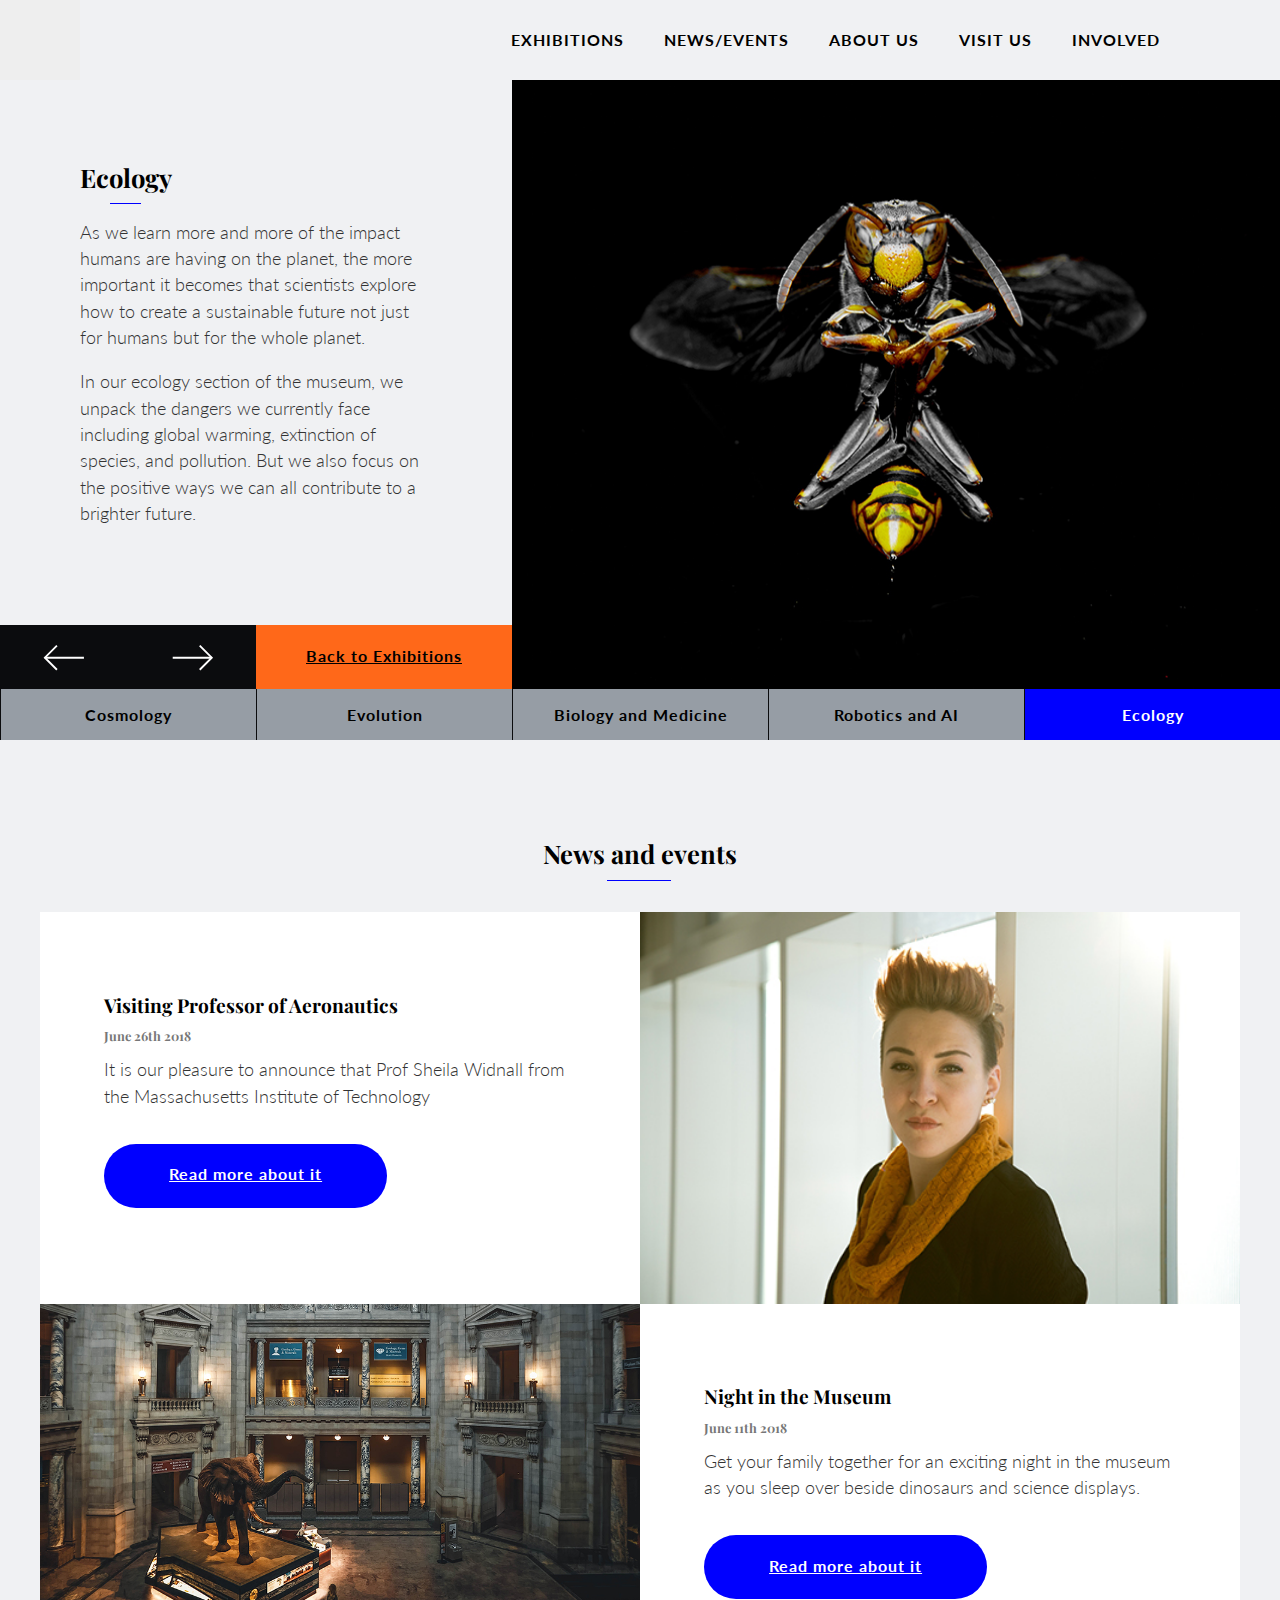
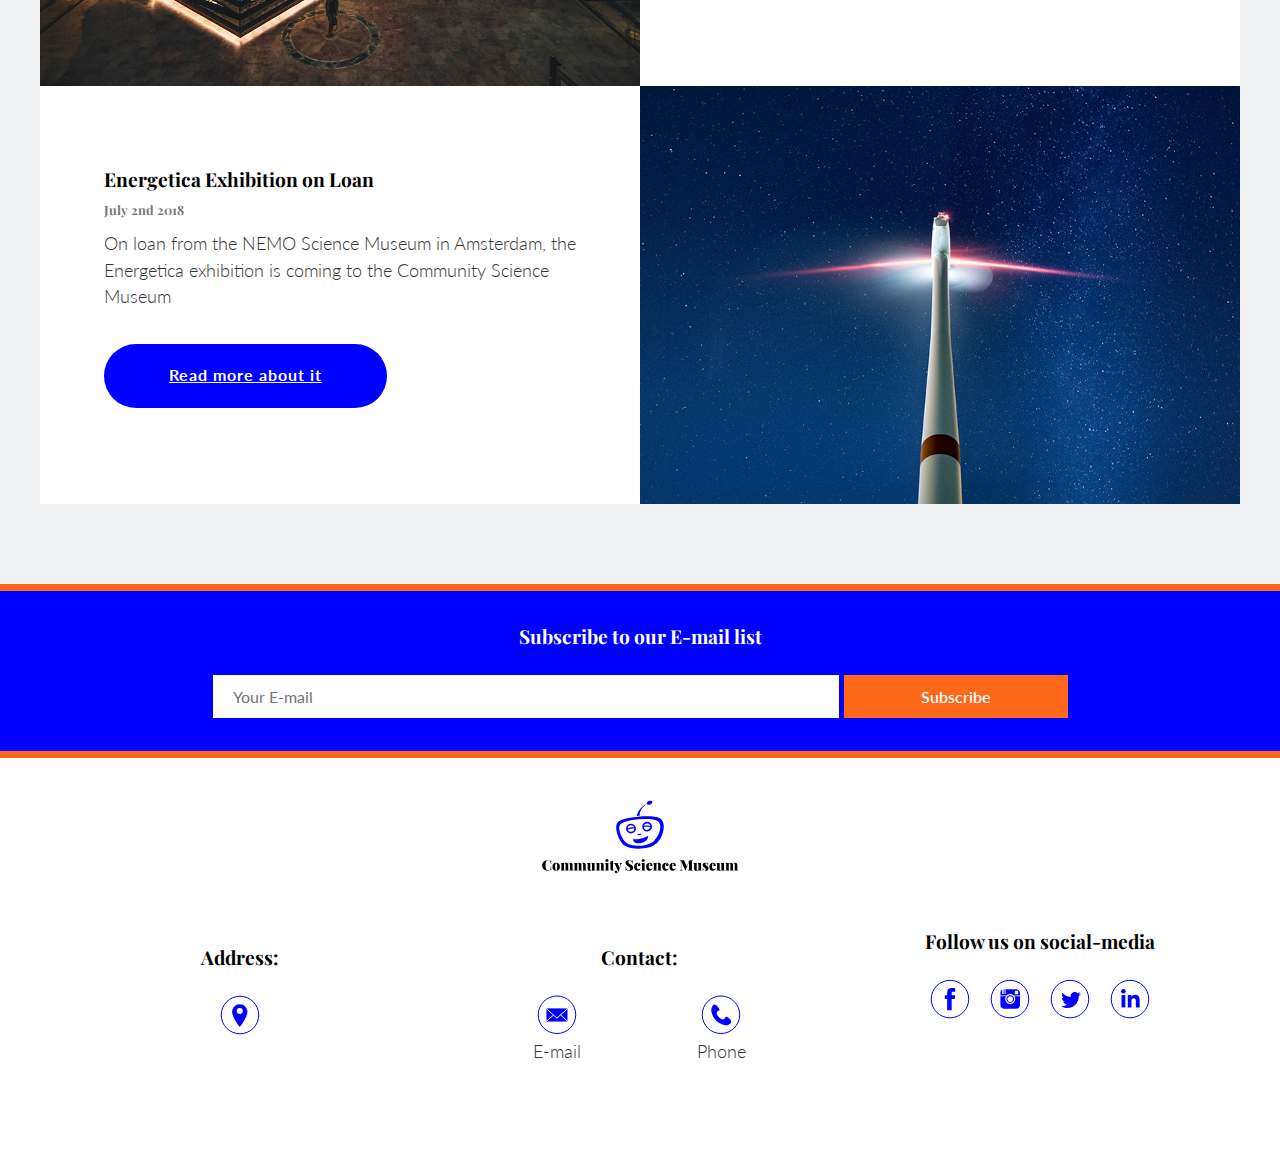
<file: exhibitions/ecology.html>
<!DOCTYPE html>
<html lang="en" dir="ltr">
  <head>
    <meta charset="utf-8">
    <meta name="viewport" content="width=device-width, initial-scale=1">
    <link rel="stylesheet" href="../css/stylesheet.css">
    <script src="../js/script.js"></script>
    <title>CSM</title>
  </head>
  <body id="page">

    <!-- HEADER -->
    <header>
      <nav class="navbar clearfix" id="myTopnav">
        <div class="logo" style="background-image: url(../images/logo.svg);">
            <a class="logo-topp "href="index.html"></a>
        </div>
        <ul>
          <li> <a class="nav-item" title="INVOLVED" href="../involved.html">INVOLVED</a><li>
          <li> <a class="nav-item" title="VISIT US" href="../visit.html" >VISIT US</a><li>
          <li> <a class="nav-item" title="ABOUT US" href="../about.html" >ABOUT US</a><li>
          <li> <a class="nav-item" title="NEWS/EVENTS" href="../news.html" >NEWS/EVENTS</a><li>
          <li> <a class="nav-item" title="EXHIBITIONS" href="overview.html">EXHIBITIONS</a><li>
          <li> <a href="javascript:void(0);" class="icon" onclick="myFunction()">&#9776;</a></li>
        </ul>

       </nav>

    </header>

    <!-- TOP BANNER -->
    <!-- <section class="navigation-btn clearfix">
      <div>
        <a class="activebtn active" href="#"></a>
      </div>
      <div>
        <a class="activebtn" href="#"></a>
      </div>
      <div>
        <a class="activebtn" href="#"></a>
      </div>
      <div>
        <a class="activebtn" href="#"></a>
      </div>
      <div>
        <a class="activebtn" href="#"></a>
      </div>
    </section> -->



  <!-- EXHIBITION_FLEX -->
    <section class="container top clearfix">

      <div class="container-img left" style="background-image: url(../images/bee-small.jpg); min-height: 30em;">
      </div>

      <div class="container-content">
          <!-- <h1 class="exhibition-h1">EXHIBITIONS</h1> -->
          <div class="container-topcontent">
          <h1 class="underline">Ecology</h1>
          <p>As we learn more and more of the impact humans are having on the planet, the more important it becomes
            that scientists explore how to create a sustainable future not just for humans but for the whole planet.</p>
          <p>In our ecology section of the museum, we unpack the dangers we currently face including global warming, extinction
            of species, and pollution. But we also focus on the positive ways we can all contribute to a brighter future.</p>
          </div>
        <div class="container-buttons clearfix">
          <div>
            <a class="squarebtn left" href="robotics.html"></a>
          </div>
          <div>
            <a class="squarebtn right" href="cosmology.html"></a>
          </div>
          <div>
            <a class="squarebtn back-to" href="index.html">Back to Exhibitions</a>
          </div>
        </div>
      </div>
    </section>

    <section class="all-exhibitions clearfix">
      <div class="all-exhibitions-btn clearfix">
        <a href="cosmology.html" class="exhibition-btn cosmology">Cosmology</a>
        <a href="evolution.html" class="exhibition-btn evolution">Evolution</a>
        <a href="biology.html" class="exhibition-btn biology">Biology and Medicine</a>
        <a href="robotics.html" class="exhibition-btn robot">Robotics and AI</a>
        <a href="ecology.html" class="exhibition-btn ecology active">Ecology</a>
      </div>
    </section>

    <!-- TARGETS -->
    <!-- <section class="explorers">
      <a class="target kids" href="#">Kids</a>
      <a class="target teachers" href="#">Teachers</a>
      <a class="target researchers" href="#">Researchers</a>
    </section> -->


    <!-- EXHIBITIONS -->


    <!-- NEWS AND EVENTS -->
    <section class="news-events">
      <div class="exhibition-txt">
        <h1 class="underline">News and events</h1>
      </div>

      <section class="container">
        <div class="container-img" style="background-image: url(../images/prof-sheila-widnall.jpg); min-height: 20em;">

        </div>
        <div class="container-txt">
          <h2>Visiting Professor of Aeronautics</h2>
          <h3>June 26th 2018</h3>
          <p>It is our pleasure to announce that Prof Sheila Widnall from the Massachusetts Institute of Technology </p>
          <a class="btn "href="#">Read more about it</a>
        </div>
      </section>

      <section class="container two">
        <div class="container-img two" style="background-image: url(../images/night-at-the-museum-small.jpg); min-height: 20em;">

        </div>
        <div class="container-txt two">
          <h2>Night in the Museum</h2>
          <h3>June 11th 2018</h3>
          <p>Get your family together for an exciting night in the museum as you sleep over beside dinosaurs and science displays.</p>
          <a class="btn "href="#">Read more about it</a>
        </div>
      </section>

      <section class="container">
        <div class="container-img" style="background-image: url(../images/wind-park-small.jpg); min-height: 20em;">

        </div>
        <div class="container-txt">
          <h2>Energetica Exhibition on Loan</h2>
          <h3>July 2nd 2018</h3>
          <p>On loan from the NEMO Science Museum in Amsterdam, the Energetica exhibition is coming to the Community Science Museum</p>
          <a class="btn "href="#">Read more about it</a>
        </div>
      </section>
    </section>



    <!-- SUBSCRIBE-FORM -->
    <section id="subscribe-form" class="subscribe">
     <form action="#" method="post">
       <h2>Subscribe to our E-mail list</h2>
       <input type="text" name="email" placeholder="Your E-mail">
       <input id="submit" type="submit" name="Subscribe" value="Subscribe" >
     </form>
    </section>

    <!-- FOOTER -->
    <section class="footer clearfix">
      <section class="center-logo">
        <img src="../images/center-logo.svg" alt="Community science museum" width="100%;">
      </section>
      <section class=" address wrap">
        <h2>Address:</h2>
        <p>Liarvegen 1 <br>4265 Håvik</p>
        <div class="map button">
          <a class="map" href="#" title="Link to map location"></a>
          <p>Map</p>
        </div>
      </section>
      <hr>
      <section class="contact wrap">
        <h2>Contact:</h2>
        <div class="button">
          <a class="e-mail" href="#" title="Link to e-mail"></a>
         <p>E-mail</p>
       </div>
        <div class="button">
          <a class="phone" href="#" title="Link to Call us"></a>
         <p>Phone</p>
       </div>
      </section>
      <hr>
      <section class="social-media-btns wrap">
        <h2>Follow us on social-media</h2>
        <div class="facebook icon button">
        </div>
        <div class="instagram icon button">
        </div>
        <div class="twitter icon button">
        </div>
        <div class="linkedin icon button">
        </div>
      </section>

      <hr>

    </section>


  </body>
</html>
</file>
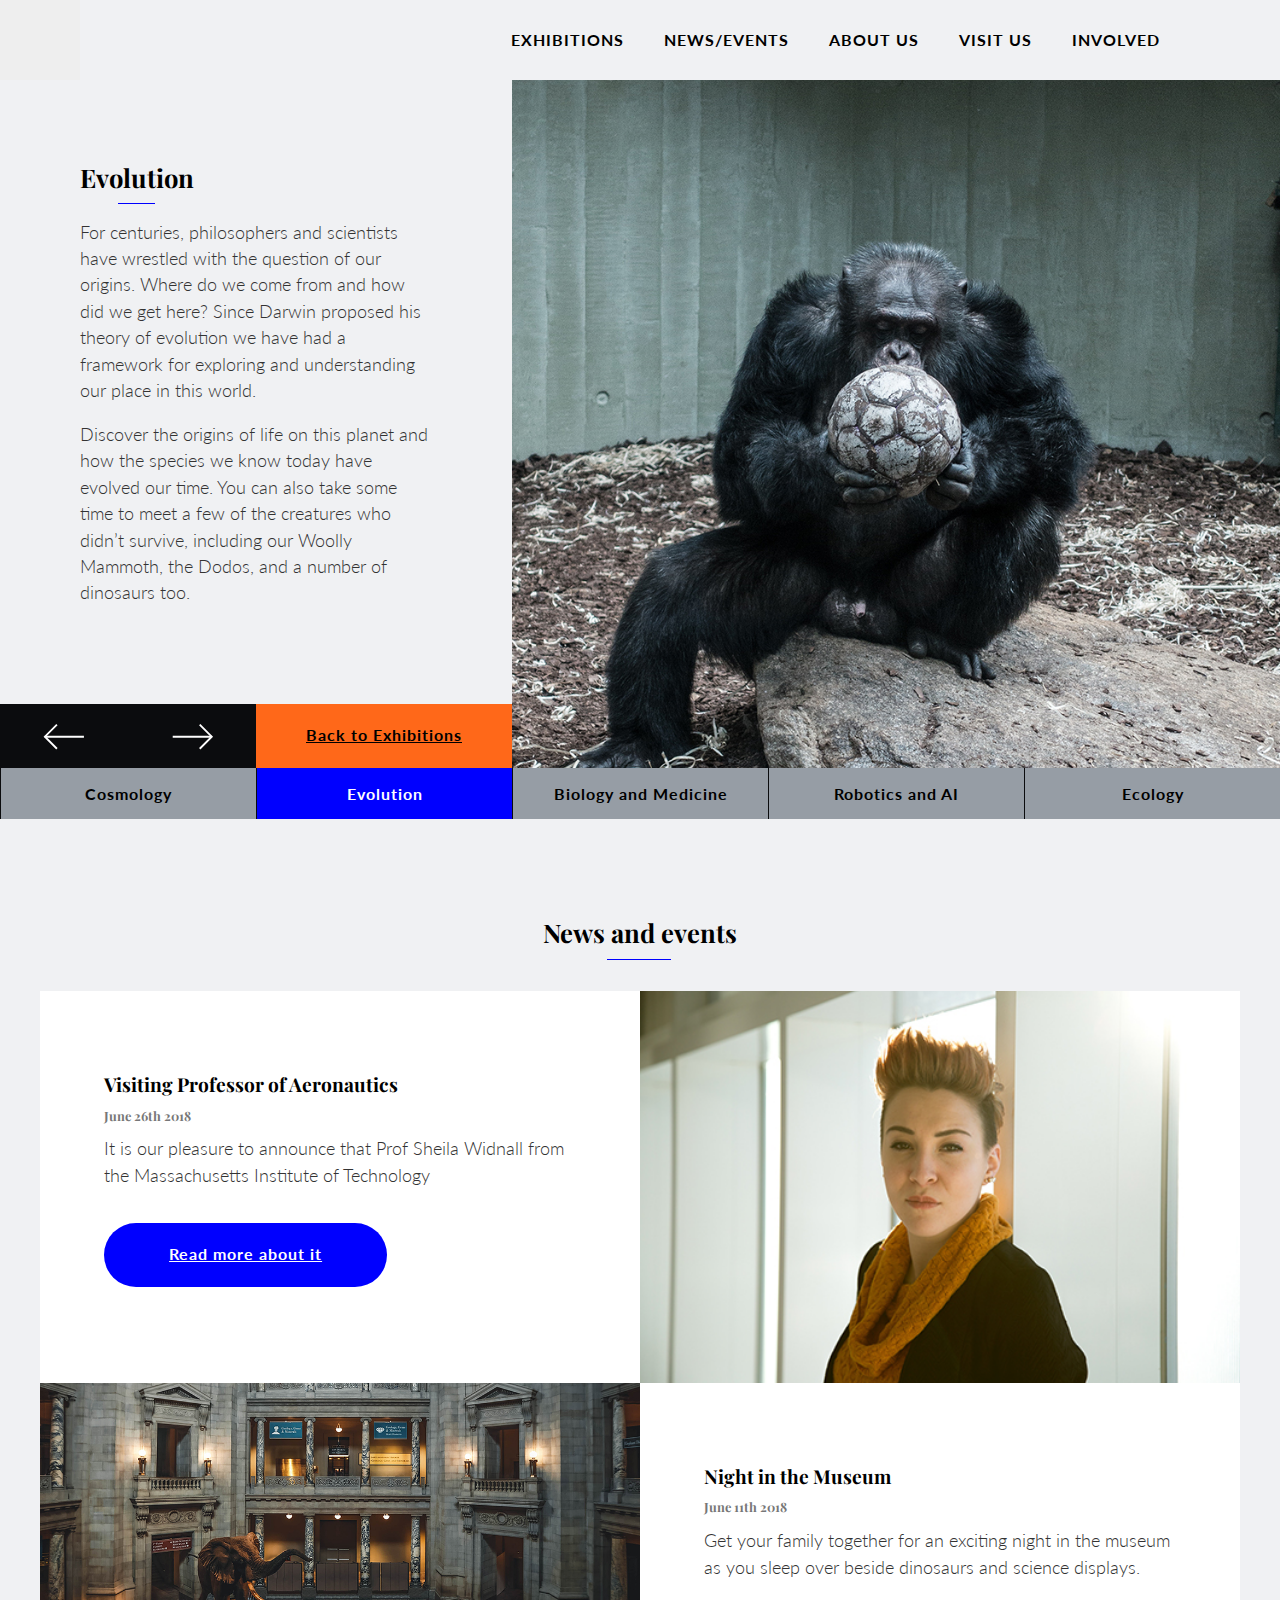
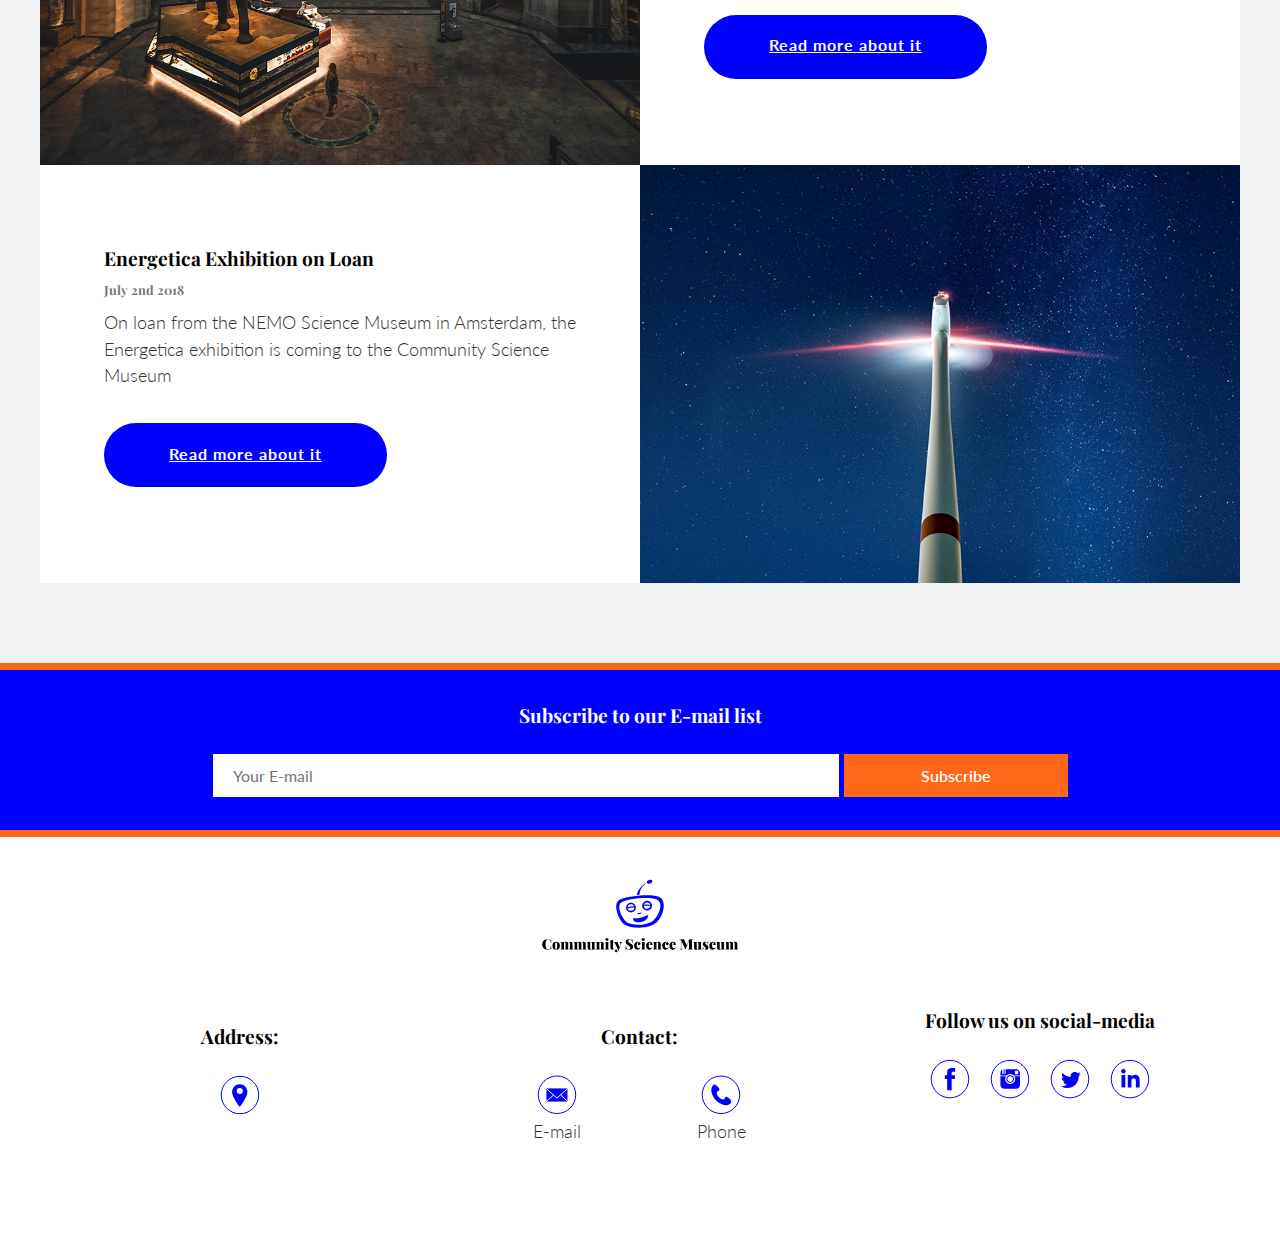
<file: exhibitions/evolution.html>
<!DOCTYPE html>
<html lang="en" dir="ltr">
  <head>
    <meta charset="utf-8">
    <meta name="viewport" content="width=device-width, initial-scale=1">
    <link rel="stylesheet" href="../css/stylesheet.css">
    <script src="../js/script.js"></script>
    <title>CSM</title>
  </head>
  <body id="page">

    <!-- HEADER -->
    <header>
      <nav class="navbar clearfix" id="myTopnav">
        <div class="logo" style="background-image: url(../images/logo.svg); ">
            <a class="logo-topp "href="index.html"></a>
        </div>
          <ul>
            <li> <a class="nav-item" title="INVOLVED" href="../involved.html">INVOLVED</a><li>
            <li> <a class="nav-item" title="VISIT US" href="../visit.html" >VISIT US</a><li>
            <li> <a class="nav-item" title="ABOUT US" href="../about.html" >ABOUT US</a><li>
            <li> <a class="nav-item" title="NEWS/EVENTS" href="../news.html" >NEWS/EVENTS</a><li>
            <li> <a class="nav-item" title="EXHIBITIONS" href="overview.html">EXHIBITIONS</a><li>
            <li> <a href="javascript:void(0);" class="icon" onclick="myFunction()">&#9776;</a></li>
          </ul>

       </nav>

    </header>

    <!-- TOP BANNER -->
    <!-- <section class="navigation-btn clearfix">
      <div>
        <a class="activebtn active" href="#"></a>
      </div>
      <div>
        <a class="activebtn" href="#"></a>
      </div>
      <div>
        <a class="activebtn" href="#"></a>
      </div>
      <div>
        <a class="activebtn" href="#"></a>
      </div>
      <div>
        <a class="activebtn" href="#"></a>
      </div>
    </section> -->



  <!-- EXHIBITION_FLEX -->
    <section class="container top clearfix">

      <div class="container-img left" style="background-image: url(../images/monkey-small.jpg); min-height: 30em;">
      </div>

      <div class="container-content">
          <!-- <h1 class="exhibition-h1">EXHIBITIONS</h1> -->
          <div class="container-topcontent">
          <h1 class="underline">Evolution</h1>
          <p>For centuries, philosophers and scientists have wrestled
             with the question of our origins. Where do we come from
             and how did we get here? Since Darwin proposed his theory
             of evolution we have had a framework for exploring and
             understanding our place in this world.</p>
          <p>Discover the origins of life on this planet and how the
            species we know today have evolved our time. You can also
             take some time to meet a few of the creatures who didn’t
             survive, including our Woolly Mammoth, the Dodos, and
            a number of dinosaurs too.</p>
          </div>
        <div class="container-buttons clearfix">
          <div>
            <a class="squarebtn left" href="cosmology.html"></a>
          </div>
          <div>
            <a class="squarebtn right" href="biology.html"></a>
          </div>
          <div>
            <a class="squarebtn back-to" href="index.html">Back to Exhibitions</a>
          </div>
        </div>
      </div>
    </section>

    <section class="all-exhibitions clearfix">
      <div class="all-exhibitions-btn clearfix">
        <a href="cosmology.html" class="exhibition-btn cosmology">Cosmology</a>
        <a href="evolution.html" class="exhibition-btn evolution active">Evolution</a>
        <a href="biology.html" class="exhibition-btn biology">Biology and Medicine</a>
        <a href="robotics.html" class="exhibition-btn robot">Robotics and AI</a>
        <a href="ecology.html" class="exhibition-btn ecology">Ecology</a>
      </div>
    </section>

    <!-- TARGETS -->
    <!-- <section class="explorers">
      <a class="target kids" href="#">Kids</a>
      <a class="target teachers" href="#">Teachers</a>
      <a class="target researchers" href="#">Researchers</a>
    </section> -->


    <!-- EXHIBITIONS -->


    <!-- NEWS AND EVENTS -->
    <section class="news-events">
      <div class="exhibition-txt">
        <h1 class="underline">News and events</h1>
      </div>

      <section class="container">
        <div class="container-img" style="background-image: url(../images/prof-sheila-widnall.jpg); min-height: 20em;">

        </div>
        <div class="container-txt">
          <h2>Visiting Professor of Aeronautics</h2>
          <h3>June 26th 2018</h3>
          <p>It is our pleasure to announce that Prof Sheila Widnall from the Massachusetts Institute of Technology </p>
          <a class="btn "href="#">Read more about it</a>
        </div>
      </section>

      <section class="container two">
        <div class="container-img two" style="background-image: url(../images/night-at-the-museum-small.jpg); min-height: 20em;">

        </div>
        <div class="container-txt two">
          <h2>Night in the Museum</h2>
          <h3>June 11th 2018</h3>
          <p>Get your family together for an exciting night in the museum as you sleep over beside dinosaurs and science displays.</p>
          <a class="btn "href="#">Read more about it</a>
        </div>
      </section>

      <section class="container">
        <div class="container-img" style="background-image: url(../images/wind-park-small.jpg); min-height: 20em;">

        </div>
        <div class="container-txt">
          <h2>Energetica Exhibition on Loan</h2>
          <h3>July 2nd 2018</h3>
          <p>On loan from the NEMO Science Museum in Amsterdam, the Energetica exhibition is coming to the Community Science Museum</p>
          <a class="btn "href="#">Read more about it</a>
        </div>
      </section>
    </section>



    <!-- SUBSCRIBE-FORM -->
    <section id="subscribe-form" class="subscribe">
     <form action="#" method="post">
       <h2>Subscribe to our E-mail list</h2>
       <input type="text" name="email" placeholder="Your E-mail">
       <input id="submit" type="submit" name="Subscribe" value="Subscribe" >
     </form>
    </section>

    <!-- FOOTER -->
    <section class="footer clearfix">
      <section class="center-logo">
        <img src="../images/center-logo.svg" alt="Community science museum" width="100%;">
      </section>
      <section class=" address wrap">
        <h2>Address:</h2>
        <p>Liarvegen 1 <br>4265 Håvik</p>
        <div class="map button">
          <a class="map" href="#" title="Link to map location"></a>
          <p>Map</p>
        </div>
      </section>
      <hr>
      <section class="contact wrap">
        <h2>Contact:</h2>
        <div class="button">
          <a class="e-mail" href="#" title="Link to e-mail"></a>
         <p>E-mail</p>
       </div>
        <div class="button">
          <a class="phone" href="#" title="Link to Call us"></a>
         <p>Phone</p>
       </div>
      </section>
      <hr>
      <section class="social-media-btns wrap">
        <h2>Follow us on social-media</h2>
        <div class="facebook icon button">
        </div>
        <div class="instagram icon button">
        </div>
        <div class="twitter icon button">
        </div>
        <div class="linkedin icon button">
        </div>
      </section>

      <hr>

    </section>


  </body>
</html>
</file>
<file: css/stylesheet.css>
@import url('https://fonts.googleapis.com/css?family=Lato:100,300,400|Playfair+Display:400,700');

/* font-family: 'Lato', sans-serif;
font-family: 'Playfair Display', serif; */

/* COLORS
#36343F dark grey
#043EF6 dark blue
#106EF5 lighter blue
#56F0D6 turkish
#BAF781 light green

#FF6819
#FF4519
#00f
#3FCC14
*/

/* GLOBAL STYLES */

html{
    box-sizing: border-box;
}

*, *:before, *:after {
    box-sizing: inherit;
}
#page {
  margin: 0;
}
.clearfix {
  overflow: auto;
}

h1, h2, h3, h4 {
  font-family: 'Playfair Display', serif;
  color: #000
}
h1 {
  font-size: 1.6em;
  margin: 0 0 1em 0;
}
h2 {
  font-size: 1.2em;
  margin-bottom: .5em;
}
h3 {
  font-size: .8em;
  color: #777;
  margin-top: 0;
}
h4 {
  font-size: .8em;
  margin: 0;
}
p {
  font-family: 'Lato', sans-serif;
  font-weight: 300;
  color: #333;
  font-size: 1.1em;
  margin-top: 0em;
  line-height: 1.5em;
}
hr {
  border: 1px solid #000;
  width: 50px;
}
a {
  font-family: 'Lato', sans-serif;
  font-weight: bold;
  letter-spacing: 1px;
  font-size: 1em;
  text-decoration: none;
  color: #000;
}
.heading-txt {
  padding-bottom: 2em;
}
a.target {
  font-size: 1em
}
a:hover {
  color: #000;
  background-color: #eee;
}
a:active {
  color: #000;
  background-color: #555;
}
.btn {
  display: block;
  position: relative;
  float: left;
  height: auto;
  width: 100%;
  padding: 1em 2em;
  border-radius: 50px;
  background-color: #00f;
  color: #fff;
  text-align: center;
  text-decoration: underline;
  margin: 1em 0em;
}
.btn.border {
  border: 1px solid #00f;
  background-color: #fff;
  color: #00f;
}
.btn:hover {
  background-color: #FF6819;
}
.btn:active {
  background-color: #ff4519;
}
.underline {
    display: inline-block;
    position: relative;
  }
.underline::after{
  content: "";
  height: .3em;
  width: 30%;
  background: #00f;
  position: absolute;
  left: 0;
  bottom: -.8em;
  margin-bottom: 5px;
 }

/* HEADER*/


.logo {
  background-position:center;
  background-repeat: no-repeat;
  background-size: 3em;
  display: inline-block;
  float: left;
  height: 5em;
  width: 5em;
  background-color: #00F;
}
.logo-topp {
  display: block;
  width: 5em;
  height: 5em;

}

header h1 {
  display: inline-block;
  float: left;
  font-size: 1em;
  text-align: center;
  padding: 1em .8em;
  margin: 0px;
}

/* NAVIGATION */
.navbar {
    width: 100%;
    background-color: #F0F1F3;
    padding-right: 100px;
    border bottom: 2px solid #333;
    overflow: hidden;
    position: fixed;
    top: 0;
    z-index: 5;
    height: 5em;
}

.navbar .icon {
    display: none;
}

.navbar ul {

    margin: 0;
    padding: 0px;

}


.navbar ul li {
    display: block;
 }

.navbar ul li a {
    float: right;
    padding: 20px;
    margin: 10px 0;
    font-weight: 700;
 }

.navbar ul li a:hover {
    background: #eee;
 }

.navbar ul li a:active {

    color: #EE8501;
 }


/* TOP-BANNER */
.topbanner{
  background-image: url(../images/science-museum.jpg);
  background-size: cover;
  background-repeat: no-repeat;
  background-position: center;
  height: 30em;
  margin-top: 50px;

}
.banner-content {
  display:flex;
  position: absolute;
  width: 80%;
  min-height: 5em;
  justify-content: center;
  padding: 2em;
  margin-top: 260px;
  margin-left: 10%;
  background-color: #fff;
}
.bannertext h1 {
  font-size: 1.2em;
}


a.target {
  text-decoration: none;
  /* padding: 10px; */
  display: inline-block;
  float: left;
  width: 33.3%;
  min-height: 2.5em;
  padding: .7em;
  text-align: center;
  color: #fff;
}
a.target.kids {
  background-color: #00f;
}
a.target.teachers {
  background-color: #FF6819;
}
a.target.researchers {
  background-color: #3FCC14;
}
.explorers {
  margin-bottom: 50px;
}
.heading-txt {
  padding: 2.5em;
}

/* EXHIBITIONS */

.exhibition-txt {
  /* margin-bottom: 3em; */
}
.exhibitions-list {
  /* margin-top: 3em; */
  padding-top: 3em;
}

.ex-btn {
  display: inline-block;
  position: relative;
  width: 100%;
  float: left;
  min-height: 8em;
  padding-top: 6em;
  justify-content: center;
  text-align: center;
  border: 1px solid #000;
  background-color: #fff;
  margin-top: -5px;
  background-size: 70px;
  background-repeat: no-repeat;
  background-position: center 20px;

}
.ex-btn.cosmology {
  background-image: url(../images/icons/cosmology.svg);
}
.ex-btn.evolution {
  background-image: url(../images/icons/evolution.svg);
}
.ex-btn.biology {
  background-image: url(../images/icons/biology.svg);
}
.ex-btn.robot {
  background-image: url(../images/icons/robot.svg);
  background-size: 50px;
}
.ex-btn.ecology {
  background-image: url(../images/icons/ecology.svg);
}
.ex-btn.young-stars {
  background-image: url(../images/icons/cosmology.svg);
}


/* NEWS AND EVENTS */

.news-events {
  background-color: #F0F1F3;
  min-height: 60em;
  padding: 7em 1em;
}
.container {
  display: block;
  width: 100%;
  min-height: 20em;
  background-color: #fff;
  margin-bottom: 2em;
  /* border: 1px solid red; */
}
.container-img {
  display: inline-block;
  background-size: cover;
  background-repeat: no-repeat;
  background-position: center;
  width: 100%;
  min-height: 200em;
}

.container-txt {
  display: inline-block;
  padding: 2em;
  width: 100%;
  justify-content: center;
}

.container.two {
    min-height: 20em;
}


/* FOOTER */
.footer {
  display: block;
  position: relative;
  text-align: center;
  align-items: center;
  background-color: #fff;
  padding: 2.5em;
}
.wrap {
  margin: 3em 0em;
}
.icon {
  display: inline-block;
  text-indent: -120px;
  /* position: 0 0; */
  padding: .7em .7em 0em .7em;
  margin: 0 .5em;
}
.button {
  display: inline-block;
  margin-top: 1em;
  width: 40%;
}

a.footer-btn {
    display: inline-block;
    position: relative;
}
a.map {
  display: inline-block;
  position: relative;
    background-image: url(../images/icons/map-small.svg);
    background-position: 0 0;
    background-repeat: no-repeat;
    height: 40px;
    width: 40px;
  }
a.map:hover {
  background: url(../images/icons/map-small.svg) -40px 0;
  }
a.map:active{
  background: url(../images/icons/map-small.svg) -80px 0;
  }
a.e-mail {
  display: inline-block;
  position: relative;
  background-image: url(../images/icons/e-mail.svg);
  background-position: 0 0;
  background-repeat: no-repeat;
  height: 40px;
  width: 40px;
  }
.e-mail:hover {
    background: url(../images/icons/e-mail.svg) -40px 0;
    }
.e-mail:active{
background: url(../images/icons/e-mail.svg) -80px 0;
}

a.phone {
display: inline-block;
position: relative;
background-image: url(../images/icons/phone.svg);
background-position: 0 0;
background-repeat: no-repeat;
height: 40px;
width: 40px;
}
.phone:hover {
background: url(../images/icons/phone.svg) -40px 0;
}
.phone:active{
background: url(../images/icons/phone.svg) -80px 0;
}


.facebook {
  width: 40px;
  height: 40px;
  background: url(../images/icons/social-media/face-small.svg)
}
.facebook:hover {
  background: url(../images/icons/social-media/face-small.svg) -40px 0;
  }
.facebook:active{
    background: url(../images/icons/social-media/face-small.svg) -80px 0;
    }
.instagram {
width: 40px;
height: 40px;
background: url(../images/icons/social-media/insta-small.svg)
    }
.instagram:hover {
background: url(../images/icons/social-media/insta-small.svg) -40px 0;
}
.instagram:active{
background: url(../images/icons/social-media/insta-small.svg) -80px 0;
}
.twitter {
width: 40px;
height: 40px;
background: url(../images/icons/social-media/twitter-small.svg)
}
.twitter:hover {
background: url(../images/icons/social-media/twitter-small.svg) -40px 0;
}
.twitter:active{
background: url(../images/icons/social-media/twitter-small.svg) -80px 0;
                }
.linkedin {
width: 40px;
height: 40px;
background: url(../images/icons/social-media/linked-small.svg)
}
.linkedin:hover {
background: url(../images/icons/social-media/linked-small.svg) -40px 0;
}
.linkedin:active{
background: url(../images/icons/social-media/linked-small.svg) -80px 0;
}

#subscribe-form {
  display: block;
  position: relative;
  width: 100%;
  background-color: #00f;
  padding: 2em;
  border-top: 7px solid #FF6819;
  border-bottom: 7px solid #FF6819;
}
form h2 {
  color: #fff;
  margin-top: 0;
}

input {
 height: auto;
 width: 100%;
 background-color: #fff;
 padding: 1em 2em;
 border: 1px solid #00f;
 font-family: 'Lato', sans-serif;
 font-weight: 400;
 font-size: 1em;
 color: #888;
 text-align: start;
 display: inline-block;
 /* margin: 10px; */
}
input[type=text] {
    padding: 12px 20px;
}
input#submit {
    background: #FF6819;
    color: #fff;
    /* border: 1px solid #00f; */
    font-family: 'Lato', sans-serif;
    font-size: 1.1em;
    font-weight: 600;
    border: none;
    text-align: center;
    margin-top: 1em;
    padding: 12px;
}
input:hover {
    background: #eee;
}
input:focus {
    background: #ddd;
    border: 2px #00f;
}
input#submit:hover{
    background-color: #ff6819;
}
input#submit:active{
    background-color: #ff4519;
}


/* EXIBITION PAGES */
.container-content {
    background-color: #F0F1F3;
}
h1.exhibition-h1 {
  color: #E6E6E8;
  font-size: 3.5em;
  text-align: center;
  margin-bottom: 0;
}
.container.top  {
  display: block;
  width: 100%;
  min-height: 600px;
  margin-bottom: 0;
  margin-top: 5em;
}
.container-topcontent {
  padding: 2.5em;
  display: block;
  width: 100%;
  height: auto;
}
.top-img {
    background-size: cover;
    background-repeat: no-repeat;
    background-position: center;
    height: 700px;
    margin-top: 5em;
  }


.squarebtn {
  display: inline-block;
  float: left;
  width: 25%;
  height: 4em;
  padding: 2em;
  background-color: #0B0C0E;
  text-align: center;
  }
.squarebtn a {
  width: 100%;
  height: 100%;
  padding: 1.3em;
  justify-content: center;
  }
.squarebtn.right, .squarebtn.left {
  background-size:contain;
  background-repeat: no-repeat;
  background-position: center;
  }
.squarebtn.right {
  background-image: url(../images/icons/arrow-right.svg);
}
.squarebtn.left {
  background-image: url(../images/icons/arrow-left.svg);
}
.squarebtn:hover {
  background-color: #00f;
}
.squarebtn:active {
  background-color: #FF4519;
}
.squarebtn.back-to {
  background-color: #FF6819;
  width: 50%;
  padding: 1.3em;
  text-decoration: underline;
}
.squarebtn.back-to:hover {
  background-color: #00F;
  color: #fff;
  text-decoration: underline;
}
.squarebtn.back-to:active {
  background-color: #FF4519;
  color: #fff;
}
.all-exhibitions {
  display: block;
  position: relative;
  width: 100%;
  height: auto;
  background-color: #F0F1F3;
}
.all-exhibitions-btn {
  padding: 2.5em;
}
a.exhibition-btn {
  display: block;
  padding: 2.5em;
  text-align: center;
  border-top: 1px solid #0B0C0E;
  background-color: #969DA5;
}
a.exhibition-btn:hover {
  background-color: #00f;
  color: #fff;
}
a.exhibition-btn:active {
  background-color: #FF4519;
  color: #fff;
}
.exhibition-btn.active {
  background-color: #00f;
  color: #fff;
}

/* ABOUT PAGE */


.about-main {
  display: block;
  width: 100%;
  height: auto;
  position: relative;
  /* padding-top: 1em; */
}
.about-img-large {
  display: block;
  width: 100%;
}
.img-large-two {
  display: none;
  width: 50%;
}
.img-large {
  display: inline-block;
  width: 100%;
}
.img-small {
  display: inline-block;
  width: 100%;
  margin: 2em 0;
}
.about-content{
  padding: 2.5em;
}

.image {
  background-image: url(../images/astronaut-small.jpg);
  background-size: cover;
  background-repeat: no-repeat;
  height: 15em;

}
a.squarebtn.cosmology {
  display: inline-block;
  background-color: #00f;
  width: 50%;
  height: 3em;
  padding: 1em;
  color: #fff;
  position: relative;
  top: 12em;
}
.button.about {
  width: 100%;
}
.email.about {
  display: inline-block;
  position: absolute;
  float: left;
}
.phone.about {
  display: inline-block;
  position: relative;
  float: left;
}


a.text-btn {
  display: inline-block;
  position: relative;
  float: left;
  height: 40px;
  width: auto;
  padding: .5em;
  text-decoration: underline;
}

/* NEWSPAGE */
a.filter-btn {
  display: inline-block;
  width: 15em;
  font-size: .7em;
  padding: 1em;
  border: 2px solid #00f;
  color: #000;
  text-align: center;
  border-radius: 50px;
  margin-bottom: 1em;
}
.filter-icon {
  display: none;
}
a.filter-icon-btn {
  display: inline-block;
  width: 20em;
  font-size: .7em;
  padding: 1em;
  border: 2px solid #00f;
  color: #000;
  text-align: center;
  border-radius: 50px;
  height: auto;
  margin: 0 1em 2em 0;
}
.btn-icon {
 display: block;
 width: 20%;
 margin: 0 auto;
}
.btn-icon.robot {
 width: 15%;
}

.filter-icon-btn:hover {
  background-color: #00f;
  color: #fff;
  text-decoration: underline;
}
.filter-icon-btn:active {
  background-color: #FF6819;
  color: #fff;
  text-decoration: underline;
  border-color: #FF6819;
}
.filter-btn:hover {
  background-color: #00f;
  color: #fff;
  text-decoration: underline;
}
.filter-btn:active {
  background-color: #FF6819;
  color: #fff;
  text-decoration: underline;
  border-color: #FF6819;
}

/* VISIT US PAGES */
h2.space {
  margin-top: 2em;
}
.btn.buy-tickets {
  background-color: #FF6819;
  /* #FF4519 */
}
.btn.buy-tickets:hover {
  background-color: #00f;
  /* #FF4519 */
}
.btn.buy-tickets:active {
  background-color: #FF4519;
}
/* MEDIA QUERIES */
/*NAVIGATION*/

@media screen and (max-width:900px) {
    .icon {
        text-indent: 0;
        /* width: 100px; */
        height: auto;
    }
    .navbar {
        padding-right: 10px;
    }
    .navbar a {
        display: none;
    }
    .navbar a.icon {
        float: right;
        padding-right: 10px;
        display: block;
    }
    .navbar.responsive {
        position: relative;
        height: auto;
    }
    .navbar.responsive .nav-item {
        float: none;
        display: block;
        text-align: center;
        border-bottom: 1px solid #333;
        font-size: 2em;
    }
}
    .navbar.responsive a.icon {
        position: absolute;
        right: 0;
        top: 0;
        /* background-color: #333; */
    }




@media screen and (min-width:769px) {

  /* breadcrumbs */
  .breadcrumbs {
    background-color: #fff;
    padding-top: 7em;
    display: block;
    width: 100%;
  }

  .number, .rule, .site-title {
    display: inline-block;
    float: left;
    text-align: center;
    padding: .8em;
  }
  a.number {
    background-color: #0B0C0E;
    font-family: 'Playfair Display', serif;
    font-size: .8em;
    color: #fff;
  }
  a.number.black {
    background-color: #fff;
    color: #0B0C0E;
  }

/* TOP-BANNER */
.topbanner{

  height: 35em;
  margin-top: 60px;

}
.banner-content {
  display:block;
  position: relative;
  width: 100%;
  min-height: 5em;
  padding-top: 23em;
  margin: 70px 0 0 0;
  text-align: center;
  background-color: rgba(255, 255, 255, 0);
}
.bannertext h1 {
  font-size: 2.5em;
  padding: 1em;
  color: #000;
  background-color: rgba(255, 255, 255, 0.8);
}
.heading-txt {}


/* EXPLORE */
.explorers {
  display: block;
  position: relative;
  height:
}

a.target {
  min-height: 7em;
  padding: .7em;
}
a.target {
  font-size: 1.2em;
  padding-top: 6em;
  background-repeat: no-repeat;
  background-position: center;
  background-size: 5em;
}
a.target.kids{
  background-image: url(../images/icons/kids.svg);
}
a.target.teachers {
  background-image: url(../images/icons/teachers.svg);
}
a.target.researchers {
    background-image: url(../images/icons/researchers.svg);;
}
.explorers {
  margin-bottom: 50px;
}

/* EXHIBITIONS */


.exhibitions {
  padding: 3em 7em 5em 7em;
}
.exhibition-txt {
  width: 70%;
  margin: 1em auto;
  text-align: center;
}
.underline::after{
  height: 1px;
  width: 33%;
  left: 33%;
  bottom: -.6em
}
.exhibitions-list {
  padding-top: .5em;
}
.ex-btn {
  width: 33.3%;
}



/* NEWS AND EVENTS */
.breadcrumbs.newspage {
  background-color: #F0F1F3;
}
.filter-icon {
  display: inline-block;
}
.filter {
  display: none;
}
.news-events {
  padding: 5em 2.5em;
}
.container {
  display: flex;
  flex-direction: column;
  position: relative;
  margin-bottom: 0;

}
.container-img {
  display: flex;
  flex-direction: column;
  width: 50%;
  height: 100%;
  position: absolute;
  right: 0;
}

.container-txt {
  display: flex;
  flex-direction: column;
  width: 50%;
  padding: 4em;
}

.container.two {
  height: 100%;
}
.container-img.two {
  position: relative;
  /* left: 0; */
  height: 382.325px;
}
.container-txt.two {
  position: absolute;
  right: 0;
  padding: 4em;
}

.news {
 padding: 3em 7em;
}
.newsandevents-txt {
  width: 100%;
  margin: 0 auto;
  text-align: center;
}

.article.one {
  width: 100%;
  display: block;
  position: relative;
  background-color: #eee;
  border: 1px solid red;
}
.article-img {
  width: 50%;
  display: inline-block;
  position: relative;
  float: left;
  height: 100%
}
.article-txt {
  width: 50%;
  display: inline-block;
  position: relative;
  float: left;
  padding: 2em;
}

/* SUBSCRIBE */
#subscribe-form{
  padding: 2em 15%;
}
form {
  width: 100%;
  text-align: center;
}
input {
 height: auto;
 width: 70%;
 padding: 1em 2em;

 font-size: 1em;

}

input#submit {
  width: 25%;
  font-size: 1em;
  font-weight: 600;
  padding: 12px 20px;
  margin-top: 1em;
}

/* FOOTER */
.footer {
  height: auto;
}
hr {
  display: none;
}

.center-logo {
  padding: 0 40%;
}

.address {
  width: 33.3%;
  display: inline-block;
  position: relative;
  float: left;
}
.address p {
  display: none;
}
.contact {
  width: 33.3%;
  display: inline-block;
  position: relative;
  float: left;
  /* text-align: left; */
}
/* .social-media-btns {
  width: 33.3%;
  display: inline-block;
  position: relative;
  float: left;
} */


/* EXHIBITIONS PAGES */
.container.top {
  margin-top: 5em;
}
.container-img.left {
  display: flex;
  flex-direction: column;
  width: 60%;
  height: 100%;
  position: absolute;
  right: 0;
}
.container-content{
  width: 40%;
  display: inline-block;
  position: relative;
  float: left;
  height: 100%;
  background-color: #F0F1F3;
}
.container-topcontent {
  width: 100%;
  display: inline-block;
  position: relative;
  float: left;
  padding: 5em;
}
.container-buttons{
  width: 100%;
  display: block;
  position: relative;
  float: left;
}
.squarebtn.back-to {
  margin-bottom: 0;
}
.all-exhibitions {
  display: block;
  position: relative;
  width: 100%;
  height: auto;
  background-color: #969DA5;
}
.all-exhibitions-btn {
  padding: 0;
}
a.exhibition-btn {
  display: inline-block;
  float: left;
  width: 20%;
  height: auto;
  padding: 1em;
  border-left: 1px solid #0B0C0E;
  border-top: none;
}

/* ABOUT US */

.about-main {
  padding: 1em 5em;
}
.about-img-large{
  display: block;
  float: left;
  width: 100%;
  height: auto;
  padding:
}
.img-large {
  max-width: 100%;
  height: auto;
}

.img-small {
  width: 50%;
  display: inline-block;
  float: left;
  padding: 0 2.5em;
}
.about-content {
  display: block;
  width: 100%;
  padding: 2.5em 2.5em;
}
.about-txt-left {
  width: 50%;
  display: inline-block;
  float: left;
  padding: 0 2.5em;
}
.about-txt-right {
  width: 50%;
  display: inline-block;
  float: left;
  padding: 0 2.5em;

}
.about-exhibitions {
  width: 100%;
  display: inline-block;
  float: right;
  padding-bottom: 2em;
}
.image {
  height: 30em;
}
a.squarebtn.cosmology {
  Top: 27em;
  }
.join {
      width: 100%;
      height: auto;
      padding-bottom: 2em;
  }
a.btn {
  display: block;
  width: 60%;
  height: 4em;
  padding: 1.3em;
  margin-right: 20%;
  margin-bottom: 2em;
}

.contact-us {
  display: block;
  position: relative;
  width: 100%;
}
.contact-email {
  display:inline-block;
  width: 40px;
}
}
.
@media screen and (min-width:1100px) {

  /* ABOUT US */
  .about-main {
    padding: 7em;
  }

.about-img-large {
  width: 50%;
}
.img-large-two {
  display: block;
  width: 50%;
}
.about-content {
  width: 50%;
  padding-right: 0;
  padding-top: 0;
}
.about-img-small{
  display: none;
}
.about-txt-left, .about-txt-right {
  width: 100%;
  display: inline-block;
  padding-right: 0;
}
.container-topcontent {
  width: 100%;
  display: inline-block;
  position: relative;
  float: left;
  padding-top: 7em;
}
}
</file>
